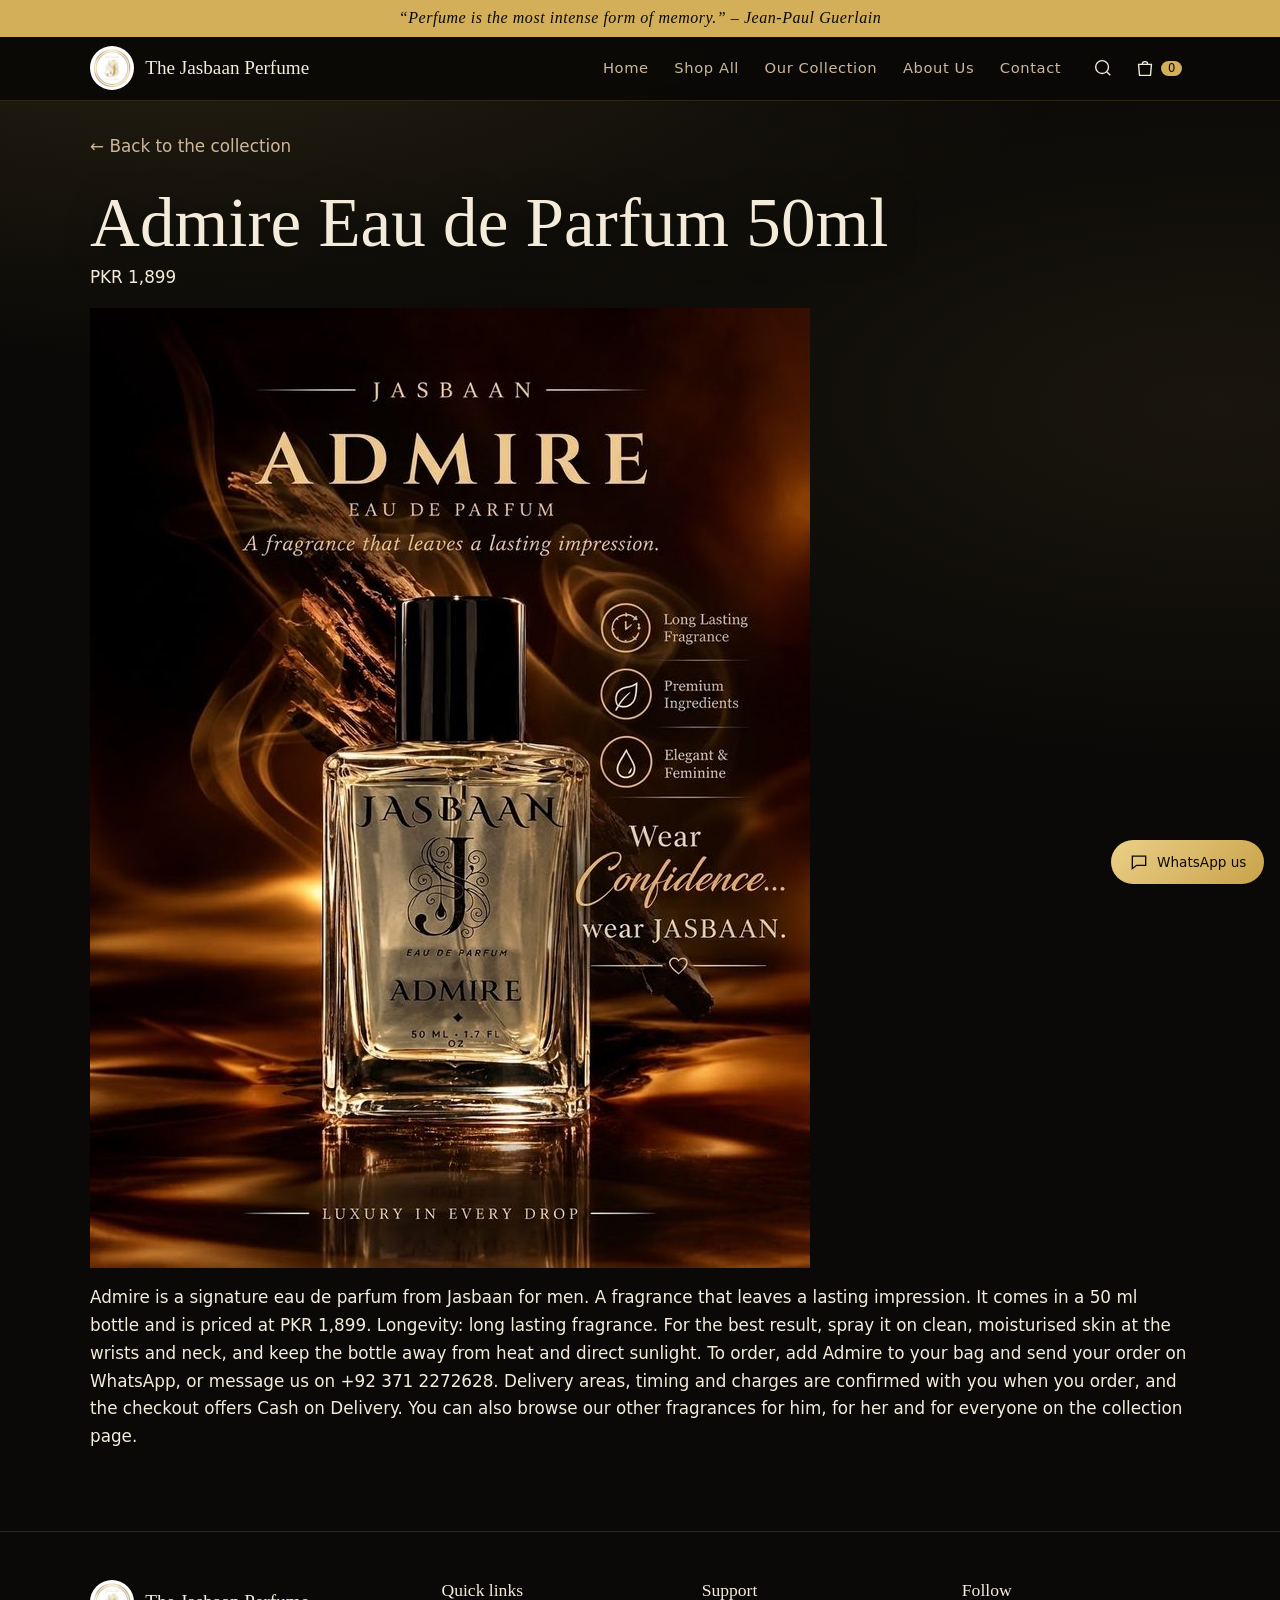
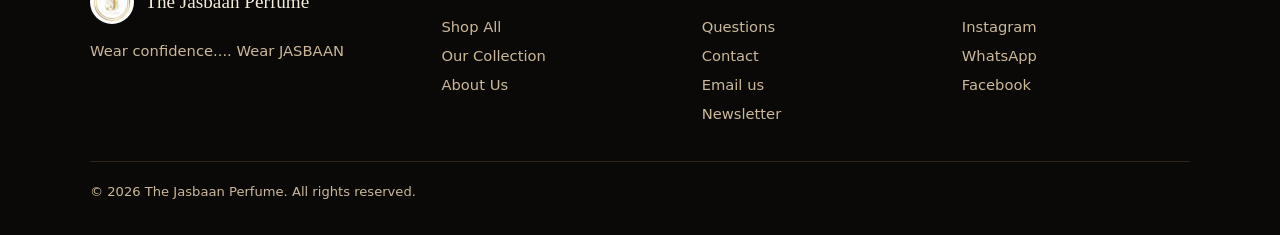
<file: admire.html>
<!DOCTYPE html>
<html lang="en">
<head>
<meta charset="utf-8">
<meta http-equiv="Content-Security-Policy" content="default-src 'self'; script-src 'self' 'sha256-PtdI6/36DhPdMEgjNWV5ExIEqFovVcjUHPeOyApfBhs='; style-src 'self' 'unsafe-inline' https://fonts.googleapis.com; font-src https://fonts.gstatic.com; img-src 'self' data:; media-src 'self'; connect-src https://script.google.com https://script.googleusercontent.com; object-src 'none'; base-uri 'none'; form-action 'none'">
<meta name="viewport" content="width=device-width, initial-scale=1, viewport-fit=cover">
<title>Admire Eau de Parfum 50ml | Jasbaan Perfume Pakistan</title>
<meta name="description" content="Admire eau de parfum, 50 ml, PKR 1,899. A fragrance that leaves a lasting impression. Order from The Jasbaan Perfume in Pakistan.">
<meta property="og:type" content="website">
<meta property="og:title" content="Admire Eau de Parfum 50ml | Jasbaan Perfume Pakistan">
<meta property="og:description" content="Admire eau de parfum, 50 ml, PKR 1,899. A fragrance that leaves a lasting impression. Order from The Jasbaan Perfume in Pakistan.">
<!-- Replace YOUR-DOMAIN with your real web address once hosted -->
<meta property="og:image" content="https://the-jasbaan-perfumes.vercel.app/images/admire.jpg">
<meta property="og:url" content="https://the-jasbaan-perfumes.vercel.app/admire.html">
<link rel="canonical" href="https://the-jasbaan-perfumes.vercel.app/admire.html">
<link rel="icon" href="images/logo.jpg">
<link rel="preconnect" href="https://fonts.googleapis.com"><link rel="preconnect" href="https://fonts.gstatic.com" crossorigin>
<link href="https://fonts.googleapis.com/css2?family=Bodoni+Moda:ital,opsz,wght@0,6..96,400;0,6..96,500;1,6..96,400&family=Jost:wght@300;400;500&display=swap" rel="stylesheet">
<link rel="stylesheet" href="style.css">
<script>document.documentElement.className='js'</script>
<script type="application/ld+json">{"@context": "https://schema.org", "@type": "Product", "name": "Admire Eau de Parfum 50ml", "image": "https://the-jasbaan-perfumes.vercel.app/images/admire.jpg", "description": "Admire is a signature eau de parfum from Jasbaan for men. A fragrance that leaves a lasting impression. It comes in a 50 ml bottle and is priced at PKR 1,899. Longevity: long lasting fragrance. For the best result, spray it on clean, moisturised skin at the wrists and neck, and keep the bottle away from heat and direct sunlight. To order, add Admire to your bag and send your order on WhatsApp, or message us on +92 371 2272628. Delivery areas, timing and charges are confirmed with you when you order, and the checkout offers Cash on Delivery. You can also browse our other fragrances for him, for her and for everyone on the collection page.", "brand": {"@type": "Brand", "name": "Jasbaan"}, "offers": {"@type": "Offer", "url": "https://the-jasbaan-perfumes.vercel.app/admire.html", "price": "1899", "priceCurrency": "PKR"}}</script>
</head>
<body data-product="admire">
<a class="skip" href="#pp">Skip to content</a>
<noscript><p class="ns">This store needs JavaScript. To order, message us on WhatsApp: <a href="https://wa.me/923712272628">+92 371 2272628</a>.</p></noscript>
<canvas id="dust" aria-hidden="true"></canvas><!-- gold sparkle background: delete this line to remove -->
<!-- Intro splash: delete this block to remove -->
<div id="intro">
 <div class="lg"><svg viewBox="0 0 200 200" aria-hidden="true"><circle class="r1" cx="100" cy="100" r="96"/><circle class="r2" cx="100" cy="100" r="88"/></svg><img src="images/logo.jpg" alt="Jasbaan logo"></div>
 <span>Wear confidence.... Wear JASBAAN</span>
 <button id="skip" type="button">Skip</button>
</div>
<!-- TOP BAR: famous perfume quotes rotate here. Edit QUOTES in script.js; the first one is shown below. -->
<div class="bar"><span>“Perfume is the most intense form of memory.” – Jean-Paul Guerlain</span></div>

<header class="hd">
 <div class="w nav">
  <button class="ico burger" id="burger" aria-label="Open menu" aria-expanded="false" aria-controls="menu"><svg viewBox="0 0 24 24" width="24" height="24" fill="none" stroke="currentColor" stroke-width="1.5"><path d="M3 7h18M3 12h18M3 17h18"/></svg></button>
  <a class="brand" href="index.html#top"><img src="images/logo.jpg" alt=""><span>The Jasbaan Perfume</span></a>
  <nav id="menu" aria-label="Main"><a href="index.html#top">Home</a><a href="index.html#shop">Shop All</a><a href="index.html#families">Our Collection</a><a href="index.html#story">About Us</a><a href="index.html#contact">Contact</a></nav>
  <div class="tools">
   <button class="ico" id="sbtn" aria-label="Search" aria-expanded="false"><svg viewBox="0 0 24 24" width="22" height="22" fill="none" stroke="currentColor" stroke-width="1.5"><circle cx="11" cy="11" r="7"/><path d="m20 20-4-4"/></svg></button>
   <button class="ico" id="cbtn" aria-label="Open shopping bag"><svg viewBox="0 0 24 24" width="22" height="22" fill="none" stroke="currentColor" stroke-width="1.5"><path d="M5 8h14l-1 12H6zM9 8a3 3 0 0 1 6 0"/></svg><b id="cnt">0</b></button>
  </div>
 </div>
 <div class="w srch" id="srch" hidden><input id="q" type="search" placeholder="Search fragrances" aria-label="Search fragrances"></div>
</header>

<main id="top" hidden>
 <section class="banner" aria-label="The Jasbaan collection">
  <div class="w bn">
   <div class="bn-l">
    <div class="bn-t sr"><small>LUXURY EAU DE PARFUM</small><h2>Discover Your Signature Scent</h2><p>Fragrances for him and for her, from fresh to oud.</p><a class="btn" href="index.html#shop">SHOP NOW</a></div>
    <img class="bn-shelf" src="images/banner-lineup.jpg" alt="The Jasbaan collection: seven eau de parfum bottles on white marble" width="960" height="214">
   </div>
   <figure class="bn-frame"><img class="bn-man" src="images/banner-man.jpg" alt="A man in a black suit and sunglasses from the Jasbaan Blue Sea ad" width="720" height="880"></figure>
  </div>
 </section>
 <section class="hero">
  <div class="w hg">
   <div class="sr">
    <h1>THE ART OF LEAVING AN IMPRESSION</h1>
    <p class="sub">Discover a fragrance that speaks before you do.</p>
    <p class="slogan">Wear confidence.... Wear JASBAAN</p>
    <div class="acts"><a class="btn" href="index.html#shop">SHOP COLLECTION</a><a class="btn ghost" href="index.html#story">DISCOVER JASBAAN</a></div>
   </div>
   <video class="himg" data-play muted playsinline preload="none" poster="images/hero-bottle.jpg" src="videos/liquid.mp4" aria-label="Golden liquid swirling around a Jasbaan perfume bottle"></video>
  </div>
 </section>

 <!-- Scrolling slogan strip: delete this block to remove -->
 <div class="mq" aria-hidden="true"><div><span>✦ Luxury in every drop</span><span>✦ Elegant. Timeless. Unforgettable.</span><span>✦ More than a scent. It’s a feeling.</span><span>✦ A fragrance that leaves a lasting impression.</span><span>✦ Luxury in every drop</span><span>✦ Elegant. Timeless. Unforgettable.</span><span>✦ More than a scent. It’s a feeling.</span><span>✦ A fragrance that leaves a lasting impression.</span></div></div>

 <div class="w trust sr"><div><b>9</b><span>Signature fragrances</span></div><div><b>50 ml</b><span>Eau de parfum</span></div><div><b>WhatsApp</b><span>Easy ordering</span></div><div><b>COD</b><span>Cash on delivery option</span></div></div>

 <section id="bundle" class="sec dark2"><div class="w" id="bundlebox"></div></section>

 <section id="shop" class="sec">
  <div class="w">
   <h2 class="sr">Featured Collection</h2>
   <p class="note">Browse for him, for her or for everyone. All prices are for a 50 ml eau de parfum, in Pakistani rupees.</p>
   <div class="ctl"><div class="tabs" id="tabs"></div><div class="chips" id="chips"></div>
    <select id="sort" aria-label="Sort by price"><option value="">Featured</option><option value="asc">Price: low to high</option><option value="desc">Price: high to low</option></select></div>
   <div id="grid"></div>
   <p id="none" hidden>No fragrances match your search.</p>
  </div>
 </section>

 <section id="story" class="sec ivory">
  <div class="w split">
   <div class="sr">
    <h2>MORE THAN A FRAGRANCE. A STATEMENT.</h2>
    <p>Jasbaan stands for confidence, individuality and the kind of impression people remember. It is a way of saying who you are before you say a word.</p>
    <p>Every Jasbaan fragrance is chosen to feel personal, whether you wear it every day or save it for the moments that matter.</p>
   </div>
   <img class="sr" src="images/box-gold.jpg" alt="Jasbaan Gucci Flora in a black and gold gift box with a thank-you card" loading="lazy">
  </div>
 </section>

 <section class="sec">
  <div class="w quote">
   <div class="arch sr"><video id="v2" data-play muted loop playsinline preload="none" poster="images/poster-peony.jpg" src="videos/peony.mp4" aria-label="Peony petals moving in a breeze"></video></div>
   <div class="sr"><blockquote>“Good perfume doesn’t just make you smell better, it makes you feel better.”</blockquote><p>A fragrance can’t change your past, but it can brighten your present and leave a beautiful impression on your future.</p></div>
  </div>
 </section>

 <section id="families" class="sec">
  <div class="w">
   <h2 class="sr">The Fragrance Experience</h2>
   <p class="note">General fragrance families to guide you. These are not the notes of any specific product. Edit freely.</p>
   <div class="fam sr">
    <div><h3>Woody</h3><p>Warm, grounded and quietly confident.</p></div>
    <div><h3>Floral</h3><p>Soft, expressive and timeless.</p></div>
    <div><h3>Fresh</h3><p>Clean, bright and effortless.</p></div>
    <div><h3>Amber</h3><p>Rich, glowing and enveloping.</p></div>
    <div><h3>Oriental</h3><p>Spiced, deep and unforgettable.</p></div>
   </div>
  </div>
 </section>

 <!-- WHY CHOOSE: only keep claims you can verify before publishing -->
 <section class="sec ivory">
  <div class="w">
   <h2 class="sr">Why Choose Jasbaan</h2>
   <div class="why sr">
    <div><svg viewBox="0 0 24 24" aria-hidden="true"><path d="M12 3l8 6-8 12L4 9z"/></svg><h3>Signature style</h3><p>A look and feel that is unmistakably Jasbaan.</p></div>
    <div><svg viewBox="0 0 24 24" aria-hidden="true"><path d="M12 3v18M3 12h18"/><circle cx="12" cy="12" r="4"/></svg><h3>Thoughtfully presented</h3><p>Each fragrance is presented with care.</p></div>
    <div><svg viewBox="0 0 24 24" aria-hidden="true"><rect x="4" y="9" width="16" height="11"/><path d="M12 9v11M4 13h16M12 9c-3-4-6-1-3 0M12 9c3-4 6-1 3 0"/></svg><h3>Premium gifting</h3><p>Beautiful boxes and a thank-you card.</p></div>
    <div><svg viewBox="0 0 24 24" aria-hidden="true"><path d="M4 5h16v11H9l-5 4z"/></svg><h3>Customer-focused service</h3><p>Message us any time for help choosing.</p></div>
   </div>
  </div>
 </section>

 <section class="promo">
  <img src="images/banner.jpg" alt="The Jasbaan lineup of luxury eau de parfum bottles on white marble" loading="lazy">
  <div class="pv"><video class="bgv" data-play data-clone muted loop playsinline preload="none" aria-hidden="true"></video><div class="w sr"><h2>YOUR PRESENCE. YOUR SIGNATURE.</h2><p>Find the fragrance that feels unmistakably you.</p><a class="btn" href="index.html#shop">EXPLORE THE COLLECTION</a></div></div>
 </section>

 <section class="sec">
  <div class="w revs">
   <h2 class="sr">What Customers Say</h2>
   <p class="note">Sample content. Replace with real customer reviews before publishing.</p>
   <div class="rev on"><blockquote>“A placeholder review about how the fragrance makes someone feel.”</blockquote><small>Sample customer</small></div>
   <div class="rev"><blockquote>“A placeholder review about the packaging and presentation.”</blockquote><small>Sample customer</small></div>
   <div class="rev"><blockquote>“A placeholder review about the service and delivery.”</blockquote><small>Sample customer</small></div>
   <div class="dots"><button class="btn ghost sm" id="rp" aria-label="Previous review">←</button><button class="btn ghost sm" id="rn" aria-label="Next review">→</button></div>
  </div>
 </section>

 <section id="newsletter" class="sec dark2">
  <div class="w">
   <h2 class="sr">Join the Jasbaan List</h2>
   <p class="note">We will only use your email to share news and offers. You can unsubscribe at any time. (Connect a service such as Mailchimp or Brevo for real subscriptions.)</p>
   <form class="nl" id="nl" novalidate><input id="em" type="email" placeholder="Your email address" aria-label="Email address" required maxlength="120" autocomplete="email"><button class="btn" type="submit">SUBSCRIBE</button></form>
   <p id="nlm" role="status"></p>
  </div>
 </section>

 <section id="faq" class="sec">
  <div class="w">
   <h2 class="sr">Questions</h2>
   <details><summary>How do I place an order?</summary><p>Add fragrances to your bag, choose Checkout and send your order request on WhatsApp. Your order is confirmed once we reply.</p></details>
   <details><summary>Do you deliver across Pakistan?</summary><p>[To be confirmed] Add your delivery areas, timings and fees here.</p></details>
   <details><summary>What payment options are available?</summary><p>Cash on Delivery is the default option at checkout. [Other payment methods to be confirmed]</p></details>
   <details><summary>What is your returns and exchange policy?</summary><p>[To be confirmed] Add your return and exchange terms here.</p></details>
   <details><summary>How do I choose a fragrance?</summary><p>Start with the family you are drawn to: floral, fresh, oud or something that simply feels like you. Message us on WhatsApp and we will help you choose.</p></details>
  </div>
 </section>

 <section id="contact" class="sec dark2">
  <div class="w">
   <h2 class="sr">Contact</h2>
   <ul class="ct">
    <li>WhatsApp: <a href="https://wa.me/923712272628" target="_blank" rel="noopener noreferrer">+92 371 2272628</a></li>
    <li>Instagram: <a href="https://www.instagram.com/the_jasbaan_perfumes" target="_blank" rel="noopener noreferrer">@the_jasbaan_perfumes</a></li>
    <li>Facebook: <a href="https://www.facebook.com/share/18ap85P8Tk/" target="_blank" rel="noopener noreferrer">Our Facebook page</a></li>
    <li>Email: <a href="mailto:thejasbaanperfumes@gmail.com">thejasbaanperfumes@gmail.com</a></li>
    <li>Address: [add your business address]</li>
   </ul>
  </div>
 </section>

 <section class="sec ig"><div class="w"><h2>Follow us on Instagram</h2><p class="note">See our fragrances and updates on @the_jasbaan_perfumes.</p><a class="btn" href="https://www.instagram.com/the_jasbaan_perfumes" target="_blank" rel="noopener noreferrer">FOLLOW ON INSTAGRAM</a></div></section>
</main>
<div id="pp"><div class="w pg"><a class="back" href="index.html#shop">← Back to the collection</a><h1>Admire Eau de Parfum 50ml</h1><p class="pr">PKR 1,899</p><img src="images/admire.jpg" alt="Admire Eau de Parfum 50ml by Jasbaan Perfume Pakistan"><p>Admire is a signature eau de parfum from Jasbaan for men. A fragrance that leaves a lasting impression. It comes in a 50 ml bottle and is priced at PKR 1,899. Longevity: long lasting fragrance. For the best result, spray it on clean, moisturised skin at the wrists and neck, and keep the bottle away from heat and direct sunlight. To order, add Admire to your bag and send your order on WhatsApp, or message us on +92 371 2272628. Delivery areas, timing and charges are confirmed with you when you order, and the checkout offers Cash on Delivery. You can also browse our other fragrances for him, for her and for everyone on the collection page.</p></div></div>

<footer>
 <div class="w">
  <div class="fg">
   <div><a class="brand" href="index.html#top"><img src="images/logo.jpg" alt=""><span>The Jasbaan Perfume</span></a><p>Wear confidence.... Wear JASBAAN</p></div>
   <div><h4>Quick links</h4><a href="index.html#shop">Shop All</a><a href="index.html#families">Our Collection</a><a href="index.html#story">About Us</a></div>
   <div><h4>Support</h4><a href="index.html#faq">Questions</a><a href="index.html#contact">Contact</a><a href="mailto:thejasbaanperfumes@gmail.com">Email us</a><a href="index.html#newsletter">Newsletter</a></div>
   <div><h4>Follow</h4><a href="https://www.instagram.com/the_jasbaan_perfumes" target="_blank" rel="noopener noreferrer">Instagram</a><a href="https://wa.me/923712272628" target="_blank" rel="noopener noreferrer">WhatsApp</a><a href="https://www.facebook.com/share/18ap85P8Tk/" target="_blank" rel="noopener noreferrer">Facebook</a></div>
  </div>
  <p class="copy">© 2026 The Jasbaan Perfume. All rights reserved.</p>
 </div>
</footer>

<a class="wa" href="https://wa.me/923712272628?text=Hello%20Jasbaan%2C%20I%20need%20help%20choosing%20a%20fragrance" target="_blank" rel="noopener noreferrer" aria-label="Chat on WhatsApp"><svg viewBox="0 0 24 24" aria-hidden="true"><path d="M4 5h16v11H9l-5 4z"/></svg><span>WhatsApp us</span></a>
<div id="ov"></div>
<aside id="cart" aria-label="Shopping bag" aria-hidden="true">
 <div class="ch"><h2>Your Bag</h2><button class="ico" id="cclose" aria-label="Close bag">×</button></div>
 <div id="items"></div>
 <div class="tot"><span>Subtotal</span><b id="sub">PKR 0</b></div>
 <button class="btn" id="chk">CHECKOUT</button>
</aside>
<dialog id="modal" aria-label="Details"></dialog>
<div id="toast" role="status" aria-live="polite"></div>
<script src="script.js"></script>
</body>
</html>
</file>
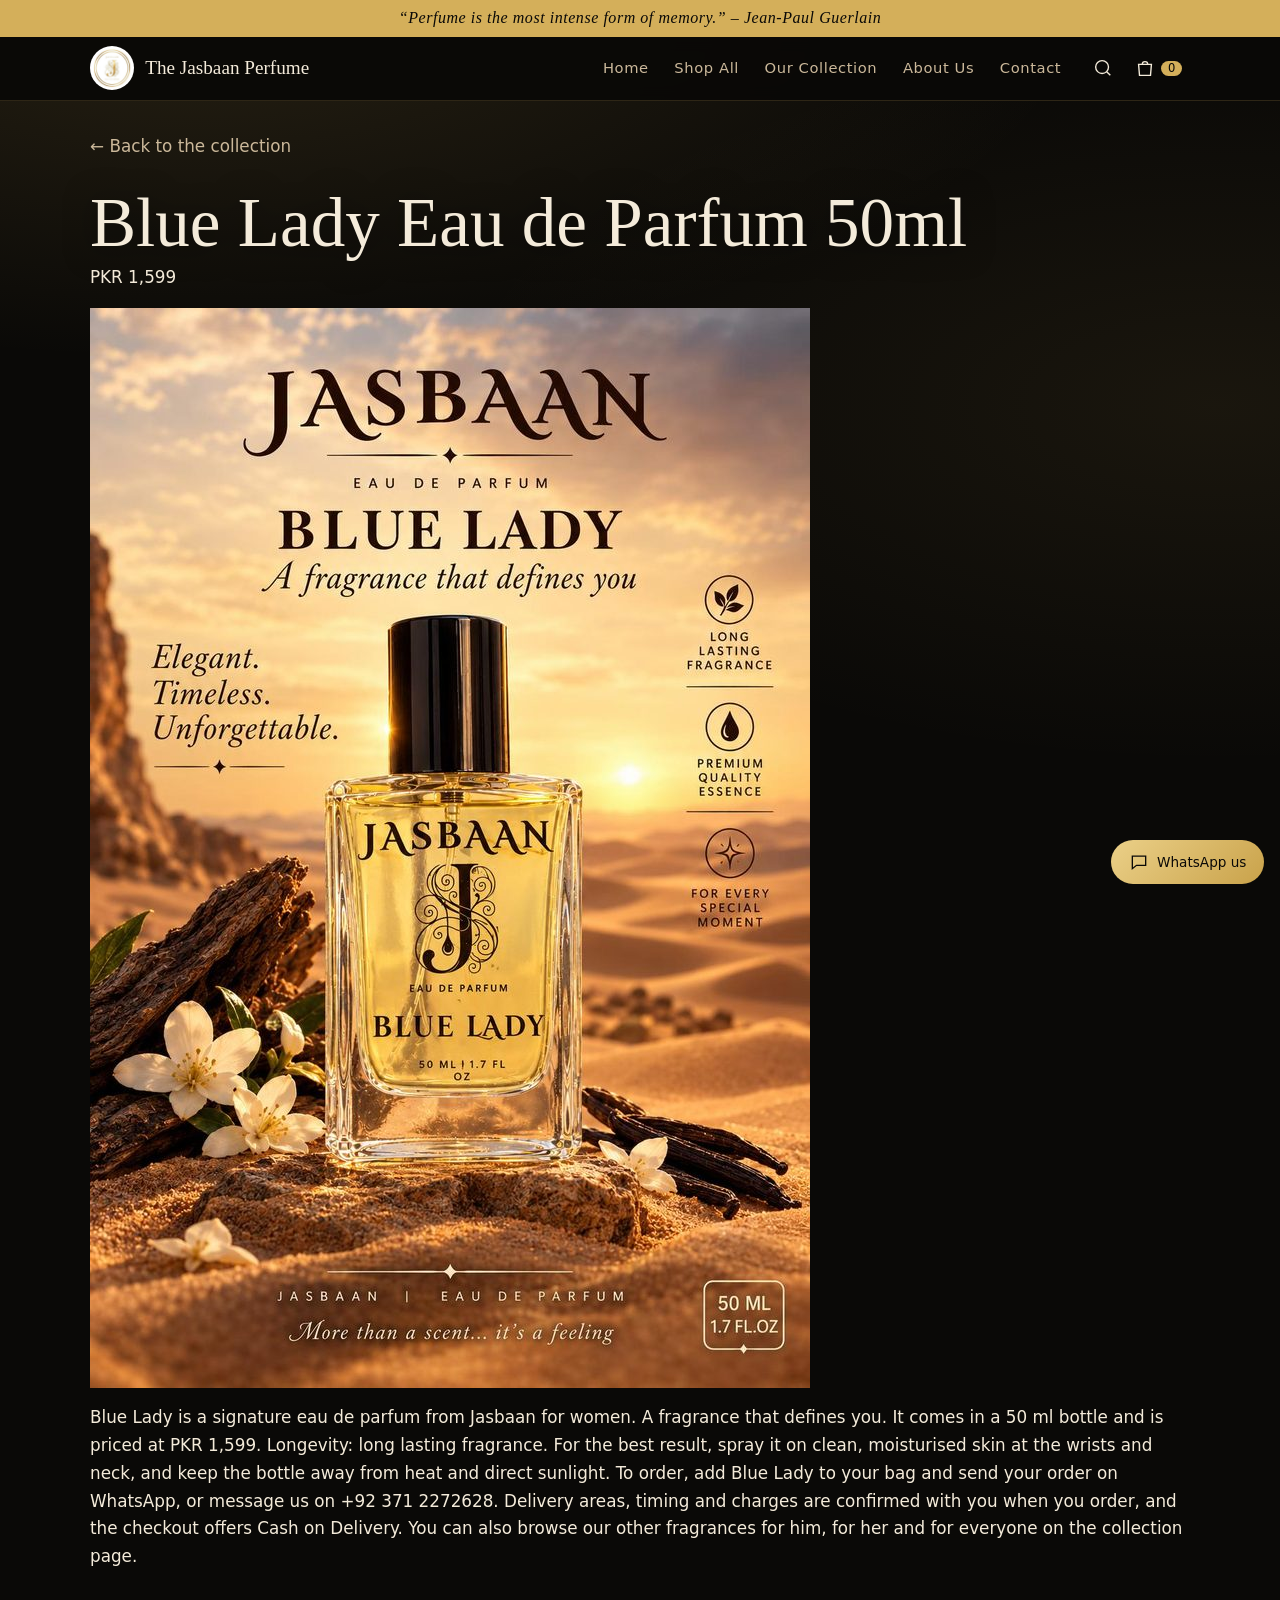
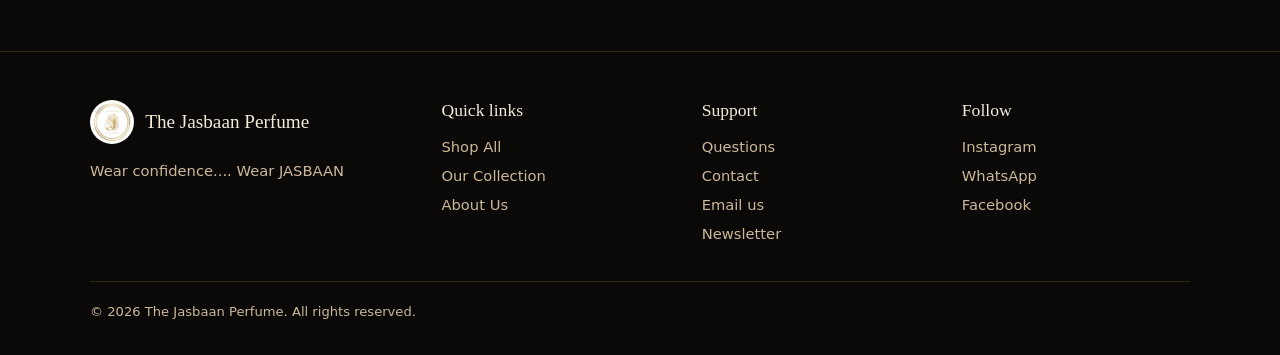
<file: blue-lady.html>
<!DOCTYPE html>
<html lang="en">
<head>
<meta charset="utf-8">
<meta http-equiv="Content-Security-Policy" content="default-src 'self'; script-src 'self' 'sha256-PtdI6/36DhPdMEgjNWV5ExIEqFovVcjUHPeOyApfBhs='; style-src 'self' 'unsafe-inline' https://fonts.googleapis.com; font-src https://fonts.gstatic.com; img-src 'self' data:; media-src 'self'; connect-src https://script.google.com https://script.googleusercontent.com; object-src 'none'; base-uri 'none'; form-action 'none'">
<meta name="viewport" content="width=device-width, initial-scale=1, viewport-fit=cover">
<title>Blue Lady Eau de Parfum 50ml | Jasbaan Perfume Pakistan</title>
<meta name="description" content="Blue Lady eau de parfum, 50 ml, PKR 1,599. A fragrance that defines you. Order from The Jasbaan Perfume in Pakistan.">
<meta property="og:type" content="website">
<meta property="og:title" content="Blue Lady Eau de Parfum 50ml | Jasbaan Perfume Pakistan">
<meta property="og:description" content="Blue Lady eau de parfum, 50 ml, PKR 1,599. A fragrance that defines you. Order from The Jasbaan Perfume in Pakistan.">
<!-- Replace YOUR-DOMAIN with your real web address once hosted -->
<meta property="og:image" content="https://the-jasbaan-perfumes.vercel.app/images/blue-lady.jpg">
<meta property="og:url" content="https://the-jasbaan-perfumes.vercel.app/blue-lady.html">
<link rel="canonical" href="https://the-jasbaan-perfumes.vercel.app/blue-lady.html">
<link rel="icon" href="images/logo.jpg">
<link rel="preconnect" href="https://fonts.googleapis.com"><link rel="preconnect" href="https://fonts.gstatic.com" crossorigin>
<link href="https://fonts.googleapis.com/css2?family=Bodoni+Moda:ital,opsz,wght@0,6..96,400;0,6..96,500;1,6..96,400&family=Jost:wght@300;400;500&display=swap" rel="stylesheet">
<link rel="stylesheet" href="style.css">
<script>document.documentElement.className='js'</script>
<script type="application/ld+json">{"@context": "https://schema.org", "@type": "Product", "name": "Blue Lady Eau de Parfum 50ml", "image": "https://the-jasbaan-perfumes.vercel.app/images/blue-lady.jpg", "description": "Blue Lady is a signature eau de parfum from Jasbaan for women. A fragrance that defines you. It comes in a 50 ml bottle and is priced at PKR 1,599. Longevity: long lasting fragrance. For the best result, spray it on clean, moisturised skin at the wrists and neck, and keep the bottle away from heat and direct sunlight. To order, add Blue Lady to your bag and send your order on WhatsApp, or message us on +92 371 2272628. Delivery areas, timing and charges are confirmed with you when you order, and the checkout offers Cash on Delivery. You can also browse our other fragrances for him, for her and for everyone on the collection page.", "brand": {"@type": "Brand", "name": "Jasbaan"}, "offers": {"@type": "Offer", "url": "https://the-jasbaan-perfumes.vercel.app/blue-lady.html", "price": "1599", "priceCurrency": "PKR"}}</script>
</head>
<body data-product="blue-lady">
<a class="skip" href="#pp">Skip to content</a>
<noscript><p class="ns">This store needs JavaScript. To order, message us on WhatsApp: <a href="https://wa.me/923712272628">+92 371 2272628</a>.</p></noscript>
<canvas id="dust" aria-hidden="true"></canvas><!-- gold sparkle background: delete this line to remove -->
<!-- Intro splash: delete this block to remove -->
<div id="intro">
 <div class="lg"><svg viewBox="0 0 200 200" aria-hidden="true"><circle class="r1" cx="100" cy="100" r="96"/><circle class="r2" cx="100" cy="100" r="88"/></svg><img src="images/logo.jpg" alt="Jasbaan logo"></div>
 <span>Wear confidence.... Wear JASBAAN</span>
 <button id="skip" type="button">Skip</button>
</div>
<!-- TOP BAR: famous perfume quotes rotate here. Edit QUOTES in script.js; the first one is shown below. -->
<div class="bar"><span>“Perfume is the most intense form of memory.” – Jean-Paul Guerlain</span></div>

<header class="hd">
 <div class="w nav">
  <button class="ico burger" id="burger" aria-label="Open menu" aria-expanded="false" aria-controls="menu"><svg viewBox="0 0 24 24" width="24" height="24" fill="none" stroke="currentColor" stroke-width="1.5"><path d="M3 7h18M3 12h18M3 17h18"/></svg></button>
  <a class="brand" href="index.html#top"><img src="images/logo.jpg" alt=""><span>The Jasbaan Perfume</span></a>
  <nav id="menu" aria-label="Main"><a href="index.html#top">Home</a><a href="index.html#shop">Shop All</a><a href="index.html#families">Our Collection</a><a href="index.html#story">About Us</a><a href="index.html#contact">Contact</a></nav>
  <div class="tools">
   <button class="ico" id="sbtn" aria-label="Search" aria-expanded="false"><svg viewBox="0 0 24 24" width="22" height="22" fill="none" stroke="currentColor" stroke-width="1.5"><circle cx="11" cy="11" r="7"/><path d="m20 20-4-4"/></svg></button>
   <button class="ico" id="cbtn" aria-label="Open shopping bag"><svg viewBox="0 0 24 24" width="22" height="22" fill="none" stroke="currentColor" stroke-width="1.5"><path d="M5 8h14l-1 12H6zM9 8a3 3 0 0 1 6 0"/></svg><b id="cnt">0</b></button>
  </div>
 </div>
 <div class="w srch" id="srch" hidden><input id="q" type="search" placeholder="Search fragrances" aria-label="Search fragrances"></div>
</header>

<main id="top" hidden>
 <section class="banner" aria-label="The Jasbaan collection">
  <div class="w bn">
   <div class="bn-l">
    <div class="bn-t sr"><small>LUXURY EAU DE PARFUM</small><h2>Discover Your Signature Scent</h2><p>Fragrances for him and for her, from fresh to oud.</p><a class="btn" href="index.html#shop">SHOP NOW</a></div>
    <img class="bn-shelf" src="images/banner-lineup.jpg" alt="The Jasbaan collection: seven eau de parfum bottles on white marble" width="960" height="214">
   </div>
   <figure class="bn-frame"><img class="bn-man" src="images/banner-man.jpg" alt="A man in a black suit and sunglasses from the Jasbaan Blue Sea ad" width="720" height="880"></figure>
  </div>
 </section>
 <section class="hero">
  <div class="w hg">
   <div class="sr">
    <h1>THE ART OF LEAVING AN IMPRESSION</h1>
    <p class="sub">Discover a fragrance that speaks before you do.</p>
    <p class="slogan">Wear confidence.... Wear JASBAAN</p>
    <div class="acts"><a class="btn" href="index.html#shop">SHOP COLLECTION</a><a class="btn ghost" href="index.html#story">DISCOVER JASBAAN</a></div>
   </div>
   <video class="himg" data-play muted playsinline preload="none" poster="images/hero-bottle.jpg" src="videos/liquid.mp4" aria-label="Golden liquid swirling around a Jasbaan perfume bottle"></video>
  </div>
 </section>

 <!-- Scrolling slogan strip: delete this block to remove -->
 <div class="mq" aria-hidden="true"><div><span>✦ Luxury in every drop</span><span>✦ Elegant. Timeless. Unforgettable.</span><span>✦ More than a scent. It’s a feeling.</span><span>✦ A fragrance that leaves a lasting impression.</span><span>✦ Luxury in every drop</span><span>✦ Elegant. Timeless. Unforgettable.</span><span>✦ More than a scent. It’s a feeling.</span><span>✦ A fragrance that leaves a lasting impression.</span></div></div>

 <div class="w trust sr"><div><b>9</b><span>Signature fragrances</span></div><div><b>50 ml</b><span>Eau de parfum</span></div><div><b>WhatsApp</b><span>Easy ordering</span></div><div><b>COD</b><span>Cash on delivery option</span></div></div>

 <section id="bundle" class="sec dark2"><div class="w" id="bundlebox"></div></section>

 <section id="shop" class="sec">
  <div class="w">
   <h2 class="sr">Featured Collection</h2>
   <p class="note">Browse for him, for her or for everyone. All prices are for a 50 ml eau de parfum, in Pakistani rupees.</p>
   <div class="ctl"><div class="tabs" id="tabs"></div><div class="chips" id="chips"></div>
    <select id="sort" aria-label="Sort by price"><option value="">Featured</option><option value="asc">Price: low to high</option><option value="desc">Price: high to low</option></select></div>
   <div id="grid"></div>
   <p id="none" hidden>No fragrances match your search.</p>
  </div>
 </section>

 <section id="story" class="sec ivory">
  <div class="w split">
   <div class="sr">
    <h2>MORE THAN A FRAGRANCE. A STATEMENT.</h2>
    <p>Jasbaan stands for confidence, individuality and the kind of impression people remember. It is a way of saying who you are before you say a word.</p>
    <p>Every Jasbaan fragrance is chosen to feel personal, whether you wear it every day or save it for the moments that matter.</p>
   </div>
   <img class="sr" src="images/box-gold.jpg" alt="Jasbaan Gucci Flora in a black and gold gift box with a thank-you card" loading="lazy">
  </div>
 </section>

 <section class="sec">
  <div class="w quote">
   <div class="arch sr"><video id="v2" data-play muted loop playsinline preload="none" poster="images/poster-peony.jpg" src="videos/peony.mp4" aria-label="Peony petals moving in a breeze"></video></div>
   <div class="sr"><blockquote>“Good perfume doesn’t just make you smell better, it makes you feel better.”</blockquote><p>A fragrance can’t change your past, but it can brighten your present and leave a beautiful impression on your future.</p></div>
  </div>
 </section>

 <section id="families" class="sec">
  <div class="w">
   <h2 class="sr">The Fragrance Experience</h2>
   <p class="note">General fragrance families to guide you. These are not the notes of any specific product. Edit freely.</p>
   <div class="fam sr">
    <div><h3>Woody</h3><p>Warm, grounded and quietly confident.</p></div>
    <div><h3>Floral</h3><p>Soft, expressive and timeless.</p></div>
    <div><h3>Fresh</h3><p>Clean, bright and effortless.</p></div>
    <div><h3>Amber</h3><p>Rich, glowing and enveloping.</p></div>
    <div><h3>Oriental</h3><p>Spiced, deep and unforgettable.</p></div>
   </div>
  </div>
 </section>

 <!-- WHY CHOOSE: only keep claims you can verify before publishing -->
 <section class="sec ivory">
  <div class="w">
   <h2 class="sr">Why Choose Jasbaan</h2>
   <div class="why sr">
    <div><svg viewBox="0 0 24 24" aria-hidden="true"><path d="M12 3l8 6-8 12L4 9z"/></svg><h3>Signature style</h3><p>A look and feel that is unmistakably Jasbaan.</p></div>
    <div><svg viewBox="0 0 24 24" aria-hidden="true"><path d="M12 3v18M3 12h18"/><circle cx="12" cy="12" r="4"/></svg><h3>Thoughtfully presented</h3><p>Each fragrance is presented with care.</p></div>
    <div><svg viewBox="0 0 24 24" aria-hidden="true"><rect x="4" y="9" width="16" height="11"/><path d="M12 9v11M4 13h16M12 9c-3-4-6-1-3 0M12 9c3-4 6-1 3 0"/></svg><h3>Premium gifting</h3><p>Beautiful boxes and a thank-you card.</p></div>
    <div><svg viewBox="0 0 24 24" aria-hidden="true"><path d="M4 5h16v11H9l-5 4z"/></svg><h3>Customer-focused service</h3><p>Message us any time for help choosing.</p></div>
   </div>
  </div>
 </section>

 <section class="promo">
  <img src="images/banner.jpg" alt="The Jasbaan lineup of luxury eau de parfum bottles on white marble" loading="lazy">
  <div class="pv"><video class="bgv" data-play data-clone muted loop playsinline preload="none" aria-hidden="true"></video><div class="w sr"><h2>YOUR PRESENCE. YOUR SIGNATURE.</h2><p>Find the fragrance that feels unmistakably you.</p><a class="btn" href="index.html#shop">EXPLORE THE COLLECTION</a></div></div>
 </section>

 <section class="sec">
  <div class="w revs">
   <h2 class="sr">What Customers Say</h2>
   <p class="note">Sample content. Replace with real customer reviews before publishing.</p>
   <div class="rev on"><blockquote>“A placeholder review about how the fragrance makes someone feel.”</blockquote><small>Sample customer</small></div>
   <div class="rev"><blockquote>“A placeholder review about the packaging and presentation.”</blockquote><small>Sample customer</small></div>
   <div class="rev"><blockquote>“A placeholder review about the service and delivery.”</blockquote><small>Sample customer</small></div>
   <div class="dots"><button class="btn ghost sm" id="rp" aria-label="Previous review">←</button><button class="btn ghost sm" id="rn" aria-label="Next review">→</button></div>
  </div>
 </section>

 <section id="newsletter" class="sec dark2">
  <div class="w">
   <h2 class="sr">Join the Jasbaan List</h2>
   <p class="note">We will only use your email to share news and offers. You can unsubscribe at any time. (Connect a service such as Mailchimp or Brevo for real subscriptions.)</p>
   <form class="nl" id="nl" novalidate><input id="em" type="email" placeholder="Your email address" aria-label="Email address" required maxlength="120" autocomplete="email"><button class="btn" type="submit">SUBSCRIBE</button></form>
   <p id="nlm" role="status"></p>
  </div>
 </section>

 <section id="faq" class="sec">
  <div class="w">
   <h2 class="sr">Questions</h2>
   <details><summary>How do I place an order?</summary><p>Add fragrances to your bag, choose Checkout and send your order request on WhatsApp. Your order is confirmed once we reply.</p></details>
   <details><summary>Do you deliver across Pakistan?</summary><p>[To be confirmed] Add your delivery areas, timings and fees here.</p></details>
   <details><summary>What payment options are available?</summary><p>Cash on Delivery is the default option at checkout. [Other payment methods to be confirmed]</p></details>
   <details><summary>What is your returns and exchange policy?</summary><p>[To be confirmed] Add your return and exchange terms here.</p></details>
   <details><summary>How do I choose a fragrance?</summary><p>Start with the family you are drawn to: floral, fresh, oud or something that simply feels like you. Message us on WhatsApp and we will help you choose.</p></details>
  </div>
 </section>

 <section id="contact" class="sec dark2">
  <div class="w">
   <h2 class="sr">Contact</h2>
   <ul class="ct">
    <li>WhatsApp: <a href="https://wa.me/923712272628" target="_blank" rel="noopener noreferrer">+92 371 2272628</a></li>
    <li>Instagram: <a href="https://www.instagram.com/the_jasbaan_perfumes" target="_blank" rel="noopener noreferrer">@the_jasbaan_perfumes</a></li>
    <li>Facebook: <a href="https://www.facebook.com/share/18ap85P8Tk/" target="_blank" rel="noopener noreferrer">Our Facebook page</a></li>
    <li>Email: <a href="mailto:thejasbaanperfumes@gmail.com">thejasbaanperfumes@gmail.com</a></li>
    <li>Address: [add your business address]</li>
   </ul>
  </div>
 </section>

 <section class="sec ig"><div class="w"><h2>Follow us on Instagram</h2><p class="note">See our fragrances and updates on @the_jasbaan_perfumes.</p><a class="btn" href="https://www.instagram.com/the_jasbaan_perfumes" target="_blank" rel="noopener noreferrer">FOLLOW ON INSTAGRAM</a></div></section>
</main>
<div id="pp"><div class="w pg"><a class="back" href="index.html#shop">← Back to the collection</a><h1>Blue Lady Eau de Parfum 50ml</h1><p class="pr">PKR 1,599</p><img src="images/blue-lady.jpg" alt="Blue Lady Eau de Parfum 50ml by Jasbaan Perfume Pakistan"><p>Blue Lady is a signature eau de parfum from Jasbaan for women. A fragrance that defines you. It comes in a 50 ml bottle and is priced at PKR 1,599. Longevity: long lasting fragrance. For the best result, spray it on clean, moisturised skin at the wrists and neck, and keep the bottle away from heat and direct sunlight. To order, add Blue Lady to your bag and send your order on WhatsApp, or message us on +92 371 2272628. Delivery areas, timing and charges are confirmed with you when you order, and the checkout offers Cash on Delivery. You can also browse our other fragrances for him, for her and for everyone on the collection page.</p></div></div>

<footer>
 <div class="w">
  <div class="fg">
   <div><a class="brand" href="index.html#top"><img src="images/logo.jpg" alt=""><span>The Jasbaan Perfume</span></a><p>Wear confidence.... Wear JASBAAN</p></div>
   <div><h4>Quick links</h4><a href="index.html#shop">Shop All</a><a href="index.html#families">Our Collection</a><a href="index.html#story">About Us</a></div>
   <div><h4>Support</h4><a href="index.html#faq">Questions</a><a href="index.html#contact">Contact</a><a href="mailto:thejasbaanperfumes@gmail.com">Email us</a><a href="index.html#newsletter">Newsletter</a></div>
   <div><h4>Follow</h4><a href="https://www.instagram.com/the_jasbaan_perfumes" target="_blank" rel="noopener noreferrer">Instagram</a><a href="https://wa.me/923712272628" target="_blank" rel="noopener noreferrer">WhatsApp</a><a href="https://www.facebook.com/share/18ap85P8Tk/" target="_blank" rel="noopener noreferrer">Facebook</a></div>
  </div>
  <p class="copy">© 2026 The Jasbaan Perfume. All rights reserved.</p>
 </div>
</footer>

<a class="wa" href="https://wa.me/923712272628?text=Hello%20Jasbaan%2C%20I%20need%20help%20choosing%20a%20fragrance" target="_blank" rel="noopener noreferrer" aria-label="Chat on WhatsApp"><svg viewBox="0 0 24 24" aria-hidden="true"><path d="M4 5h16v11H9l-5 4z"/></svg><span>WhatsApp us</span></a>
<div id="ov"></div>
<aside id="cart" aria-label="Shopping bag" aria-hidden="true">
 <div class="ch"><h2>Your Bag</h2><button class="ico" id="cclose" aria-label="Close bag">×</button></div>
 <div id="items"></div>
 <div class="tot"><span>Subtotal</span><b id="sub">PKR 0</b></div>
 <button class="btn" id="chk">CHECKOUT</button>
</aside>
<dialog id="modal" aria-label="Details"></dialog>
<div id="toast" role="status" aria-live="polite"></div>
<script src="script.js"></script>
</body>
</html>
</file>
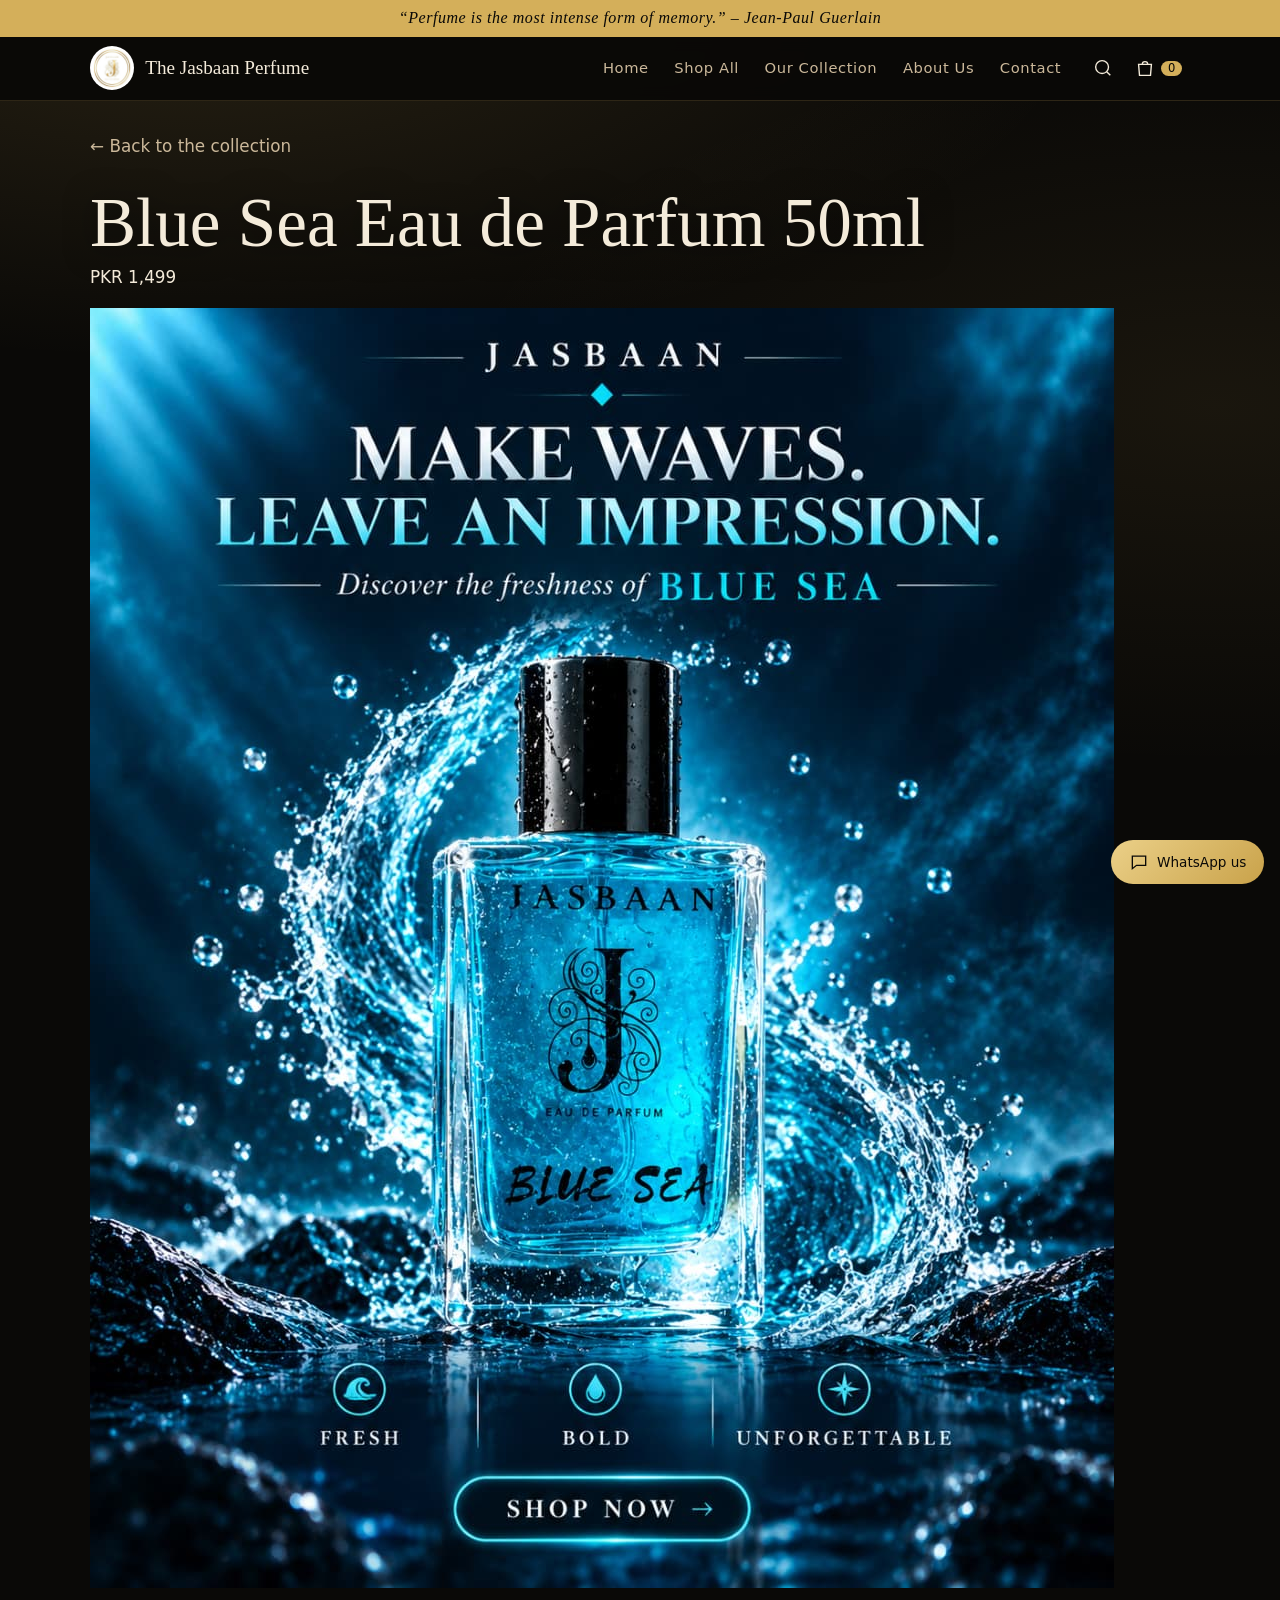
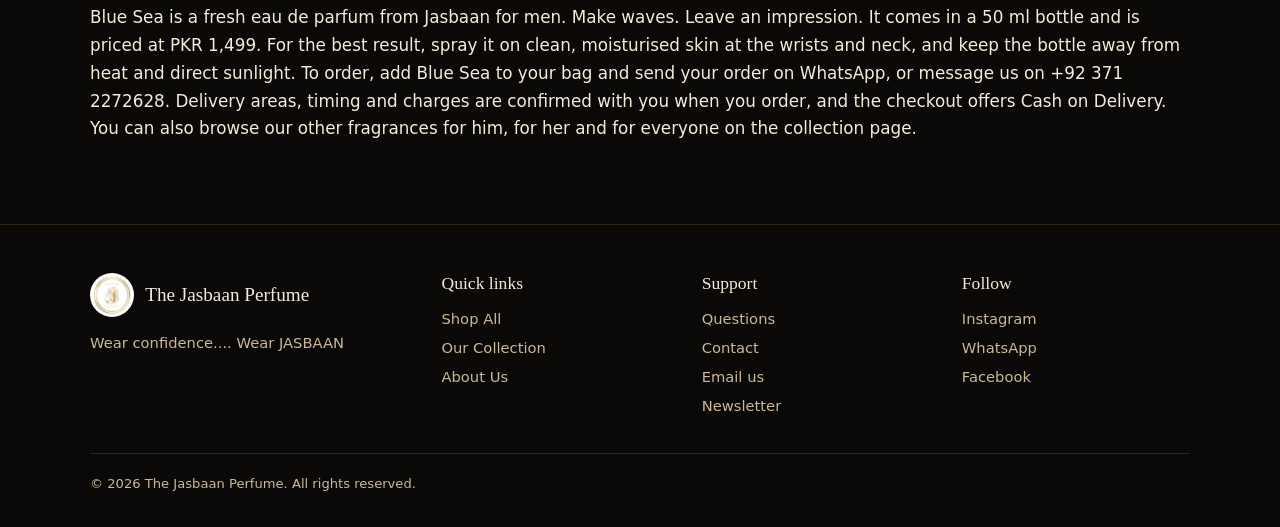
<file: blue-sea.html>
<!DOCTYPE html>
<html lang="en">
<head>
<meta charset="utf-8">
<meta http-equiv="Content-Security-Policy" content="default-src 'self'; script-src 'self' 'sha256-PtdI6/36DhPdMEgjNWV5ExIEqFovVcjUHPeOyApfBhs='; style-src 'self' 'unsafe-inline' https://fonts.googleapis.com; font-src https://fonts.gstatic.com; img-src 'self' data:; media-src 'self'; connect-src https://script.google.com https://script.googleusercontent.com; object-src 'none'; base-uri 'none'; form-action 'none'">
<meta name="viewport" content="width=device-width, initial-scale=1, viewport-fit=cover">
<title>Blue Sea Eau de Parfum 50ml | Jasbaan Perfume Pakistan</title>
<meta name="description" content="Blue Sea eau de parfum, 50 ml, PKR 1,499. Make waves. Leave an impression. Order from The Jasbaan Perfume in Pakistan.">
<meta property="og:type" content="website">
<meta property="og:title" content="Blue Sea Eau de Parfum 50ml | Jasbaan Perfume Pakistan">
<meta property="og:description" content="Blue Sea eau de parfum, 50 ml, PKR 1,499. Make waves. Leave an impression. Order from The Jasbaan Perfume in Pakistan.">
<!-- Replace YOUR-DOMAIN with your real web address once hosted -->
<meta property="og:image" content="https://the-jasbaan-perfumes.vercel.app/images/blue-sea.jpg">
<meta property="og:url" content="https://the-jasbaan-perfumes.vercel.app/blue-sea.html">
<link rel="canonical" href="https://the-jasbaan-perfumes.vercel.app/blue-sea.html">
<link rel="icon" href="images/logo.jpg">
<link rel="preconnect" href="https://fonts.googleapis.com"><link rel="preconnect" href="https://fonts.gstatic.com" crossorigin>
<link href="https://fonts.googleapis.com/css2?family=Bodoni+Moda:ital,opsz,wght@0,6..96,400;0,6..96,500;1,6..96,400&family=Jost:wght@300;400;500&display=swap" rel="stylesheet">
<link rel="stylesheet" href="style.css">
<script>document.documentElement.className='js'</script>
<script type="application/ld+json">{"@context": "https://schema.org", "@type": "Product", "name": "Blue Sea Eau de Parfum 50ml", "image": "https://the-jasbaan-perfumes.vercel.app/images/blue-sea.jpg", "description": "Blue Sea is a fresh eau de parfum from Jasbaan for men. Make waves. Leave an impression. It comes in a 50 ml bottle and is priced at PKR 1,499. For the best result, spray it on clean, moisturised skin at the wrists and neck, and keep the bottle away from heat and direct sunlight. To order, add Blue Sea to your bag and send your order on WhatsApp, or message us on +92 371 2272628. Delivery areas, timing and charges are confirmed with you when you order, and the checkout offers Cash on Delivery. You can also browse our other fragrances for him, for her and for everyone on the collection page.", "brand": {"@type": "Brand", "name": "Jasbaan"}, "offers": {"@type": "Offer", "url": "https://the-jasbaan-perfumes.vercel.app/blue-sea.html", "price": "1499", "priceCurrency": "PKR"}}</script>
</head>
<body data-product="blue-sea">
<a class="skip" href="#pp">Skip to content</a>
<noscript><p class="ns">This store needs JavaScript. To order, message us on WhatsApp: <a href="https://wa.me/923712272628">+92 371 2272628</a>.</p></noscript>
<canvas id="dust" aria-hidden="true"></canvas><!-- gold sparkle background: delete this line to remove -->
<!-- Intro splash: delete this block to remove -->
<div id="intro">
 <div class="lg"><svg viewBox="0 0 200 200" aria-hidden="true"><circle class="r1" cx="100" cy="100" r="96"/><circle class="r2" cx="100" cy="100" r="88"/></svg><img src="images/logo.jpg" alt="Jasbaan logo"></div>
 <span>Wear confidence.... Wear JASBAAN</span>
 <button id="skip" type="button">Skip</button>
</div>
<!-- TOP BAR: famous perfume quotes rotate here. Edit QUOTES in script.js; the first one is shown below. -->
<div class="bar"><span>“Perfume is the most intense form of memory.” – Jean-Paul Guerlain</span></div>

<header class="hd">
 <div class="w nav">
  <button class="ico burger" id="burger" aria-label="Open menu" aria-expanded="false" aria-controls="menu"><svg viewBox="0 0 24 24" width="24" height="24" fill="none" stroke="currentColor" stroke-width="1.5"><path d="M3 7h18M3 12h18M3 17h18"/></svg></button>
  <a class="brand" href="index.html#top"><img src="images/logo.jpg" alt=""><span>The Jasbaan Perfume</span></a>
  <nav id="menu" aria-label="Main"><a href="index.html#top">Home</a><a href="index.html#shop">Shop All</a><a href="index.html#families">Our Collection</a><a href="index.html#story">About Us</a><a href="index.html#contact">Contact</a></nav>
  <div class="tools">
   <button class="ico" id="sbtn" aria-label="Search" aria-expanded="false"><svg viewBox="0 0 24 24" width="22" height="22" fill="none" stroke="currentColor" stroke-width="1.5"><circle cx="11" cy="11" r="7"/><path d="m20 20-4-4"/></svg></button>
   <button class="ico" id="cbtn" aria-label="Open shopping bag"><svg viewBox="0 0 24 24" width="22" height="22" fill="none" stroke="currentColor" stroke-width="1.5"><path d="M5 8h14l-1 12H6zM9 8a3 3 0 0 1 6 0"/></svg><b id="cnt">0</b></button>
  </div>
 </div>
 <div class="w srch" id="srch" hidden><input id="q" type="search" placeholder="Search fragrances" aria-label="Search fragrances"></div>
</header>

<main id="top" hidden>
 <section class="banner" aria-label="The Jasbaan collection">
  <div class="w bn">
   <div class="bn-l">
    <div class="bn-t sr"><small>LUXURY EAU DE PARFUM</small><h2>Discover Your Signature Scent</h2><p>Fragrances for him and for her, from fresh to oud.</p><a class="btn" href="index.html#shop">SHOP NOW</a></div>
    <img class="bn-shelf" src="images/banner-lineup.jpg" alt="The Jasbaan collection: seven eau de parfum bottles on white marble" width="960" height="214">
   </div>
   <figure class="bn-frame"><img class="bn-man" src="images/banner-man.jpg" alt="A man in a black suit and sunglasses from the Jasbaan Blue Sea ad" width="720" height="880"></figure>
  </div>
 </section>
 <section class="hero">
  <div class="w hg">
   <div class="sr">
    <h1>THE ART OF LEAVING AN IMPRESSION</h1>
    <p class="sub">Discover a fragrance that speaks before you do.</p>
    <p class="slogan">Wear confidence.... Wear JASBAAN</p>
    <div class="acts"><a class="btn" href="index.html#shop">SHOP COLLECTION</a><a class="btn ghost" href="index.html#story">DISCOVER JASBAAN</a></div>
   </div>
   <video class="himg" data-play muted playsinline preload="none" poster="images/hero-bottle.jpg" src="videos/liquid.mp4" aria-label="Golden liquid swirling around a Jasbaan perfume bottle"></video>
  </div>
 </section>

 <!-- Scrolling slogan strip: delete this block to remove -->
 <div class="mq" aria-hidden="true"><div><span>✦ Luxury in every drop</span><span>✦ Elegant. Timeless. Unforgettable.</span><span>✦ More than a scent. It’s a feeling.</span><span>✦ A fragrance that leaves a lasting impression.</span><span>✦ Luxury in every drop</span><span>✦ Elegant. Timeless. Unforgettable.</span><span>✦ More than a scent. It’s a feeling.</span><span>✦ A fragrance that leaves a lasting impression.</span></div></div>

 <div class="w trust sr"><div><b>9</b><span>Signature fragrances</span></div><div><b>50 ml</b><span>Eau de parfum</span></div><div><b>WhatsApp</b><span>Easy ordering</span></div><div><b>COD</b><span>Cash on delivery option</span></div></div>

 <section id="bundle" class="sec dark2"><div class="w" id="bundlebox"></div></section>

 <section id="shop" class="sec">
  <div class="w">
   <h2 class="sr">Featured Collection</h2>
   <p class="note">Browse for him, for her or for everyone. All prices are for a 50 ml eau de parfum, in Pakistani rupees.</p>
   <div class="ctl"><div class="tabs" id="tabs"></div><div class="chips" id="chips"></div>
    <select id="sort" aria-label="Sort by price"><option value="">Featured</option><option value="asc">Price: low to high</option><option value="desc">Price: high to low</option></select></div>
   <div id="grid"></div>
   <p id="none" hidden>No fragrances match your search.</p>
  </div>
 </section>

 <section id="story" class="sec ivory">
  <div class="w split">
   <div class="sr">
    <h2>MORE THAN A FRAGRANCE. A STATEMENT.</h2>
    <p>Jasbaan stands for confidence, individuality and the kind of impression people remember. It is a way of saying who you are before you say a word.</p>
    <p>Every Jasbaan fragrance is chosen to feel personal, whether you wear it every day or save it for the moments that matter.</p>
   </div>
   <img class="sr" src="images/box-gold.jpg" alt="Jasbaan Gucci Flora in a black and gold gift box with a thank-you card" loading="lazy">
  </div>
 </section>

 <section class="sec">
  <div class="w quote">
   <div class="arch sr"><video id="v2" data-play muted loop playsinline preload="none" poster="images/poster-peony.jpg" src="videos/peony.mp4" aria-label="Peony petals moving in a breeze"></video></div>
   <div class="sr"><blockquote>“Good perfume doesn’t just make you smell better, it makes you feel better.”</blockquote><p>A fragrance can’t change your past, but it can brighten your present and leave a beautiful impression on your future.</p></div>
  </div>
 </section>

 <section id="families" class="sec">
  <div class="w">
   <h2 class="sr">The Fragrance Experience</h2>
   <p class="note">General fragrance families to guide you. These are not the notes of any specific product. Edit freely.</p>
   <div class="fam sr">
    <div><h3>Woody</h3><p>Warm, grounded and quietly confident.</p></div>
    <div><h3>Floral</h3><p>Soft, expressive and timeless.</p></div>
    <div><h3>Fresh</h3><p>Clean, bright and effortless.</p></div>
    <div><h3>Amber</h3><p>Rich, glowing and enveloping.</p></div>
    <div><h3>Oriental</h3><p>Spiced, deep and unforgettable.</p></div>
   </div>
  </div>
 </section>

 <!-- WHY CHOOSE: only keep claims you can verify before publishing -->
 <section class="sec ivory">
  <div class="w">
   <h2 class="sr">Why Choose Jasbaan</h2>
   <div class="why sr">
    <div><svg viewBox="0 0 24 24" aria-hidden="true"><path d="M12 3l8 6-8 12L4 9z"/></svg><h3>Signature style</h3><p>A look and feel that is unmistakably Jasbaan.</p></div>
    <div><svg viewBox="0 0 24 24" aria-hidden="true"><path d="M12 3v18M3 12h18"/><circle cx="12" cy="12" r="4"/></svg><h3>Thoughtfully presented</h3><p>Each fragrance is presented with care.</p></div>
    <div><svg viewBox="0 0 24 24" aria-hidden="true"><rect x="4" y="9" width="16" height="11"/><path d="M12 9v11M4 13h16M12 9c-3-4-6-1-3 0M12 9c3-4 6-1 3 0"/></svg><h3>Premium gifting</h3><p>Beautiful boxes and a thank-you card.</p></div>
    <div><svg viewBox="0 0 24 24" aria-hidden="true"><path d="M4 5h16v11H9l-5 4z"/></svg><h3>Customer-focused service</h3><p>Message us any time for help choosing.</p></div>
   </div>
  </div>
 </section>

 <section class="promo">
  <img src="images/banner.jpg" alt="The Jasbaan lineup of luxury eau de parfum bottles on white marble" loading="lazy">
  <div class="pv"><video class="bgv" data-play data-clone muted loop playsinline preload="none" aria-hidden="true"></video><div class="w sr"><h2>YOUR PRESENCE. YOUR SIGNATURE.</h2><p>Find the fragrance that feels unmistakably you.</p><a class="btn" href="index.html#shop">EXPLORE THE COLLECTION</a></div></div>
 </section>

 <section class="sec">
  <div class="w revs">
   <h2 class="sr">What Customers Say</h2>
   <p class="note">Sample content. Replace with real customer reviews before publishing.</p>
   <div class="rev on"><blockquote>“A placeholder review about how the fragrance makes someone feel.”</blockquote><small>Sample customer</small></div>
   <div class="rev"><blockquote>“A placeholder review about the packaging and presentation.”</blockquote><small>Sample customer</small></div>
   <div class="rev"><blockquote>“A placeholder review about the service and delivery.”</blockquote><small>Sample customer</small></div>
   <div class="dots"><button class="btn ghost sm" id="rp" aria-label="Previous review">←</button><button class="btn ghost sm" id="rn" aria-label="Next review">→</button></div>
  </div>
 </section>

 <section id="newsletter" class="sec dark2">
  <div class="w">
   <h2 class="sr">Join the Jasbaan List</h2>
   <p class="note">We will only use your email to share news and offers. You can unsubscribe at any time. (Connect a service such as Mailchimp or Brevo for real subscriptions.)</p>
   <form class="nl" id="nl" novalidate><input id="em" type="email" placeholder="Your email address" aria-label="Email address" required maxlength="120" autocomplete="email"><button class="btn" type="submit">SUBSCRIBE</button></form>
   <p id="nlm" role="status"></p>
  </div>
 </section>

 <section id="faq" class="sec">
  <div class="w">
   <h2 class="sr">Questions</h2>
   <details><summary>How do I place an order?</summary><p>Add fragrances to your bag, choose Checkout and send your order request on WhatsApp. Your order is confirmed once we reply.</p></details>
   <details><summary>Do you deliver across Pakistan?</summary><p>[To be confirmed] Add your delivery areas, timings and fees here.</p></details>
   <details><summary>What payment options are available?</summary><p>Cash on Delivery is the default option at checkout. [Other payment methods to be confirmed]</p></details>
   <details><summary>What is your returns and exchange policy?</summary><p>[To be confirmed] Add your return and exchange terms here.</p></details>
   <details><summary>How do I choose a fragrance?</summary><p>Start with the family you are drawn to: floral, fresh, oud or something that simply feels like you. Message us on WhatsApp and we will help you choose.</p></details>
  </div>
 </section>

 <section id="contact" class="sec dark2">
  <div class="w">
   <h2 class="sr">Contact</h2>
   <ul class="ct">
    <li>WhatsApp: <a href="https://wa.me/923712272628" target="_blank" rel="noopener noreferrer">+92 371 2272628</a></li>
    <li>Instagram: <a href="https://www.instagram.com/the_jasbaan_perfumes" target="_blank" rel="noopener noreferrer">@the_jasbaan_perfumes</a></li>
    <li>Facebook: <a href="https://www.facebook.com/share/18ap85P8Tk/" target="_blank" rel="noopener noreferrer">Our Facebook page</a></li>
    <li>Email: <a href="mailto:thejasbaanperfumes@gmail.com">thejasbaanperfumes@gmail.com</a></li>
    <li>Address: [add your business address]</li>
   </ul>
  </div>
 </section>

 <section class="sec ig"><div class="w"><h2>Follow us on Instagram</h2><p class="note">See our fragrances and updates on @the_jasbaan_perfumes.</p><a class="btn" href="https://www.instagram.com/the_jasbaan_perfumes" target="_blank" rel="noopener noreferrer">FOLLOW ON INSTAGRAM</a></div></section>
</main>
<div id="pp"><div class="w pg"><a class="back" href="index.html#shop">← Back to the collection</a><h1>Blue Sea Eau de Parfum 50ml</h1><p class="pr">PKR 1,499</p><img src="images/blue-sea.jpg" alt="Blue Sea Eau de Parfum 50ml by Jasbaan Perfume Pakistan"><p>Blue Sea is a fresh eau de parfum from Jasbaan for men. Make waves. Leave an impression. It comes in a 50 ml bottle and is priced at PKR 1,499. For the best result, spray it on clean, moisturised skin at the wrists and neck, and keep the bottle away from heat and direct sunlight. To order, add Blue Sea to your bag and send your order on WhatsApp, or message us on +92 371 2272628. Delivery areas, timing and charges are confirmed with you when you order, and the checkout offers Cash on Delivery. You can also browse our other fragrances for him, for her and for everyone on the collection page.</p></div></div>

<footer>
 <div class="w">
  <div class="fg">
   <div><a class="brand" href="index.html#top"><img src="images/logo.jpg" alt=""><span>The Jasbaan Perfume</span></a><p>Wear confidence.... Wear JASBAAN</p></div>
   <div><h4>Quick links</h4><a href="index.html#shop">Shop All</a><a href="index.html#families">Our Collection</a><a href="index.html#story">About Us</a></div>
   <div><h4>Support</h4><a href="index.html#faq">Questions</a><a href="index.html#contact">Contact</a><a href="mailto:thejasbaanperfumes@gmail.com">Email us</a><a href="index.html#newsletter">Newsletter</a></div>
   <div><h4>Follow</h4><a href="https://www.instagram.com/the_jasbaan_perfumes" target="_blank" rel="noopener noreferrer">Instagram</a><a href="https://wa.me/923712272628" target="_blank" rel="noopener noreferrer">WhatsApp</a><a href="https://www.facebook.com/share/18ap85P8Tk/" target="_blank" rel="noopener noreferrer">Facebook</a></div>
  </div>
  <p class="copy">© 2026 The Jasbaan Perfume. All rights reserved.</p>
 </div>
</footer>

<a class="wa" href="https://wa.me/923712272628?text=Hello%20Jasbaan%2C%20I%20need%20help%20choosing%20a%20fragrance" target="_blank" rel="noopener noreferrer" aria-label="Chat on WhatsApp"><svg viewBox="0 0 24 24" aria-hidden="true"><path d="M4 5h16v11H9l-5 4z"/></svg><span>WhatsApp us</span></a>
<div id="ov"></div>
<aside id="cart" aria-label="Shopping bag" aria-hidden="true">
 <div class="ch"><h2>Your Bag</h2><button class="ico" id="cclose" aria-label="Close bag">×</button></div>
 <div id="items"></div>
 <div class="tot"><span>Subtotal</span><b id="sub">PKR 0</b></div>
 <button class="btn" id="chk">CHECKOUT</button>
</aside>
<dialog id="modal" aria-label="Details"></dialog>
<div id="toast" role="status" aria-live="polite"></div>
<script src="script.js"></script>
</body>
</html>
</file>
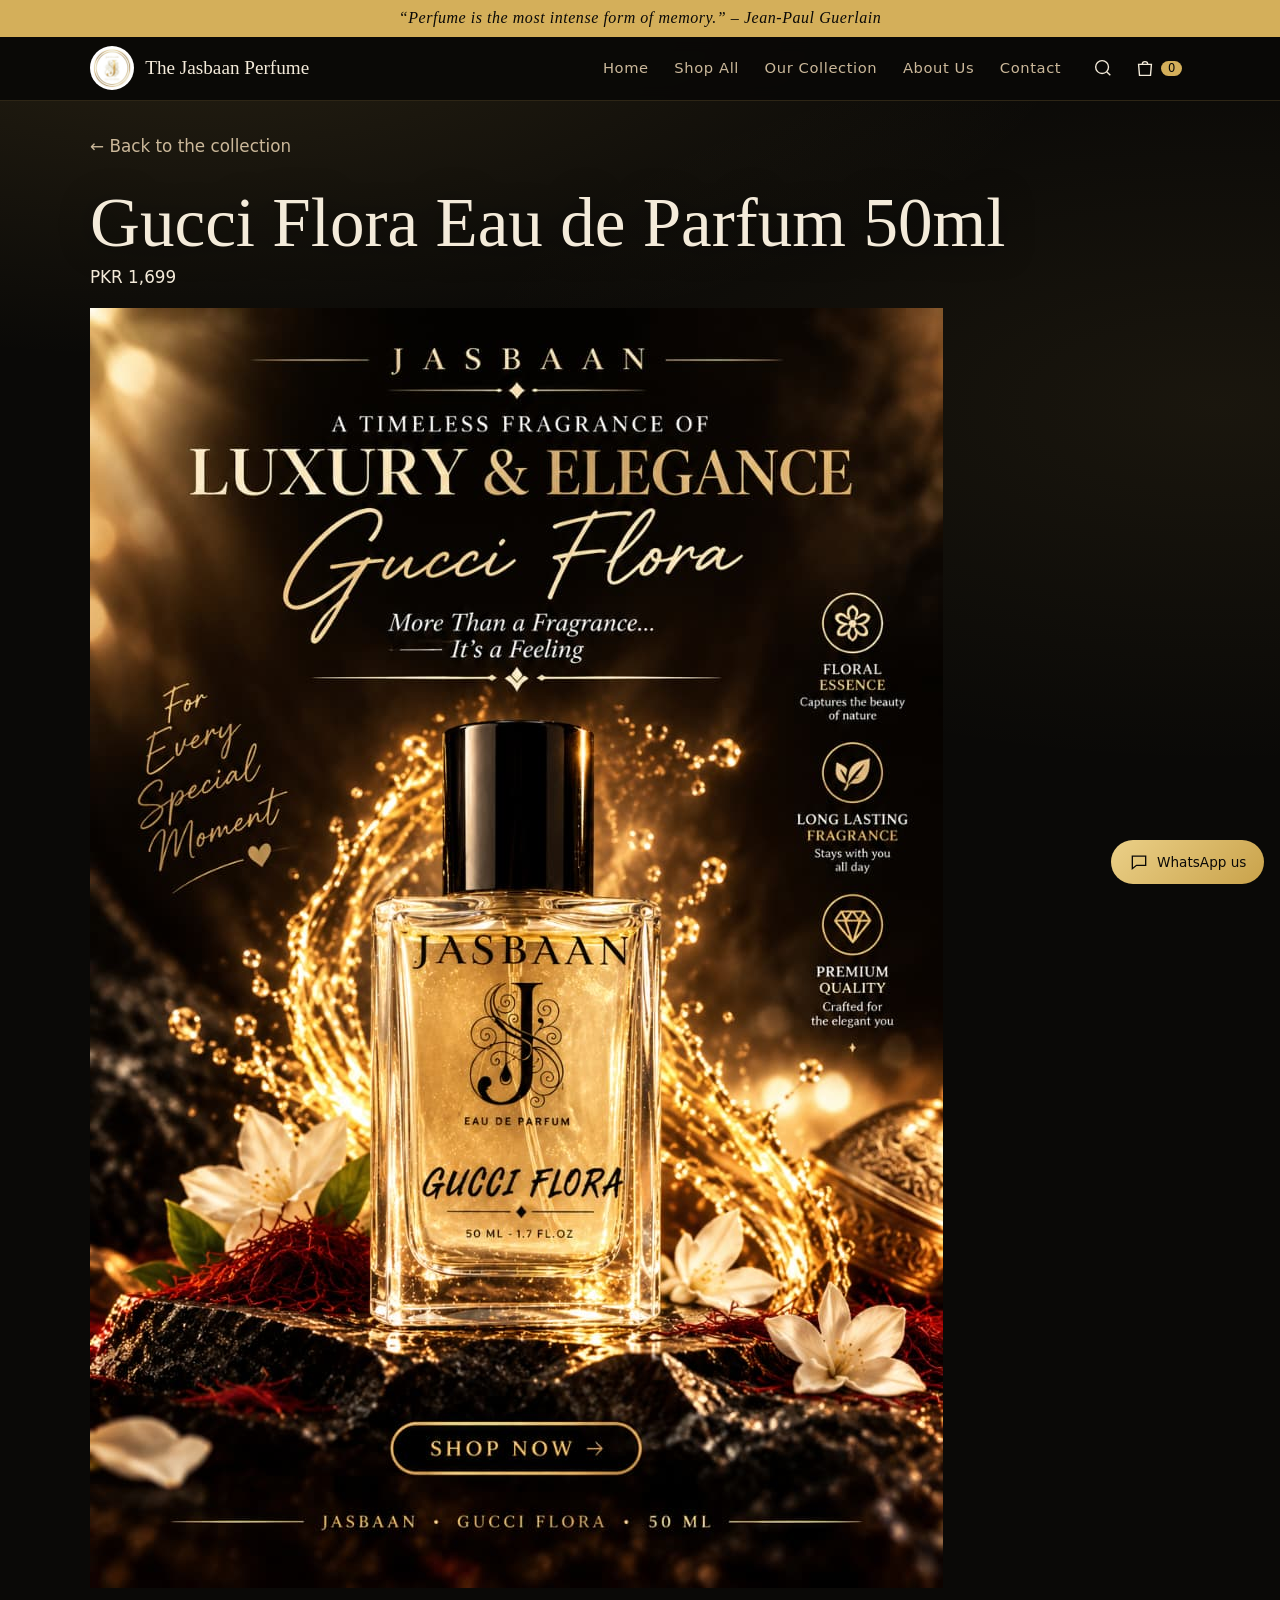
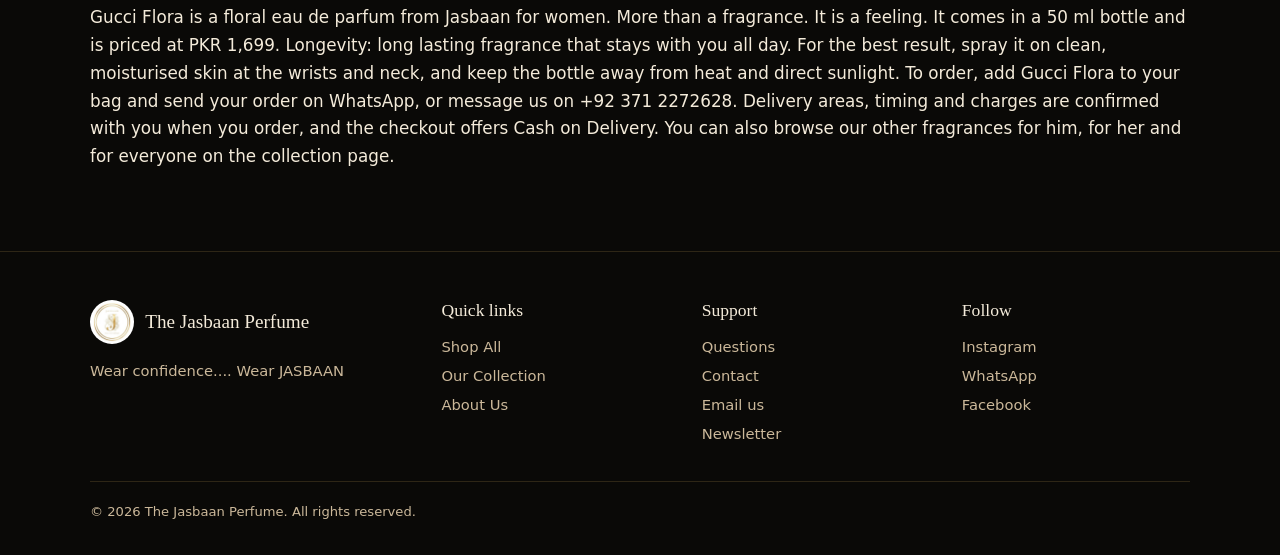
<file: gucci-flora.html>
<!DOCTYPE html>
<html lang="en">
<head>
<meta charset="utf-8">
<meta http-equiv="Content-Security-Policy" content="default-src 'self'; script-src 'self' 'sha256-PtdI6/36DhPdMEgjNWV5ExIEqFovVcjUHPeOyApfBhs='; style-src 'self' 'unsafe-inline' https://fonts.googleapis.com; font-src https://fonts.gstatic.com; img-src 'self' data:; media-src 'self'; connect-src https://script.google.com https://script.googleusercontent.com; object-src 'none'; base-uri 'none'; form-action 'none'">
<meta name="viewport" content="width=device-width, initial-scale=1, viewport-fit=cover">
<title>Gucci Flora Eau de Parfum 50ml | Jasbaan Perfume Pakistan</title>
<meta name="description" content="Gucci Flora eau de parfum, 50 ml, PKR 1,699. More than a fragrance. It is a feeling. Order from The Jasbaan Perfume in Pakistan.">
<meta property="og:type" content="website">
<meta property="og:title" content="Gucci Flora Eau de Parfum 50ml | Jasbaan Perfume Pakistan">
<meta property="og:description" content="Gucci Flora eau de parfum, 50 ml, PKR 1,699. More than a fragrance. It is a feeling. Order from The Jasbaan Perfume in Pakistan.">
<!-- Replace YOUR-DOMAIN with your real web address once hosted -->
<meta property="og:image" content="https://the-jasbaan-perfumes.vercel.app/images/gucci-flora.jpg">
<meta property="og:url" content="https://the-jasbaan-perfumes.vercel.app/gucci-flora.html">
<link rel="canonical" href="https://the-jasbaan-perfumes.vercel.app/gucci-flora.html">
<link rel="icon" href="images/logo.jpg">
<link rel="preconnect" href="https://fonts.googleapis.com"><link rel="preconnect" href="https://fonts.gstatic.com" crossorigin>
<link href="https://fonts.googleapis.com/css2?family=Bodoni+Moda:ital,opsz,wght@0,6..96,400;0,6..96,500;1,6..96,400&family=Jost:wght@300;400;500&display=swap" rel="stylesheet">
<link rel="stylesheet" href="style.css">
<script>document.documentElement.className='js'</script>
<script type="application/ld+json">{"@context": "https://schema.org", "@type": "Product", "name": "Gucci Flora Eau de Parfum 50ml", "image": "https://the-jasbaan-perfumes.vercel.app/images/gucci-flora.jpg", "description": "Gucci Flora is a floral eau de parfum from Jasbaan for women. More than a fragrance. It is a feeling. It comes in a 50 ml bottle and is priced at PKR 1,699. Longevity: long lasting fragrance that stays with you all day. For the best result, spray it on clean, moisturised skin at the wrists and neck, and keep the bottle away from heat and direct sunlight. To order, add Gucci Flora to your bag and send your order on WhatsApp, or message us on +92 371 2272628. Delivery areas, timing and charges are confirmed with you when you order, and the checkout offers Cash on Delivery. You can also browse our other fragrances for him, for her and for everyone on the collection page.", "brand": {"@type": "Brand", "name": "Jasbaan"}, "offers": {"@type": "Offer", "url": "https://the-jasbaan-perfumes.vercel.app/gucci-flora.html", "price": "1699", "priceCurrency": "PKR"}}</script>
</head>
<body data-product="gucci-flora">
<a class="skip" href="#pp">Skip to content</a>
<noscript><p class="ns">This store needs JavaScript. To order, message us on WhatsApp: <a href="https://wa.me/923712272628">+92 371 2272628</a>.</p></noscript>
<canvas id="dust" aria-hidden="true"></canvas><!-- gold sparkle background: delete this line to remove -->
<!-- Intro splash: delete this block to remove -->
<div id="intro">
 <div class="lg"><svg viewBox="0 0 200 200" aria-hidden="true"><circle class="r1" cx="100" cy="100" r="96"/><circle class="r2" cx="100" cy="100" r="88"/></svg><img src="images/logo.jpg" alt="Jasbaan logo"></div>
 <span>Wear confidence.... Wear JASBAAN</span>
 <button id="skip" type="button">Skip</button>
</div>
<!-- TOP BAR: famous perfume quotes rotate here. Edit QUOTES in script.js; the first one is shown below. -->
<div class="bar"><span>“Perfume is the most intense form of memory.” – Jean-Paul Guerlain</span></div>

<header class="hd">
 <div class="w nav">
  <button class="ico burger" id="burger" aria-label="Open menu" aria-expanded="false" aria-controls="menu"><svg viewBox="0 0 24 24" width="24" height="24" fill="none" stroke="currentColor" stroke-width="1.5"><path d="M3 7h18M3 12h18M3 17h18"/></svg></button>
  <a class="brand" href="index.html#top"><img src="images/logo.jpg" alt=""><span>The Jasbaan Perfume</span></a>
  <nav id="menu" aria-label="Main"><a href="index.html#top">Home</a><a href="index.html#shop">Shop All</a><a href="index.html#families">Our Collection</a><a href="index.html#story">About Us</a><a href="index.html#contact">Contact</a></nav>
  <div class="tools">
   <button class="ico" id="sbtn" aria-label="Search" aria-expanded="false"><svg viewBox="0 0 24 24" width="22" height="22" fill="none" stroke="currentColor" stroke-width="1.5"><circle cx="11" cy="11" r="7"/><path d="m20 20-4-4"/></svg></button>
   <button class="ico" id="cbtn" aria-label="Open shopping bag"><svg viewBox="0 0 24 24" width="22" height="22" fill="none" stroke="currentColor" stroke-width="1.5"><path d="M5 8h14l-1 12H6zM9 8a3 3 0 0 1 6 0"/></svg><b id="cnt">0</b></button>
  </div>
 </div>
 <div class="w srch" id="srch" hidden><input id="q" type="search" placeholder="Search fragrances" aria-label="Search fragrances"></div>
</header>

<main id="top" hidden>
 <section class="banner" aria-label="The Jasbaan collection">
  <div class="w bn">
   <div class="bn-l">
    <div class="bn-t sr"><small>LUXURY EAU DE PARFUM</small><h2>Discover Your Signature Scent</h2><p>Fragrances for him and for her, from fresh to oud.</p><a class="btn" href="index.html#shop">SHOP NOW</a></div>
    <img class="bn-shelf" src="images/banner-lineup.jpg" alt="The Jasbaan collection: seven eau de parfum bottles on white marble" width="960" height="214">
   </div>
   <figure class="bn-frame"><img class="bn-man" src="images/banner-man.jpg" alt="A man in a black suit and sunglasses from the Jasbaan Blue Sea ad" width="720" height="880"></figure>
  </div>
 </section>
 <section class="hero">
  <div class="w hg">
   <div class="sr">
    <h1>THE ART OF LEAVING AN IMPRESSION</h1>
    <p class="sub">Discover a fragrance that speaks before you do.</p>
    <p class="slogan">Wear confidence.... Wear JASBAAN</p>
    <div class="acts"><a class="btn" href="index.html#shop">SHOP COLLECTION</a><a class="btn ghost" href="index.html#story">DISCOVER JASBAAN</a></div>
   </div>
   <video class="himg" data-play muted playsinline preload="none" poster="images/hero-bottle.jpg" src="videos/liquid.mp4" aria-label="Golden liquid swirling around a Jasbaan perfume bottle"></video>
  </div>
 </section>

 <!-- Scrolling slogan strip: delete this block to remove -->
 <div class="mq" aria-hidden="true"><div><span>✦ Luxury in every drop</span><span>✦ Elegant. Timeless. Unforgettable.</span><span>✦ More than a scent. It’s a feeling.</span><span>✦ A fragrance that leaves a lasting impression.</span><span>✦ Luxury in every drop</span><span>✦ Elegant. Timeless. Unforgettable.</span><span>✦ More than a scent. It’s a feeling.</span><span>✦ A fragrance that leaves a lasting impression.</span></div></div>

 <div class="w trust sr"><div><b>9</b><span>Signature fragrances</span></div><div><b>50 ml</b><span>Eau de parfum</span></div><div><b>WhatsApp</b><span>Easy ordering</span></div><div><b>COD</b><span>Cash on delivery option</span></div></div>

 <section id="bundle" class="sec dark2"><div class="w" id="bundlebox"></div></section>

 <section id="shop" class="sec">
  <div class="w">
   <h2 class="sr">Featured Collection</h2>
   <p class="note">Browse for him, for her or for everyone. All prices are for a 50 ml eau de parfum, in Pakistani rupees.</p>
   <div class="ctl"><div class="tabs" id="tabs"></div><div class="chips" id="chips"></div>
    <select id="sort" aria-label="Sort by price"><option value="">Featured</option><option value="asc">Price: low to high</option><option value="desc">Price: high to low</option></select></div>
   <div id="grid"></div>
   <p id="none" hidden>No fragrances match your search.</p>
  </div>
 </section>

 <section id="story" class="sec ivory">
  <div class="w split">
   <div class="sr">
    <h2>MORE THAN A FRAGRANCE. A STATEMENT.</h2>
    <p>Jasbaan stands for confidence, individuality and the kind of impression people remember. It is a way of saying who you are before you say a word.</p>
    <p>Every Jasbaan fragrance is chosen to feel personal, whether you wear it every day or save it for the moments that matter.</p>
   </div>
   <img class="sr" src="images/box-gold.jpg" alt="Jasbaan Gucci Flora in a black and gold gift box with a thank-you card" loading="lazy">
  </div>
 </section>

 <section class="sec">
  <div class="w quote">
   <div class="arch sr"><video id="v2" data-play muted loop playsinline preload="none" poster="images/poster-peony.jpg" src="videos/peony.mp4" aria-label="Peony petals moving in a breeze"></video></div>
   <div class="sr"><blockquote>“Good perfume doesn’t just make you smell better, it makes you feel better.”</blockquote><p>A fragrance can’t change your past, but it can brighten your present and leave a beautiful impression on your future.</p></div>
  </div>
 </section>

 <section id="families" class="sec">
  <div class="w">
   <h2 class="sr">The Fragrance Experience</h2>
   <p class="note">General fragrance families to guide you. These are not the notes of any specific product. Edit freely.</p>
   <div class="fam sr">
    <div><h3>Woody</h3><p>Warm, grounded and quietly confident.</p></div>
    <div><h3>Floral</h3><p>Soft, expressive and timeless.</p></div>
    <div><h3>Fresh</h3><p>Clean, bright and effortless.</p></div>
    <div><h3>Amber</h3><p>Rich, glowing and enveloping.</p></div>
    <div><h3>Oriental</h3><p>Spiced, deep and unforgettable.</p></div>
   </div>
  </div>
 </section>

 <!-- WHY CHOOSE: only keep claims you can verify before publishing -->
 <section class="sec ivory">
  <div class="w">
   <h2 class="sr">Why Choose Jasbaan</h2>
   <div class="why sr">
    <div><svg viewBox="0 0 24 24" aria-hidden="true"><path d="M12 3l8 6-8 12L4 9z"/></svg><h3>Signature style</h3><p>A look and feel that is unmistakably Jasbaan.</p></div>
    <div><svg viewBox="0 0 24 24" aria-hidden="true"><path d="M12 3v18M3 12h18"/><circle cx="12" cy="12" r="4"/></svg><h3>Thoughtfully presented</h3><p>Each fragrance is presented with care.</p></div>
    <div><svg viewBox="0 0 24 24" aria-hidden="true"><rect x="4" y="9" width="16" height="11"/><path d="M12 9v11M4 13h16M12 9c-3-4-6-1-3 0M12 9c3-4 6-1 3 0"/></svg><h3>Premium gifting</h3><p>Beautiful boxes and a thank-you card.</p></div>
    <div><svg viewBox="0 0 24 24" aria-hidden="true"><path d="M4 5h16v11H9l-5 4z"/></svg><h3>Customer-focused service</h3><p>Message us any time for help choosing.</p></div>
   </div>
  </div>
 </section>

 <section class="promo">
  <img src="images/banner.jpg" alt="The Jasbaan lineup of luxury eau de parfum bottles on white marble" loading="lazy">
  <div class="pv"><video class="bgv" data-play data-clone muted loop playsinline preload="none" aria-hidden="true"></video><div class="w sr"><h2>YOUR PRESENCE. YOUR SIGNATURE.</h2><p>Find the fragrance that feels unmistakably you.</p><a class="btn" href="index.html#shop">EXPLORE THE COLLECTION</a></div></div>
 </section>

 <section class="sec">
  <div class="w revs">
   <h2 class="sr">What Customers Say</h2>
   <p class="note">Sample content. Replace with real customer reviews before publishing.</p>
   <div class="rev on"><blockquote>“A placeholder review about how the fragrance makes someone feel.”</blockquote><small>Sample customer</small></div>
   <div class="rev"><blockquote>“A placeholder review about the packaging and presentation.”</blockquote><small>Sample customer</small></div>
   <div class="rev"><blockquote>“A placeholder review about the service and delivery.”</blockquote><small>Sample customer</small></div>
   <div class="dots"><button class="btn ghost sm" id="rp" aria-label="Previous review">←</button><button class="btn ghost sm" id="rn" aria-label="Next review">→</button></div>
  </div>
 </section>

 <section id="newsletter" class="sec dark2">
  <div class="w">
   <h2 class="sr">Join the Jasbaan List</h2>
   <p class="note">We will only use your email to share news and offers. You can unsubscribe at any time. (Connect a service such as Mailchimp or Brevo for real subscriptions.)</p>
   <form class="nl" id="nl" novalidate><input id="em" type="email" placeholder="Your email address" aria-label="Email address" required maxlength="120" autocomplete="email"><button class="btn" type="submit">SUBSCRIBE</button></form>
   <p id="nlm" role="status"></p>
  </div>
 </section>

 <section id="faq" class="sec">
  <div class="w">
   <h2 class="sr">Questions</h2>
   <details><summary>How do I place an order?</summary><p>Add fragrances to your bag, choose Checkout and send your order request on WhatsApp. Your order is confirmed once we reply.</p></details>
   <details><summary>Do you deliver across Pakistan?</summary><p>[To be confirmed] Add your delivery areas, timings and fees here.</p></details>
   <details><summary>What payment options are available?</summary><p>Cash on Delivery is the default option at checkout. [Other payment methods to be confirmed]</p></details>
   <details><summary>What is your returns and exchange policy?</summary><p>[To be confirmed] Add your return and exchange terms here.</p></details>
   <details><summary>How do I choose a fragrance?</summary><p>Start with the family you are drawn to: floral, fresh, oud or something that simply feels like you. Message us on WhatsApp and we will help you choose.</p></details>
  </div>
 </section>

 <section id="contact" class="sec dark2">
  <div class="w">
   <h2 class="sr">Contact</h2>
   <ul class="ct">
    <li>WhatsApp: <a href="https://wa.me/923712272628" target="_blank" rel="noopener noreferrer">+92 371 2272628</a></li>
    <li>Instagram: <a href="https://www.instagram.com/the_jasbaan_perfumes" target="_blank" rel="noopener noreferrer">@the_jasbaan_perfumes</a></li>
    <li>Facebook: <a href="https://www.facebook.com/share/18ap85P8Tk/" target="_blank" rel="noopener noreferrer">Our Facebook page</a></li>
    <li>Email: <a href="mailto:thejasbaanperfumes@gmail.com">thejasbaanperfumes@gmail.com</a></li>
    <li>Address: [add your business address]</li>
   </ul>
  </div>
 </section>

 <section class="sec ig"><div class="w"><h2>Follow us on Instagram</h2><p class="note">See our fragrances and updates on @the_jasbaan_perfumes.</p><a class="btn" href="https://www.instagram.com/the_jasbaan_perfumes" target="_blank" rel="noopener noreferrer">FOLLOW ON INSTAGRAM</a></div></section>
</main>
<div id="pp"><div class="w pg"><a class="back" href="index.html#shop">← Back to the collection</a><h1>Gucci Flora Eau de Parfum 50ml</h1><p class="pr">PKR 1,699</p><img src="images/gucci-flora.jpg" alt="Gucci Flora Eau de Parfum 50ml by Jasbaan Perfume Pakistan"><p>Gucci Flora is a floral eau de parfum from Jasbaan for women. More than a fragrance. It is a feeling. It comes in a 50 ml bottle and is priced at PKR 1,699. Longevity: long lasting fragrance that stays with you all day. For the best result, spray it on clean, moisturised skin at the wrists and neck, and keep the bottle away from heat and direct sunlight. To order, add Gucci Flora to your bag and send your order on WhatsApp, or message us on +92 371 2272628. Delivery areas, timing and charges are confirmed with you when you order, and the checkout offers Cash on Delivery. You can also browse our other fragrances for him, for her and for everyone on the collection page.</p></div></div>

<footer>
 <div class="w">
  <div class="fg">
   <div><a class="brand" href="index.html#top"><img src="images/logo.jpg" alt=""><span>The Jasbaan Perfume</span></a><p>Wear confidence.... Wear JASBAAN</p></div>
   <div><h4>Quick links</h4><a href="index.html#shop">Shop All</a><a href="index.html#families">Our Collection</a><a href="index.html#story">About Us</a></div>
   <div><h4>Support</h4><a href="index.html#faq">Questions</a><a href="index.html#contact">Contact</a><a href="mailto:thejasbaanperfumes@gmail.com">Email us</a><a href="index.html#newsletter">Newsletter</a></div>
   <div><h4>Follow</h4><a href="https://www.instagram.com/the_jasbaan_perfumes" target="_blank" rel="noopener noreferrer">Instagram</a><a href="https://wa.me/923712272628" target="_blank" rel="noopener noreferrer">WhatsApp</a><a href="https://www.facebook.com/share/18ap85P8Tk/" target="_blank" rel="noopener noreferrer">Facebook</a></div>
  </div>
  <p class="copy">© 2026 The Jasbaan Perfume. All rights reserved.</p>
 </div>
</footer>

<a class="wa" href="https://wa.me/923712272628?text=Hello%20Jasbaan%2C%20I%20need%20help%20choosing%20a%20fragrance" target="_blank" rel="noopener noreferrer" aria-label="Chat on WhatsApp"><svg viewBox="0 0 24 24" aria-hidden="true"><path d="M4 5h16v11H9l-5 4z"/></svg><span>WhatsApp us</span></a>
<div id="ov"></div>
<aside id="cart" aria-label="Shopping bag" aria-hidden="true">
 <div class="ch"><h2>Your Bag</h2><button class="ico" id="cclose" aria-label="Close bag">×</button></div>
 <div id="items"></div>
 <div class="tot"><span>Subtotal</span><b id="sub">PKR 0</b></div>
 <button class="btn" id="chk">CHECKOUT</button>
</aside>
<dialog id="modal" aria-label="Details"></dialog>
<div id="toast" role="status" aria-live="polite"></div>
<script src="script.js"></script>
</body>
</html>
</file>
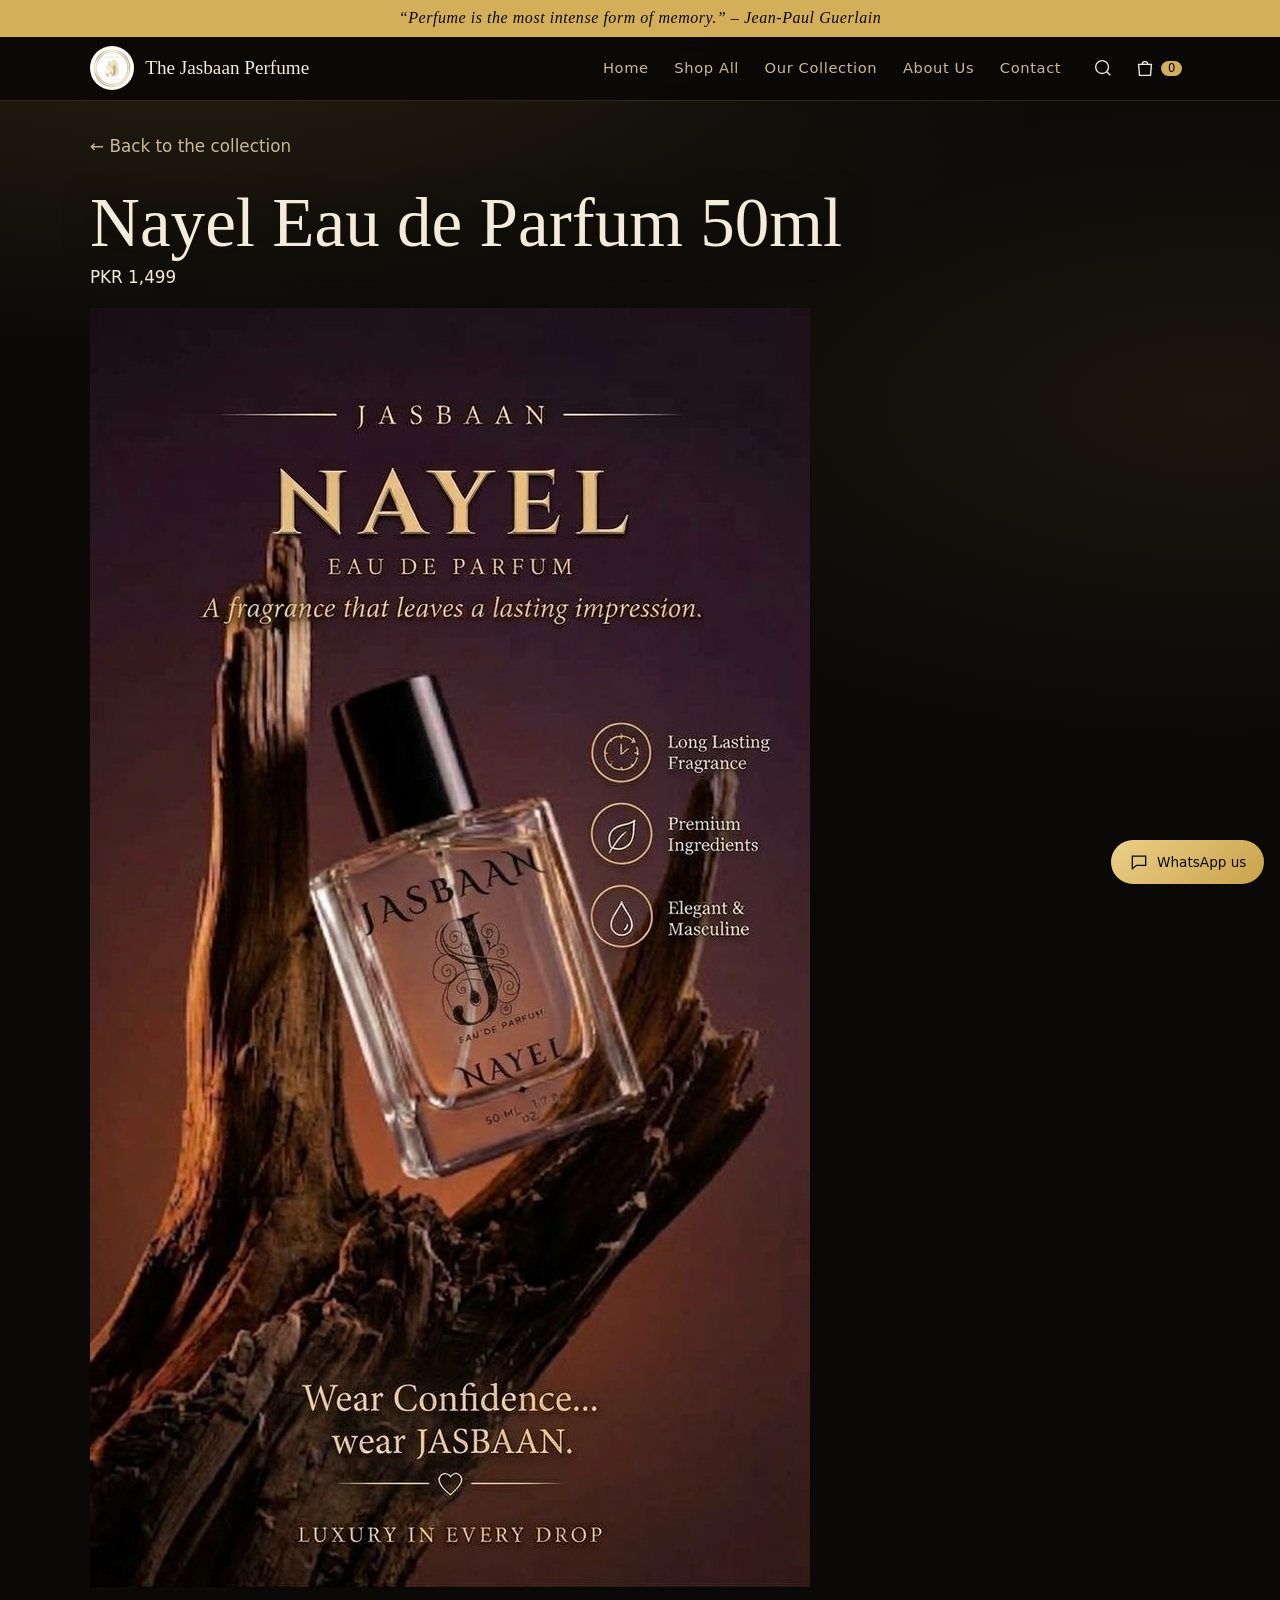
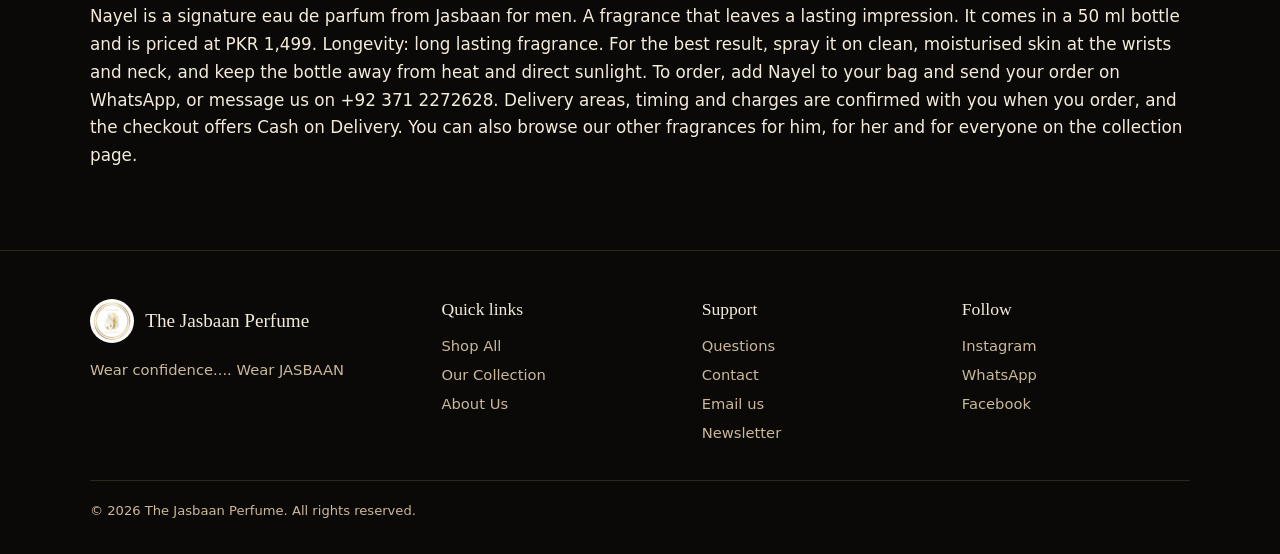
<file: nayel.html>
<!DOCTYPE html>
<html lang="en">
<head>
<meta charset="utf-8">
<meta http-equiv="Content-Security-Policy" content="default-src 'self'; script-src 'self' 'sha256-PtdI6/36DhPdMEgjNWV5ExIEqFovVcjUHPeOyApfBhs='; style-src 'self' 'unsafe-inline' https://fonts.googleapis.com; font-src https://fonts.gstatic.com; img-src 'self' data:; media-src 'self'; connect-src https://script.google.com https://script.googleusercontent.com; object-src 'none'; base-uri 'none'; form-action 'none'">
<meta name="viewport" content="width=device-width, initial-scale=1, viewport-fit=cover">
<title>Nayel Eau de Parfum 50ml | Jasbaan Perfume Pakistan</title>
<meta name="description" content="Nayel eau de parfum, 50 ml, PKR 1,499. A fragrance that leaves a lasting impression. Order from The Jasbaan Perfume in Pakistan.">
<meta property="og:type" content="website">
<meta property="og:title" content="Nayel Eau de Parfum 50ml | Jasbaan Perfume Pakistan">
<meta property="og:description" content="Nayel eau de parfum, 50 ml, PKR 1,499. A fragrance that leaves a lasting impression. Order from The Jasbaan Perfume in Pakistan.">
<!-- Replace YOUR-DOMAIN with your real web address once hosted -->
<meta property="og:image" content="https://the-jasbaan-perfumes.vercel.app/images/nayel.jpg">
<meta property="og:url" content="https://the-jasbaan-perfumes.vercel.app/nayel.html">
<link rel="canonical" href="https://the-jasbaan-perfumes.vercel.app/nayel.html">
<link rel="icon" href="images/logo.jpg">
<link rel="preconnect" href="https://fonts.googleapis.com"><link rel="preconnect" href="https://fonts.gstatic.com" crossorigin>
<link href="https://fonts.googleapis.com/css2?family=Bodoni+Moda:ital,opsz,wght@0,6..96,400;0,6..96,500;1,6..96,400&family=Jost:wght@300;400;500&display=swap" rel="stylesheet">
<link rel="stylesheet" href="style.css">
<script>document.documentElement.className='js'</script>
<script type="application/ld+json">{"@context": "https://schema.org", "@type": "Product", "name": "Nayel Eau de Parfum 50ml", "image": "https://the-jasbaan-perfumes.vercel.app/images/nayel.jpg", "description": "Nayel is a signature eau de parfum from Jasbaan for men. A fragrance that leaves a lasting impression. It comes in a 50 ml bottle and is priced at PKR 1,499. Longevity: long lasting fragrance. For the best result, spray it on clean, moisturised skin at the wrists and neck, and keep the bottle away from heat and direct sunlight. To order, add Nayel to your bag and send your order on WhatsApp, or message us on +92 371 2272628. Delivery areas, timing and charges are confirmed with you when you order, and the checkout offers Cash on Delivery. You can also browse our other fragrances for him, for her and for everyone on the collection page.", "brand": {"@type": "Brand", "name": "Jasbaan"}, "offers": {"@type": "Offer", "url": "https://the-jasbaan-perfumes.vercel.app/nayel.html", "price": "1499", "priceCurrency": "PKR"}}</script>
</head>
<body data-product="nayel">
<a class="skip" href="#pp">Skip to content</a>
<noscript><p class="ns">This store needs JavaScript. To order, message us on WhatsApp: <a href="https://wa.me/923712272628">+92 371 2272628</a>.</p></noscript>
<canvas id="dust" aria-hidden="true"></canvas><!-- gold sparkle background: delete this line to remove -->
<!-- Intro splash: delete this block to remove -->
<div id="intro">
 <div class="lg"><svg viewBox="0 0 200 200" aria-hidden="true"><circle class="r1" cx="100" cy="100" r="96"/><circle class="r2" cx="100" cy="100" r="88"/></svg><img src="images/logo.jpg" alt="Jasbaan logo"></div>
 <span>Wear confidence.... Wear JASBAAN</span>
 <button id="skip" type="button">Skip</button>
</div>
<!-- TOP BAR: famous perfume quotes rotate here. Edit QUOTES in script.js; the first one is shown below. -->
<div class="bar"><span>“Perfume is the most intense form of memory.” – Jean-Paul Guerlain</span></div>

<header class="hd">
 <div class="w nav">
  <button class="ico burger" id="burger" aria-label="Open menu" aria-expanded="false" aria-controls="menu"><svg viewBox="0 0 24 24" width="24" height="24" fill="none" stroke="currentColor" stroke-width="1.5"><path d="M3 7h18M3 12h18M3 17h18"/></svg></button>
  <a class="brand" href="index.html#top"><img src="images/logo.jpg" alt=""><span>The Jasbaan Perfume</span></a>
  <nav id="menu" aria-label="Main"><a href="index.html#top">Home</a><a href="index.html#shop">Shop All</a><a href="index.html#families">Our Collection</a><a href="index.html#story">About Us</a><a href="index.html#contact">Contact</a></nav>
  <div class="tools">
   <button class="ico" id="sbtn" aria-label="Search" aria-expanded="false"><svg viewBox="0 0 24 24" width="22" height="22" fill="none" stroke="currentColor" stroke-width="1.5"><circle cx="11" cy="11" r="7"/><path d="m20 20-4-4"/></svg></button>
   <button class="ico" id="cbtn" aria-label="Open shopping bag"><svg viewBox="0 0 24 24" width="22" height="22" fill="none" stroke="currentColor" stroke-width="1.5"><path d="M5 8h14l-1 12H6zM9 8a3 3 0 0 1 6 0"/></svg><b id="cnt">0</b></button>
  </div>
 </div>
 <div class="w srch" id="srch" hidden><input id="q" type="search" placeholder="Search fragrances" aria-label="Search fragrances"></div>
</header>

<main id="top" hidden>
 <section class="banner" aria-label="The Jasbaan collection">
  <div class="w bn">
   <div class="bn-l">
    <div class="bn-t sr"><small>LUXURY EAU DE PARFUM</small><h2>Discover Your Signature Scent</h2><p>Fragrances for him and for her, from fresh to oud.</p><a class="btn" href="index.html#shop">SHOP NOW</a></div>
    <img class="bn-shelf" src="images/banner-lineup.jpg" alt="The Jasbaan collection: seven eau de parfum bottles on white marble" width="960" height="214">
   </div>
   <figure class="bn-frame"><img class="bn-man" src="images/banner-man.jpg" alt="A man in a black suit and sunglasses from the Jasbaan Blue Sea ad" width="720" height="880"></figure>
  </div>
 </section>
 <section class="hero">
  <div class="w hg">
   <div class="sr">
    <h1>THE ART OF LEAVING AN IMPRESSION</h1>
    <p class="sub">Discover a fragrance that speaks before you do.</p>
    <p class="slogan">Wear confidence.... Wear JASBAAN</p>
    <div class="acts"><a class="btn" href="index.html#shop">SHOP COLLECTION</a><a class="btn ghost" href="index.html#story">DISCOVER JASBAAN</a></div>
   </div>
   <video class="himg" data-play muted playsinline preload="none" poster="images/hero-bottle.jpg" src="videos/liquid.mp4" aria-label="Golden liquid swirling around a Jasbaan perfume bottle"></video>
  </div>
 </section>

 <!-- Scrolling slogan strip: delete this block to remove -->
 <div class="mq" aria-hidden="true"><div><span>✦ Luxury in every drop</span><span>✦ Elegant. Timeless. Unforgettable.</span><span>✦ More than a scent. It’s a feeling.</span><span>✦ A fragrance that leaves a lasting impression.</span><span>✦ Luxury in every drop</span><span>✦ Elegant. Timeless. Unforgettable.</span><span>✦ More than a scent. It’s a feeling.</span><span>✦ A fragrance that leaves a lasting impression.</span></div></div>

 <div class="w trust sr"><div><b>9</b><span>Signature fragrances</span></div><div><b>50 ml</b><span>Eau de parfum</span></div><div><b>WhatsApp</b><span>Easy ordering</span></div><div><b>COD</b><span>Cash on delivery option</span></div></div>

 <section id="bundle" class="sec dark2"><div class="w" id="bundlebox"></div></section>

 <section id="shop" class="sec">
  <div class="w">
   <h2 class="sr">Featured Collection</h2>
   <p class="note">Browse for him, for her or for everyone. All prices are for a 50 ml eau de parfum, in Pakistani rupees.</p>
   <div class="ctl"><div class="tabs" id="tabs"></div><div class="chips" id="chips"></div>
    <select id="sort" aria-label="Sort by price"><option value="">Featured</option><option value="asc">Price: low to high</option><option value="desc">Price: high to low</option></select></div>
   <div id="grid"></div>
   <p id="none" hidden>No fragrances match your search.</p>
  </div>
 </section>

 <section id="story" class="sec ivory">
  <div class="w split">
   <div class="sr">
    <h2>MORE THAN A FRAGRANCE. A STATEMENT.</h2>
    <p>Jasbaan stands for confidence, individuality and the kind of impression people remember. It is a way of saying who you are before you say a word.</p>
    <p>Every Jasbaan fragrance is chosen to feel personal, whether you wear it every day or save it for the moments that matter.</p>
   </div>
   <img class="sr" src="images/box-gold.jpg" alt="Jasbaan Gucci Flora in a black and gold gift box with a thank-you card" loading="lazy">
  </div>
 </section>

 <section class="sec">
  <div class="w quote">
   <div class="arch sr"><video id="v2" data-play muted loop playsinline preload="none" poster="images/poster-peony.jpg" src="videos/peony.mp4" aria-label="Peony petals moving in a breeze"></video></div>
   <div class="sr"><blockquote>“Good perfume doesn’t just make you smell better, it makes you feel better.”</blockquote><p>A fragrance can’t change your past, but it can brighten your present and leave a beautiful impression on your future.</p></div>
  </div>
 </section>

 <section id="families" class="sec">
  <div class="w">
   <h2 class="sr">The Fragrance Experience</h2>
   <p class="note">General fragrance families to guide you. These are not the notes of any specific product. Edit freely.</p>
   <div class="fam sr">
    <div><h3>Woody</h3><p>Warm, grounded and quietly confident.</p></div>
    <div><h3>Floral</h3><p>Soft, expressive and timeless.</p></div>
    <div><h3>Fresh</h3><p>Clean, bright and effortless.</p></div>
    <div><h3>Amber</h3><p>Rich, glowing and enveloping.</p></div>
    <div><h3>Oriental</h3><p>Spiced, deep and unforgettable.</p></div>
   </div>
  </div>
 </section>

 <!-- WHY CHOOSE: only keep claims you can verify before publishing -->
 <section class="sec ivory">
  <div class="w">
   <h2 class="sr">Why Choose Jasbaan</h2>
   <div class="why sr">
    <div><svg viewBox="0 0 24 24" aria-hidden="true"><path d="M12 3l8 6-8 12L4 9z"/></svg><h3>Signature style</h3><p>A look and feel that is unmistakably Jasbaan.</p></div>
    <div><svg viewBox="0 0 24 24" aria-hidden="true"><path d="M12 3v18M3 12h18"/><circle cx="12" cy="12" r="4"/></svg><h3>Thoughtfully presented</h3><p>Each fragrance is presented with care.</p></div>
    <div><svg viewBox="0 0 24 24" aria-hidden="true"><rect x="4" y="9" width="16" height="11"/><path d="M12 9v11M4 13h16M12 9c-3-4-6-1-3 0M12 9c3-4 6-1 3 0"/></svg><h3>Premium gifting</h3><p>Beautiful boxes and a thank-you card.</p></div>
    <div><svg viewBox="0 0 24 24" aria-hidden="true"><path d="M4 5h16v11H9l-5 4z"/></svg><h3>Customer-focused service</h3><p>Message us any time for help choosing.</p></div>
   </div>
  </div>
 </section>

 <section class="promo">
  <img src="images/banner.jpg" alt="The Jasbaan lineup of luxury eau de parfum bottles on white marble" loading="lazy">
  <div class="pv"><video class="bgv" data-play data-clone muted loop playsinline preload="none" aria-hidden="true"></video><div class="w sr"><h2>YOUR PRESENCE. YOUR SIGNATURE.</h2><p>Find the fragrance that feels unmistakably you.</p><a class="btn" href="index.html#shop">EXPLORE THE COLLECTION</a></div></div>
 </section>

 <section class="sec">
  <div class="w revs">
   <h2 class="sr">What Customers Say</h2>
   <p class="note">Sample content. Replace with real customer reviews before publishing.</p>
   <div class="rev on"><blockquote>“A placeholder review about how the fragrance makes someone feel.”</blockquote><small>Sample customer</small></div>
   <div class="rev"><blockquote>“A placeholder review about the packaging and presentation.”</blockquote><small>Sample customer</small></div>
   <div class="rev"><blockquote>“A placeholder review about the service and delivery.”</blockquote><small>Sample customer</small></div>
   <div class="dots"><button class="btn ghost sm" id="rp" aria-label="Previous review">←</button><button class="btn ghost sm" id="rn" aria-label="Next review">→</button></div>
  </div>
 </section>

 <section id="newsletter" class="sec dark2">
  <div class="w">
   <h2 class="sr">Join the Jasbaan List</h2>
   <p class="note">We will only use your email to share news and offers. You can unsubscribe at any time. (Connect a service such as Mailchimp or Brevo for real subscriptions.)</p>
   <form class="nl" id="nl" novalidate><input id="em" type="email" placeholder="Your email address" aria-label="Email address" required maxlength="120" autocomplete="email"><button class="btn" type="submit">SUBSCRIBE</button></form>
   <p id="nlm" role="status"></p>
  </div>
 </section>

 <section id="faq" class="sec">
  <div class="w">
   <h2 class="sr">Questions</h2>
   <details><summary>How do I place an order?</summary><p>Add fragrances to your bag, choose Checkout and send your order request on WhatsApp. Your order is confirmed once we reply.</p></details>
   <details><summary>Do you deliver across Pakistan?</summary><p>[To be confirmed] Add your delivery areas, timings and fees here.</p></details>
   <details><summary>What payment options are available?</summary><p>Cash on Delivery is the default option at checkout. [Other payment methods to be confirmed]</p></details>
   <details><summary>What is your returns and exchange policy?</summary><p>[To be confirmed] Add your return and exchange terms here.</p></details>
   <details><summary>How do I choose a fragrance?</summary><p>Start with the family you are drawn to: floral, fresh, oud or something that simply feels like you. Message us on WhatsApp and we will help you choose.</p></details>
  </div>
 </section>

 <section id="contact" class="sec dark2">
  <div class="w">
   <h2 class="sr">Contact</h2>
   <ul class="ct">
    <li>WhatsApp: <a href="https://wa.me/923712272628" target="_blank" rel="noopener noreferrer">+92 371 2272628</a></li>
    <li>Instagram: <a href="https://www.instagram.com/the_jasbaan_perfumes" target="_blank" rel="noopener noreferrer">@the_jasbaan_perfumes</a></li>
    <li>Facebook: <a href="https://www.facebook.com/share/18ap85P8Tk/" target="_blank" rel="noopener noreferrer">Our Facebook page</a></li>
    <li>Email: <a href="mailto:thejasbaanperfumes@gmail.com">thejasbaanperfumes@gmail.com</a></li>
    <li>Address: [add your business address]</li>
   </ul>
  </div>
 </section>

 <section class="sec ig"><div class="w"><h2>Follow us on Instagram</h2><p class="note">See our fragrances and updates on @the_jasbaan_perfumes.</p><a class="btn" href="https://www.instagram.com/the_jasbaan_perfumes" target="_blank" rel="noopener noreferrer">FOLLOW ON INSTAGRAM</a></div></section>
</main>
<div id="pp"><div class="w pg"><a class="back" href="index.html#shop">← Back to the collection</a><h1>Nayel Eau de Parfum 50ml</h1><p class="pr">PKR 1,499</p><img src="images/nayel.jpg" alt="Nayel Eau de Parfum 50ml by Jasbaan Perfume Pakistan"><p>Nayel is a signature eau de parfum from Jasbaan for men. A fragrance that leaves a lasting impression. It comes in a 50 ml bottle and is priced at PKR 1,499. Longevity: long lasting fragrance. For the best result, spray it on clean, moisturised skin at the wrists and neck, and keep the bottle away from heat and direct sunlight. To order, add Nayel to your bag and send your order on WhatsApp, or message us on +92 371 2272628. Delivery areas, timing and charges are confirmed with you when you order, and the checkout offers Cash on Delivery. You can also browse our other fragrances for him, for her and for everyone on the collection page.</p></div></div>

<footer>
 <div class="w">
  <div class="fg">
   <div><a class="brand" href="index.html#top"><img src="images/logo.jpg" alt=""><span>The Jasbaan Perfume</span></a><p>Wear confidence.... Wear JASBAAN</p></div>
   <div><h4>Quick links</h4><a href="index.html#shop">Shop All</a><a href="index.html#families">Our Collection</a><a href="index.html#story">About Us</a></div>
   <div><h4>Support</h4><a href="index.html#faq">Questions</a><a href="index.html#contact">Contact</a><a href="mailto:thejasbaanperfumes@gmail.com">Email us</a><a href="index.html#newsletter">Newsletter</a></div>
   <div><h4>Follow</h4><a href="https://www.instagram.com/the_jasbaan_perfumes" target="_blank" rel="noopener noreferrer">Instagram</a><a href="https://wa.me/923712272628" target="_blank" rel="noopener noreferrer">WhatsApp</a><a href="https://www.facebook.com/share/18ap85P8Tk/" target="_blank" rel="noopener noreferrer">Facebook</a></div>
  </div>
  <p class="copy">© 2026 The Jasbaan Perfume. All rights reserved.</p>
 </div>
</footer>

<a class="wa" href="https://wa.me/923712272628?text=Hello%20Jasbaan%2C%20I%20need%20help%20choosing%20a%20fragrance" target="_blank" rel="noopener noreferrer" aria-label="Chat on WhatsApp"><svg viewBox="0 0 24 24" aria-hidden="true"><path d="M4 5h16v11H9l-5 4z"/></svg><span>WhatsApp us</span></a>
<div id="ov"></div>
<aside id="cart" aria-label="Shopping bag" aria-hidden="true">
 <div class="ch"><h2>Your Bag</h2><button class="ico" id="cclose" aria-label="Close bag">×</button></div>
 <div id="items"></div>
 <div class="tot"><span>Subtotal</span><b id="sub">PKR 0</b></div>
 <button class="btn" id="chk">CHECKOUT</button>
</aside>
<dialog id="modal" aria-label="Details"></dialog>
<div id="toast" role="status" aria-live="polite"></div>
<script src="script.js"></script>
</body>
</html>
</file>
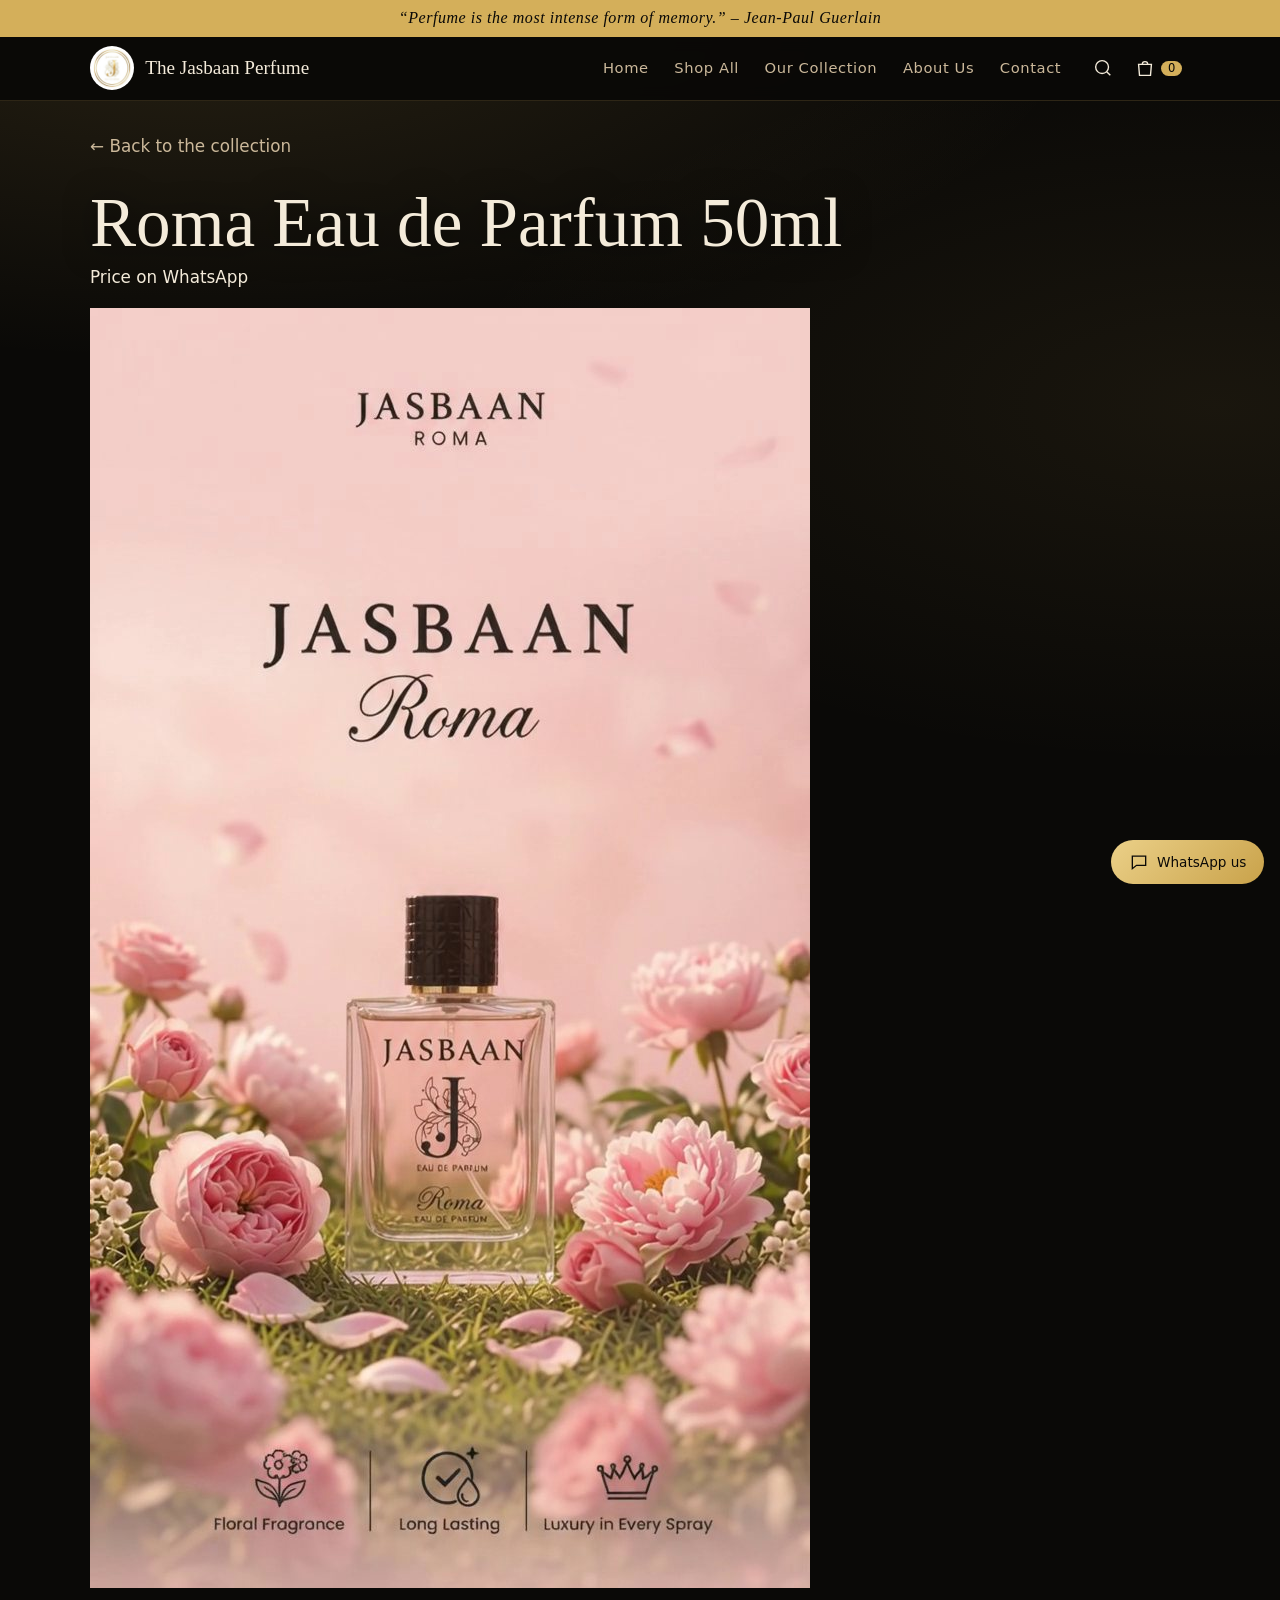
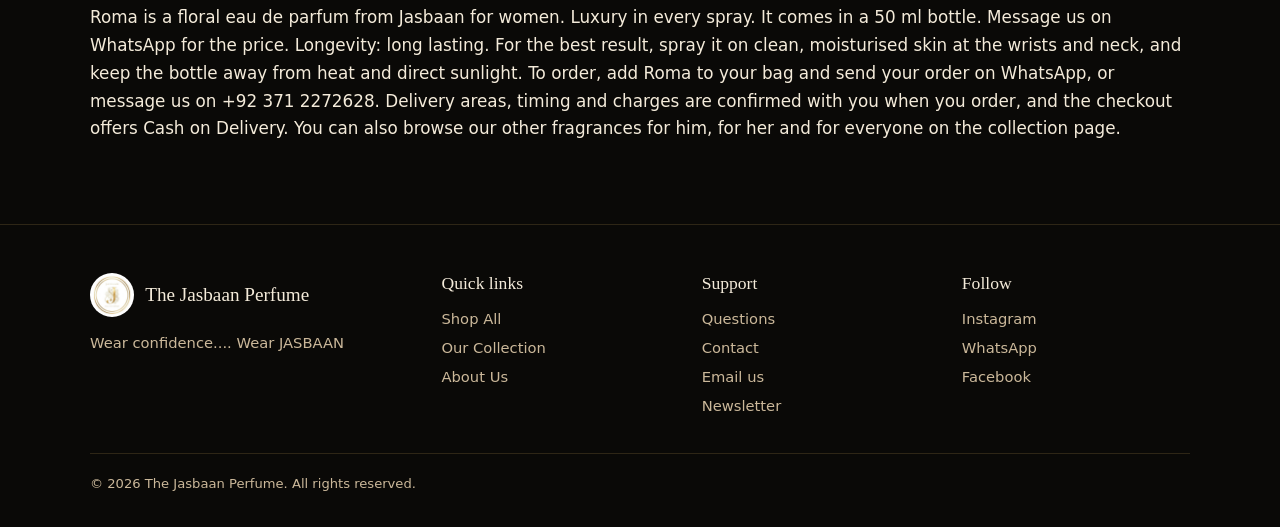
<file: roma.html>
<!DOCTYPE html>
<html lang="en">
<head>
<meta charset="utf-8">
<meta http-equiv="Content-Security-Policy" content="default-src 'self'; script-src 'self' 'sha256-PtdI6/36DhPdMEgjNWV5ExIEqFovVcjUHPeOyApfBhs='; style-src 'self' 'unsafe-inline' https://fonts.googleapis.com; font-src https://fonts.gstatic.com; img-src 'self' data:; media-src 'self'; connect-src https://script.google.com https://script.googleusercontent.com; object-src 'none'; base-uri 'none'; form-action 'none'">
<meta name="viewport" content="width=device-width, initial-scale=1, viewport-fit=cover">
<title>Roma Eau de Parfum 50ml | Jasbaan Perfume Pakistan</title>
<meta name="description" content="Roma eau de parfum, 50 ml, Price on WhatsApp. Luxury in every spray. Order from The Jasbaan Perfume in Pakistan.">
<meta property="og:type" content="website">
<meta property="og:title" content="Roma Eau de Parfum 50ml | Jasbaan Perfume Pakistan">
<meta property="og:description" content="Roma eau de parfum, 50 ml, Price on WhatsApp. Luxury in every spray. Order from The Jasbaan Perfume in Pakistan.">
<!-- Replace YOUR-DOMAIN with your real web address once hosted -->
<meta property="og:image" content="https://the-jasbaan-perfumes.vercel.app/images/roma.jpg">
<meta property="og:url" content="https://the-jasbaan-perfumes.vercel.app/roma.html">
<link rel="canonical" href="https://the-jasbaan-perfumes.vercel.app/roma.html">
<link rel="icon" href="images/logo.jpg">
<link rel="preconnect" href="https://fonts.googleapis.com"><link rel="preconnect" href="https://fonts.gstatic.com" crossorigin>
<link href="https://fonts.googleapis.com/css2?family=Bodoni+Moda:ital,opsz,wght@0,6..96,400;0,6..96,500;1,6..96,400&family=Jost:wght@300;400;500&display=swap" rel="stylesheet">
<link rel="stylesheet" href="style.css">
<script>document.documentElement.className='js'</script>
<script type="application/ld+json">{"@context": "https://schema.org", "@type": "Product", "name": "Roma Eau de Parfum 50ml", "image": "https://the-jasbaan-perfumes.vercel.app/images/roma.jpg", "description": "Roma is a floral eau de parfum from Jasbaan for women. Luxury in every spray. It comes in a 50 ml bottle. Message us on WhatsApp for the price. Longevity: long lasting. For the best result, spray it on clean, moisturised skin at the wrists and neck, and keep the bottle away from heat and direct sunlight. To order, add Roma to your bag and send your order on WhatsApp, or message us on +92 371 2272628. Delivery areas, timing and charges are confirmed with you when you order, and the checkout offers Cash on Delivery. You can also browse our other fragrances for him, for her and for everyone on the collection page.", "brand": {"@type": "Brand", "name": "Jasbaan"}}</script>
</head>
<body data-product="roma">
<a class="skip" href="#pp">Skip to content</a>
<noscript><p class="ns">This store needs JavaScript. To order, message us on WhatsApp: <a href="https://wa.me/923712272628">+92 371 2272628</a>.</p></noscript>
<canvas id="dust" aria-hidden="true"></canvas><!-- gold sparkle background: delete this line to remove -->
<!-- Intro splash: delete this block to remove -->
<div id="intro">
 <div class="lg"><svg viewBox="0 0 200 200" aria-hidden="true"><circle class="r1" cx="100" cy="100" r="96"/><circle class="r2" cx="100" cy="100" r="88"/></svg><img src="images/logo.jpg" alt="Jasbaan logo"></div>
 <span>Wear confidence.... Wear JASBAAN</span>
 <button id="skip" type="button">Skip</button>
</div>
<!-- TOP BAR: famous perfume quotes rotate here. Edit QUOTES in script.js; the first one is shown below. -->
<div class="bar"><span>“Perfume is the most intense form of memory.” – Jean-Paul Guerlain</span></div>

<header class="hd">
 <div class="w nav">
  <button class="ico burger" id="burger" aria-label="Open menu" aria-expanded="false" aria-controls="menu"><svg viewBox="0 0 24 24" width="24" height="24" fill="none" stroke="currentColor" stroke-width="1.5"><path d="M3 7h18M3 12h18M3 17h18"/></svg></button>
  <a class="brand" href="index.html#top"><img src="images/logo.jpg" alt=""><span>The Jasbaan Perfume</span></a>
  <nav id="menu" aria-label="Main"><a href="index.html#top">Home</a><a href="index.html#shop">Shop All</a><a href="index.html#families">Our Collection</a><a href="index.html#story">About Us</a><a href="index.html#contact">Contact</a></nav>
  <div class="tools">
   <button class="ico" id="sbtn" aria-label="Search" aria-expanded="false"><svg viewBox="0 0 24 24" width="22" height="22" fill="none" stroke="currentColor" stroke-width="1.5"><circle cx="11" cy="11" r="7"/><path d="m20 20-4-4"/></svg></button>
   <button class="ico" id="cbtn" aria-label="Open shopping bag"><svg viewBox="0 0 24 24" width="22" height="22" fill="none" stroke="currentColor" stroke-width="1.5"><path d="M5 8h14l-1 12H6zM9 8a3 3 0 0 1 6 0"/></svg><b id="cnt">0</b></button>
  </div>
 </div>
 <div class="w srch" id="srch" hidden><input id="q" type="search" placeholder="Search fragrances" aria-label="Search fragrances"></div>
</header>

<main id="top" hidden>
 <section class="banner" aria-label="The Jasbaan collection">
  <div class="w bn">
   <div class="bn-l">
    <div class="bn-t sr"><small>LUXURY EAU DE PARFUM</small><h2>Discover Your Signature Scent</h2><p>Fragrances for him and for her, from fresh to oud.</p><a class="btn" href="index.html#shop">SHOP NOW</a></div>
    <img class="bn-shelf" src="images/banner-lineup.jpg" alt="The Jasbaan collection: seven eau de parfum bottles on white marble" width="960" height="214">
   </div>
   <figure class="bn-frame"><img class="bn-man" src="images/banner-man.jpg" alt="A man in a black suit and sunglasses from the Jasbaan Blue Sea ad" width="720" height="880"></figure>
  </div>
 </section>
 <section class="hero">
  <div class="w hg">
   <div class="sr">
    <h1>THE ART OF LEAVING AN IMPRESSION</h1>
    <p class="sub">Discover a fragrance that speaks before you do.</p>
    <p class="slogan">Wear confidence.... Wear JASBAAN</p>
    <div class="acts"><a class="btn" href="index.html#shop">SHOP COLLECTION</a><a class="btn ghost" href="index.html#story">DISCOVER JASBAAN</a></div>
   </div>
   <video class="himg" data-play muted playsinline preload="none" poster="images/hero-bottle.jpg" src="videos/liquid.mp4" aria-label="Golden liquid swirling around a Jasbaan perfume bottle"></video>
  </div>
 </section>

 <!-- Scrolling slogan strip: delete this block to remove -->
 <div class="mq" aria-hidden="true"><div><span>✦ Luxury in every drop</span><span>✦ Elegant. Timeless. Unforgettable.</span><span>✦ More than a scent. It’s a feeling.</span><span>✦ A fragrance that leaves a lasting impression.</span><span>✦ Luxury in every drop</span><span>✦ Elegant. Timeless. Unforgettable.</span><span>✦ More than a scent. It’s a feeling.</span><span>✦ A fragrance that leaves a lasting impression.</span></div></div>

 <div class="w trust sr"><div><b>9</b><span>Signature fragrances</span></div><div><b>50 ml</b><span>Eau de parfum</span></div><div><b>WhatsApp</b><span>Easy ordering</span></div><div><b>COD</b><span>Cash on delivery option</span></div></div>

 <section id="bundle" class="sec dark2"><div class="w" id="bundlebox"></div></section>

 <section id="shop" class="sec">
  <div class="w">
   <h2 class="sr">Featured Collection</h2>
   <p class="note">Browse for him, for her or for everyone. All prices are for a 50 ml eau de parfum, in Pakistani rupees.</p>
   <div class="ctl"><div class="tabs" id="tabs"></div><div class="chips" id="chips"></div>
    <select id="sort" aria-label="Sort by price"><option value="">Featured</option><option value="asc">Price: low to high</option><option value="desc">Price: high to low</option></select></div>
   <div id="grid"></div>
   <p id="none" hidden>No fragrances match your search.</p>
  </div>
 </section>

 <section id="story" class="sec ivory">
  <div class="w split">
   <div class="sr">
    <h2>MORE THAN A FRAGRANCE. A STATEMENT.</h2>
    <p>Jasbaan stands for confidence, individuality and the kind of impression people remember. It is a way of saying who you are before you say a word.</p>
    <p>Every Jasbaan fragrance is chosen to feel personal, whether you wear it every day or save it for the moments that matter.</p>
   </div>
   <img class="sr" src="images/box-gold.jpg" alt="Jasbaan Gucci Flora in a black and gold gift box with a thank-you card" loading="lazy">
  </div>
 </section>

 <section class="sec">
  <div class="w quote">
   <div class="arch sr"><video id="v2" data-play muted loop playsinline preload="none" poster="images/poster-peony.jpg" src="videos/peony.mp4" aria-label="Peony petals moving in a breeze"></video></div>
   <div class="sr"><blockquote>“Good perfume doesn’t just make you smell better, it makes you feel better.”</blockquote><p>A fragrance can’t change your past, but it can brighten your present and leave a beautiful impression on your future.</p></div>
  </div>
 </section>

 <section id="families" class="sec">
  <div class="w">
   <h2 class="sr">The Fragrance Experience</h2>
   <p class="note">General fragrance families to guide you. These are not the notes of any specific product. Edit freely.</p>
   <div class="fam sr">
    <div><h3>Woody</h3><p>Warm, grounded and quietly confident.</p></div>
    <div><h3>Floral</h3><p>Soft, expressive and timeless.</p></div>
    <div><h3>Fresh</h3><p>Clean, bright and effortless.</p></div>
    <div><h3>Amber</h3><p>Rich, glowing and enveloping.</p></div>
    <div><h3>Oriental</h3><p>Spiced, deep and unforgettable.</p></div>
   </div>
  </div>
 </section>

 <!-- WHY CHOOSE: only keep claims you can verify before publishing -->
 <section class="sec ivory">
  <div class="w">
   <h2 class="sr">Why Choose Jasbaan</h2>
   <div class="why sr">
    <div><svg viewBox="0 0 24 24" aria-hidden="true"><path d="M12 3l8 6-8 12L4 9z"/></svg><h3>Signature style</h3><p>A look and feel that is unmistakably Jasbaan.</p></div>
    <div><svg viewBox="0 0 24 24" aria-hidden="true"><path d="M12 3v18M3 12h18"/><circle cx="12" cy="12" r="4"/></svg><h3>Thoughtfully presented</h3><p>Each fragrance is presented with care.</p></div>
    <div><svg viewBox="0 0 24 24" aria-hidden="true"><rect x="4" y="9" width="16" height="11"/><path d="M12 9v11M4 13h16M12 9c-3-4-6-1-3 0M12 9c3-4 6-1 3 0"/></svg><h3>Premium gifting</h3><p>Beautiful boxes and a thank-you card.</p></div>
    <div><svg viewBox="0 0 24 24" aria-hidden="true"><path d="M4 5h16v11H9l-5 4z"/></svg><h3>Customer-focused service</h3><p>Message us any time for help choosing.</p></div>
   </div>
  </div>
 </section>

 <section class="promo">
  <img src="images/banner.jpg" alt="The Jasbaan lineup of luxury eau de parfum bottles on white marble" loading="lazy">
  <div class="pv"><video class="bgv" data-play data-clone muted loop playsinline preload="none" aria-hidden="true"></video><div class="w sr"><h2>YOUR PRESENCE. YOUR SIGNATURE.</h2><p>Find the fragrance that feels unmistakably you.</p><a class="btn" href="index.html#shop">EXPLORE THE COLLECTION</a></div></div>
 </section>

 <section class="sec">
  <div class="w revs">
   <h2 class="sr">What Customers Say</h2>
   <p class="note">Sample content. Replace with real customer reviews before publishing.</p>
   <div class="rev on"><blockquote>“A placeholder review about how the fragrance makes someone feel.”</blockquote><small>Sample customer</small></div>
   <div class="rev"><blockquote>“A placeholder review about the packaging and presentation.”</blockquote><small>Sample customer</small></div>
   <div class="rev"><blockquote>“A placeholder review about the service and delivery.”</blockquote><small>Sample customer</small></div>
   <div class="dots"><button class="btn ghost sm" id="rp" aria-label="Previous review">←</button><button class="btn ghost sm" id="rn" aria-label="Next review">→</button></div>
  </div>
 </section>

 <section id="newsletter" class="sec dark2">
  <div class="w">
   <h2 class="sr">Join the Jasbaan List</h2>
   <p class="note">We will only use your email to share news and offers. You can unsubscribe at any time. (Connect a service such as Mailchimp or Brevo for real subscriptions.)</p>
   <form class="nl" id="nl" novalidate><input id="em" type="email" placeholder="Your email address" aria-label="Email address" required maxlength="120" autocomplete="email"><button class="btn" type="submit">SUBSCRIBE</button></form>
   <p id="nlm" role="status"></p>
  </div>
 </section>

 <section id="faq" class="sec">
  <div class="w">
   <h2 class="sr">Questions</h2>
   <details><summary>How do I place an order?</summary><p>Add fragrances to your bag, choose Checkout and send your order request on WhatsApp. Your order is confirmed once we reply.</p></details>
   <details><summary>Do you deliver across Pakistan?</summary><p>[To be confirmed] Add your delivery areas, timings and fees here.</p></details>
   <details><summary>What payment options are available?</summary><p>Cash on Delivery is the default option at checkout. [Other payment methods to be confirmed]</p></details>
   <details><summary>What is your returns and exchange policy?</summary><p>[To be confirmed] Add your return and exchange terms here.</p></details>
   <details><summary>How do I choose a fragrance?</summary><p>Start with the family you are drawn to: floral, fresh, oud or something that simply feels like you. Message us on WhatsApp and we will help you choose.</p></details>
  </div>
 </section>

 <section id="contact" class="sec dark2">
  <div class="w">
   <h2 class="sr">Contact</h2>
   <ul class="ct">
    <li>WhatsApp: <a href="https://wa.me/923712272628" target="_blank" rel="noopener noreferrer">+92 371 2272628</a></li>
    <li>Instagram: <a href="https://www.instagram.com/the_jasbaan_perfumes" target="_blank" rel="noopener noreferrer">@the_jasbaan_perfumes</a></li>
    <li>Facebook: <a href="https://www.facebook.com/share/18ap85P8Tk/" target="_blank" rel="noopener noreferrer">Our Facebook page</a></li>
    <li>Email: <a href="mailto:thejasbaanperfumes@gmail.com">thejasbaanperfumes@gmail.com</a></li>
    <li>Address: [add your business address]</li>
   </ul>
  </div>
 </section>

 <section class="sec ig"><div class="w"><h2>Follow us on Instagram</h2><p class="note">See our fragrances and updates on @the_jasbaan_perfumes.</p><a class="btn" href="https://www.instagram.com/the_jasbaan_perfumes" target="_blank" rel="noopener noreferrer">FOLLOW ON INSTAGRAM</a></div></section>
</main>
<div id="pp"><div class="w pg"><a class="back" href="index.html#shop">← Back to the collection</a><h1>Roma Eau de Parfum 50ml</h1><p class="pr">Price on WhatsApp</p><img src="images/roma.jpg" alt="Roma Eau de Parfum 50ml by Jasbaan Perfume Pakistan"><p>Roma is a floral eau de parfum from Jasbaan for women. Luxury in every spray. It comes in a 50 ml bottle. Message us on WhatsApp for the price. Longevity: long lasting. For the best result, spray it on clean, moisturised skin at the wrists and neck, and keep the bottle away from heat and direct sunlight. To order, add Roma to your bag and send your order on WhatsApp, or message us on +92 371 2272628. Delivery areas, timing and charges are confirmed with you when you order, and the checkout offers Cash on Delivery. You can also browse our other fragrances for him, for her and for everyone on the collection page.</p></div></div>

<footer>
 <div class="w">
  <div class="fg">
   <div><a class="brand" href="index.html#top"><img src="images/logo.jpg" alt=""><span>The Jasbaan Perfume</span></a><p>Wear confidence.... Wear JASBAAN</p></div>
   <div><h4>Quick links</h4><a href="index.html#shop">Shop All</a><a href="index.html#families">Our Collection</a><a href="index.html#story">About Us</a></div>
   <div><h4>Support</h4><a href="index.html#faq">Questions</a><a href="index.html#contact">Contact</a><a href="mailto:thejasbaanperfumes@gmail.com">Email us</a><a href="index.html#newsletter">Newsletter</a></div>
   <div><h4>Follow</h4><a href="https://www.instagram.com/the_jasbaan_perfumes" target="_blank" rel="noopener noreferrer">Instagram</a><a href="https://wa.me/923712272628" target="_blank" rel="noopener noreferrer">WhatsApp</a><a href="https://www.facebook.com/share/18ap85P8Tk/" target="_blank" rel="noopener noreferrer">Facebook</a></div>
  </div>
  <p class="copy">© 2026 The Jasbaan Perfume. All rights reserved.</p>
 </div>
</footer>

<a class="wa" href="https://wa.me/923712272628?text=Hello%20Jasbaan%2C%20I%20need%20help%20choosing%20a%20fragrance" target="_blank" rel="noopener noreferrer" aria-label="Chat on WhatsApp"><svg viewBox="0 0 24 24" aria-hidden="true"><path d="M4 5h16v11H9l-5 4z"/></svg><span>WhatsApp us</span></a>
<div id="ov"></div>
<aside id="cart" aria-label="Shopping bag" aria-hidden="true">
 <div class="ch"><h2>Your Bag</h2><button class="ico" id="cclose" aria-label="Close bag">×</button></div>
 <div id="items"></div>
 <div class="tot"><span>Subtotal</span><b id="sub">PKR 0</b></div>
 <button class="btn" id="chk">CHECKOUT</button>
</aside>
<dialog id="modal" aria-label="Details"></dialog>
<div id="toast" role="status" aria-live="polite"></div>
<script src="script.js"></script>
</body>
</html>
</file>
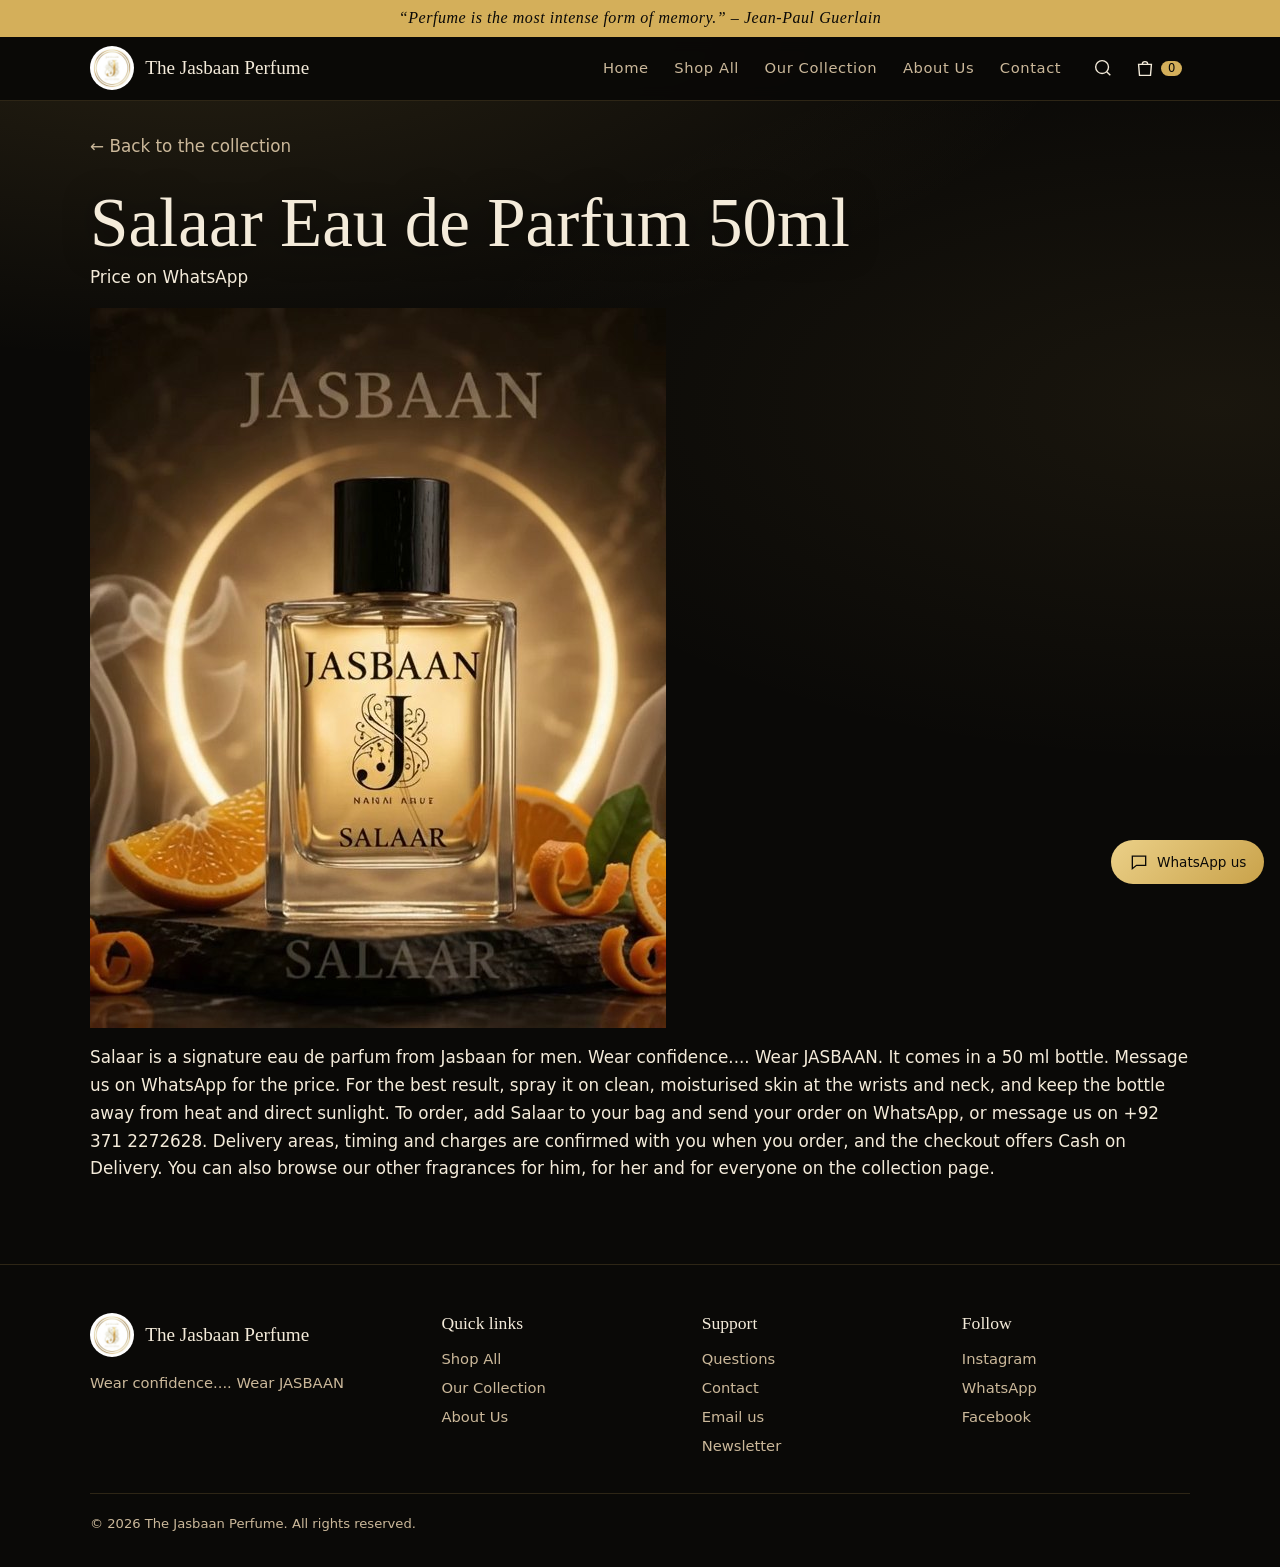
<file: salaar.html>
<!DOCTYPE html>
<html lang="en">
<head>
<meta charset="utf-8">
<meta http-equiv="Content-Security-Policy" content="default-src 'self'; script-src 'self' 'sha256-PtdI6/36DhPdMEgjNWV5ExIEqFovVcjUHPeOyApfBhs='; style-src 'self' 'unsafe-inline' https://fonts.googleapis.com; font-src https://fonts.gstatic.com; img-src 'self' data:; media-src 'self'; connect-src https://script.google.com https://script.googleusercontent.com; object-src 'none'; base-uri 'none'; form-action 'none'">
<meta name="viewport" content="width=device-width, initial-scale=1, viewport-fit=cover">
<title>Salaar Eau de Parfum 50ml | Jasbaan Perfume Pakistan</title>
<meta name="description" content="Salaar eau de parfum, 50 ml, Price on WhatsApp. Wear confidence.... Wear JASBAAN. Order from The Jasbaan Perfume in Pakistan.">
<meta property="og:type" content="website">
<meta property="og:title" content="Salaar Eau de Parfum 50ml | Jasbaan Perfume Pakistan">
<meta property="og:description" content="Salaar eau de parfum, 50 ml, Price on WhatsApp. Wear confidence.... Wear JASBAAN. Order from The Jasbaan Perfume in Pakistan.">
<!-- Replace YOUR-DOMAIN with your real web address once hosted -->
<meta property="og:image" content="https://the-jasbaan-perfumes.vercel.app/images/salaar.jpg">
<meta property="og:url" content="https://the-jasbaan-perfumes.vercel.app/salaar.html">
<link rel="canonical" href="https://the-jasbaan-perfumes.vercel.app/salaar.html">
<link rel="icon" href="images/logo.jpg">
<link rel="preconnect" href="https://fonts.googleapis.com"><link rel="preconnect" href="https://fonts.gstatic.com" crossorigin>
<link href="https://fonts.googleapis.com/css2?family=Bodoni+Moda:ital,opsz,wght@0,6..96,400;0,6..96,500;1,6..96,400&family=Jost:wght@300;400;500&display=swap" rel="stylesheet">
<link rel="stylesheet" href="style.css">
<script>document.documentElement.className='js'</script>
<script type="application/ld+json">{"@context": "https://schema.org", "@type": "Product", "name": "Salaar Eau de Parfum 50ml", "image": "https://the-jasbaan-perfumes.vercel.app/images/salaar.jpg", "description": "Salaar is a signature eau de parfum from Jasbaan for men. Wear confidence.... Wear JASBAAN. It comes in a 50 ml bottle. Message us on WhatsApp for the price. For the best result, spray it on clean, moisturised skin at the wrists and neck, and keep the bottle away from heat and direct sunlight. To order, add Salaar to your bag and send your order on WhatsApp, or message us on +92 371 2272628. Delivery areas, timing and charges are confirmed with you when you order, and the checkout offers Cash on Delivery. You can also browse our other fragrances for him, for her and for everyone on the collection page.", "brand": {"@type": "Brand", "name": "Jasbaan"}}</script>
</head>
<body data-product="salaar">
<a class="skip" href="#pp">Skip to content</a>
<noscript><p class="ns">This store needs JavaScript. To order, message us on WhatsApp: <a href="https://wa.me/923712272628">+92 371 2272628</a>.</p></noscript>
<canvas id="dust" aria-hidden="true"></canvas><!-- gold sparkle background: delete this line to remove -->
<!-- Intro splash: delete this block to remove -->
<div id="intro">
 <div class="lg"><svg viewBox="0 0 200 200" aria-hidden="true"><circle class="r1" cx="100" cy="100" r="96"/><circle class="r2" cx="100" cy="100" r="88"/></svg><img src="images/logo.jpg" alt="Jasbaan logo"></div>
 <span>Wear confidence.... Wear JASBAAN</span>
 <button id="skip" type="button">Skip</button>
</div>
<!-- TOP BAR: famous perfume quotes rotate here. Edit QUOTES in script.js; the first one is shown below. -->
<div class="bar"><span>“Perfume is the most intense form of memory.” – Jean-Paul Guerlain</span></div>

<header class="hd">
 <div class="w nav">
  <button class="ico burger" id="burger" aria-label="Open menu" aria-expanded="false" aria-controls="menu"><svg viewBox="0 0 24 24" width="24" height="24" fill="none" stroke="currentColor" stroke-width="1.5"><path d="M3 7h18M3 12h18M3 17h18"/></svg></button>
  <a class="brand" href="index.html#top"><img src="images/logo.jpg" alt=""><span>The Jasbaan Perfume</span></a>
  <nav id="menu" aria-label="Main"><a href="index.html#top">Home</a><a href="index.html#shop">Shop All</a><a href="index.html#families">Our Collection</a><a href="index.html#story">About Us</a><a href="index.html#contact">Contact</a></nav>
  <div class="tools">
   <button class="ico" id="sbtn" aria-label="Search" aria-expanded="false"><svg viewBox="0 0 24 24" width="22" height="22" fill="none" stroke="currentColor" stroke-width="1.5"><circle cx="11" cy="11" r="7"/><path d="m20 20-4-4"/></svg></button>
   <button class="ico" id="cbtn" aria-label="Open shopping bag"><svg viewBox="0 0 24 24" width="22" height="22" fill="none" stroke="currentColor" stroke-width="1.5"><path d="M5 8h14l-1 12H6zM9 8a3 3 0 0 1 6 0"/></svg><b id="cnt">0</b></button>
  </div>
 </div>
 <div class="w srch" id="srch" hidden><input id="q" type="search" placeholder="Search fragrances" aria-label="Search fragrances"></div>
</header>

<main id="top" hidden>
 <section class="banner" aria-label="The Jasbaan collection">
  <div class="w bn">
   <div class="bn-l">
    <div class="bn-t sr"><small>LUXURY EAU DE PARFUM</small><h2>Discover Your Signature Scent</h2><p>Fragrances for him and for her, from fresh to oud.</p><a class="btn" href="index.html#shop">SHOP NOW</a></div>
    <img class="bn-shelf" src="images/banner-lineup.jpg" alt="The Jasbaan collection: seven eau de parfum bottles on white marble" width="960" height="214">
   </div>
   <figure class="bn-frame"><img class="bn-man" src="images/banner-man.jpg" alt="A man in a black suit and sunglasses from the Jasbaan Blue Sea ad" width="720" height="880"></figure>
  </div>
 </section>
 <section class="hero">
  <div class="w hg">
   <div class="sr">
    <h1>THE ART OF LEAVING AN IMPRESSION</h1>
    <p class="sub">Discover a fragrance that speaks before you do.</p>
    <p class="slogan">Wear confidence.... Wear JASBAAN</p>
    <div class="acts"><a class="btn" href="index.html#shop">SHOP COLLECTION</a><a class="btn ghost" href="index.html#story">DISCOVER JASBAAN</a></div>
   </div>
   <video class="himg" data-play muted playsinline preload="none" poster="images/hero-bottle.jpg" src="videos/liquid.mp4" aria-label="Golden liquid swirling around a Jasbaan perfume bottle"></video>
  </div>
 </section>

 <!-- Scrolling slogan strip: delete this block to remove -->
 <div class="mq" aria-hidden="true"><div><span>✦ Luxury in every drop</span><span>✦ Elegant. Timeless. Unforgettable.</span><span>✦ More than a scent. It’s a feeling.</span><span>✦ A fragrance that leaves a lasting impression.</span><span>✦ Luxury in every drop</span><span>✦ Elegant. Timeless. Unforgettable.</span><span>✦ More than a scent. It’s a feeling.</span><span>✦ A fragrance that leaves a lasting impression.</span></div></div>

 <div class="w trust sr"><div><b>9</b><span>Signature fragrances</span></div><div><b>50 ml</b><span>Eau de parfum</span></div><div><b>WhatsApp</b><span>Easy ordering</span></div><div><b>COD</b><span>Cash on delivery option</span></div></div>

 <section id="bundle" class="sec dark2"><div class="w" id="bundlebox"></div></section>

 <section id="shop" class="sec">
  <div class="w">
   <h2 class="sr">Featured Collection</h2>
   <p class="note">Browse for him, for her or for everyone. All prices are for a 50 ml eau de parfum, in Pakistani rupees.</p>
   <div class="ctl"><div class="tabs" id="tabs"></div><div class="chips" id="chips"></div>
    <select id="sort" aria-label="Sort by price"><option value="">Featured</option><option value="asc">Price: low to high</option><option value="desc">Price: high to low</option></select></div>
   <div id="grid"></div>
   <p id="none" hidden>No fragrances match your search.</p>
  </div>
 </section>

 <section id="story" class="sec ivory">
  <div class="w split">
   <div class="sr">
    <h2>MORE THAN A FRAGRANCE. A STATEMENT.</h2>
    <p>Jasbaan stands for confidence, individuality and the kind of impression people remember. It is a way of saying who you are before you say a word.</p>
    <p>Every Jasbaan fragrance is chosen to feel personal, whether you wear it every day or save it for the moments that matter.</p>
   </div>
   <img class="sr" src="images/box-gold.jpg" alt="Jasbaan Gucci Flora in a black and gold gift box with a thank-you card" loading="lazy">
  </div>
 </section>

 <section class="sec">
  <div class="w quote">
   <div class="arch sr"><video id="v2" data-play muted loop playsinline preload="none" poster="images/poster-peony.jpg" src="videos/peony.mp4" aria-label="Peony petals moving in a breeze"></video></div>
   <div class="sr"><blockquote>“Good perfume doesn’t just make you smell better, it makes you feel better.”</blockquote><p>A fragrance can’t change your past, but it can brighten your present and leave a beautiful impression on your future.</p></div>
  </div>
 </section>

 <section id="families" class="sec">
  <div class="w">
   <h2 class="sr">The Fragrance Experience</h2>
   <p class="note">General fragrance families to guide you. These are not the notes of any specific product. Edit freely.</p>
   <div class="fam sr">
    <div><h3>Woody</h3><p>Warm, grounded and quietly confident.</p></div>
    <div><h3>Floral</h3><p>Soft, expressive and timeless.</p></div>
    <div><h3>Fresh</h3><p>Clean, bright and effortless.</p></div>
    <div><h3>Amber</h3><p>Rich, glowing and enveloping.</p></div>
    <div><h3>Oriental</h3><p>Spiced, deep and unforgettable.</p></div>
   </div>
  </div>
 </section>

 <!-- WHY CHOOSE: only keep claims you can verify before publishing -->
 <section class="sec ivory">
  <div class="w">
   <h2 class="sr">Why Choose Jasbaan</h2>
   <div class="why sr">
    <div><svg viewBox="0 0 24 24" aria-hidden="true"><path d="M12 3l8 6-8 12L4 9z"/></svg><h3>Signature style</h3><p>A look and feel that is unmistakably Jasbaan.</p></div>
    <div><svg viewBox="0 0 24 24" aria-hidden="true"><path d="M12 3v18M3 12h18"/><circle cx="12" cy="12" r="4"/></svg><h3>Thoughtfully presented</h3><p>Each fragrance is presented with care.</p></div>
    <div><svg viewBox="0 0 24 24" aria-hidden="true"><rect x="4" y="9" width="16" height="11"/><path d="M12 9v11M4 13h16M12 9c-3-4-6-1-3 0M12 9c3-4 6-1 3 0"/></svg><h3>Premium gifting</h3><p>Beautiful boxes and a thank-you card.</p></div>
    <div><svg viewBox="0 0 24 24" aria-hidden="true"><path d="M4 5h16v11H9l-5 4z"/></svg><h3>Customer-focused service</h3><p>Message us any time for help choosing.</p></div>
   </div>
  </div>
 </section>

 <section class="promo">
  <img src="images/banner.jpg" alt="The Jasbaan lineup of luxury eau de parfum bottles on white marble" loading="lazy">
  <div class="pv"><video class="bgv" data-play data-clone muted loop playsinline preload="none" aria-hidden="true"></video><div class="w sr"><h2>YOUR PRESENCE. YOUR SIGNATURE.</h2><p>Find the fragrance that feels unmistakably you.</p><a class="btn" href="index.html#shop">EXPLORE THE COLLECTION</a></div></div>
 </section>

 <section class="sec">
  <div class="w revs">
   <h2 class="sr">What Customers Say</h2>
   <p class="note">Sample content. Replace with real customer reviews before publishing.</p>
   <div class="rev on"><blockquote>“A placeholder review about how the fragrance makes someone feel.”</blockquote><small>Sample customer</small></div>
   <div class="rev"><blockquote>“A placeholder review about the packaging and presentation.”</blockquote><small>Sample customer</small></div>
   <div class="rev"><blockquote>“A placeholder review about the service and delivery.”</blockquote><small>Sample customer</small></div>
   <div class="dots"><button class="btn ghost sm" id="rp" aria-label="Previous review">←</button><button class="btn ghost sm" id="rn" aria-label="Next review">→</button></div>
  </div>
 </section>

 <section id="newsletter" class="sec dark2">
  <div class="w">
   <h2 class="sr">Join the Jasbaan List</h2>
   <p class="note">We will only use your email to share news and offers. You can unsubscribe at any time. (Connect a service such as Mailchimp or Brevo for real subscriptions.)</p>
   <form class="nl" id="nl" novalidate><input id="em" type="email" placeholder="Your email address" aria-label="Email address" required maxlength="120" autocomplete="email"><button class="btn" type="submit">SUBSCRIBE</button></form>
   <p id="nlm" role="status"></p>
  </div>
 </section>

 <section id="faq" class="sec">
  <div class="w">
   <h2 class="sr">Questions</h2>
   <details><summary>How do I place an order?</summary><p>Add fragrances to your bag, choose Checkout and send your order request on WhatsApp. Your order is confirmed once we reply.</p></details>
   <details><summary>Do you deliver across Pakistan?</summary><p>[To be confirmed] Add your delivery areas, timings and fees here.</p></details>
   <details><summary>What payment options are available?</summary><p>Cash on Delivery is the default option at checkout. [Other payment methods to be confirmed]</p></details>
   <details><summary>What is your returns and exchange policy?</summary><p>[To be confirmed] Add your return and exchange terms here.</p></details>
   <details><summary>How do I choose a fragrance?</summary><p>Start with the family you are drawn to: floral, fresh, oud or something that simply feels like you. Message us on WhatsApp and we will help you choose.</p></details>
  </div>
 </section>

 <section id="contact" class="sec dark2">
  <div class="w">
   <h2 class="sr">Contact</h2>
   <ul class="ct">
    <li>WhatsApp: <a href="https://wa.me/923712272628" target="_blank" rel="noopener noreferrer">+92 371 2272628</a></li>
    <li>Instagram: <a href="https://www.instagram.com/the_jasbaan_perfumes" target="_blank" rel="noopener noreferrer">@the_jasbaan_perfumes</a></li>
    <li>Facebook: <a href="https://www.facebook.com/share/18ap85P8Tk/" target="_blank" rel="noopener noreferrer">Our Facebook page</a></li>
    <li>Email: <a href="mailto:thejasbaanperfumes@gmail.com">thejasbaanperfumes@gmail.com</a></li>
    <li>Address: [add your business address]</li>
   </ul>
  </div>
 </section>

 <section class="sec ig"><div class="w"><h2>Follow us on Instagram</h2><p class="note">See our fragrances and updates on @the_jasbaan_perfumes.</p><a class="btn" href="https://www.instagram.com/the_jasbaan_perfumes" target="_blank" rel="noopener noreferrer">FOLLOW ON INSTAGRAM</a></div></section>
</main>
<div id="pp"><div class="w pg"><a class="back" href="index.html#shop">← Back to the collection</a><h1>Salaar Eau de Parfum 50ml</h1><p class="pr">Price on WhatsApp</p><img src="images/salaar.jpg" alt="Salaar Eau de Parfum 50ml by Jasbaan Perfume Pakistan"><p>Salaar is a signature eau de parfum from Jasbaan for men. Wear confidence.... Wear JASBAAN. It comes in a 50 ml bottle. Message us on WhatsApp for the price. For the best result, spray it on clean, moisturised skin at the wrists and neck, and keep the bottle away from heat and direct sunlight. To order, add Salaar to your bag and send your order on WhatsApp, or message us on +92 371 2272628. Delivery areas, timing and charges are confirmed with you when you order, and the checkout offers Cash on Delivery. You can also browse our other fragrances for him, for her and for everyone on the collection page.</p></div></div>

<footer>
 <div class="w">
  <div class="fg">
   <div><a class="brand" href="index.html#top"><img src="images/logo.jpg" alt=""><span>The Jasbaan Perfume</span></a><p>Wear confidence.... Wear JASBAAN</p></div>
   <div><h4>Quick links</h4><a href="index.html#shop">Shop All</a><a href="index.html#families">Our Collection</a><a href="index.html#story">About Us</a></div>
   <div><h4>Support</h4><a href="index.html#faq">Questions</a><a href="index.html#contact">Contact</a><a href="mailto:thejasbaanperfumes@gmail.com">Email us</a><a href="index.html#newsletter">Newsletter</a></div>
   <div><h4>Follow</h4><a href="https://www.instagram.com/the_jasbaan_perfumes" target="_blank" rel="noopener noreferrer">Instagram</a><a href="https://wa.me/923712272628" target="_blank" rel="noopener noreferrer">WhatsApp</a><a href="https://www.facebook.com/share/18ap85P8Tk/" target="_blank" rel="noopener noreferrer">Facebook</a></div>
  </div>
  <p class="copy">© 2026 The Jasbaan Perfume. All rights reserved.</p>
 </div>
</footer>

<a class="wa" href="https://wa.me/923712272628?text=Hello%20Jasbaan%2C%20I%20need%20help%20choosing%20a%20fragrance" target="_blank" rel="noopener noreferrer" aria-label="Chat on WhatsApp"><svg viewBox="0 0 24 24" aria-hidden="true"><path d="M4 5h16v11H9l-5 4z"/></svg><span>WhatsApp us</span></a>
<div id="ov"></div>
<aside id="cart" aria-label="Shopping bag" aria-hidden="true">
 <div class="ch"><h2>Your Bag</h2><button class="ico" id="cclose" aria-label="Close bag">×</button></div>
 <div id="items"></div>
 <div class="tot"><span>Subtotal</span><b id="sub">PKR 0</b></div>
 <button class="btn" id="chk">CHECKOUT</button>
</aside>
<dialog id="modal" aria-label="Details"></dialog>
<div id="toast" role="status" aria-live="polite"></div>
<script src="script.js"></script>
</body>
</html>
</file>
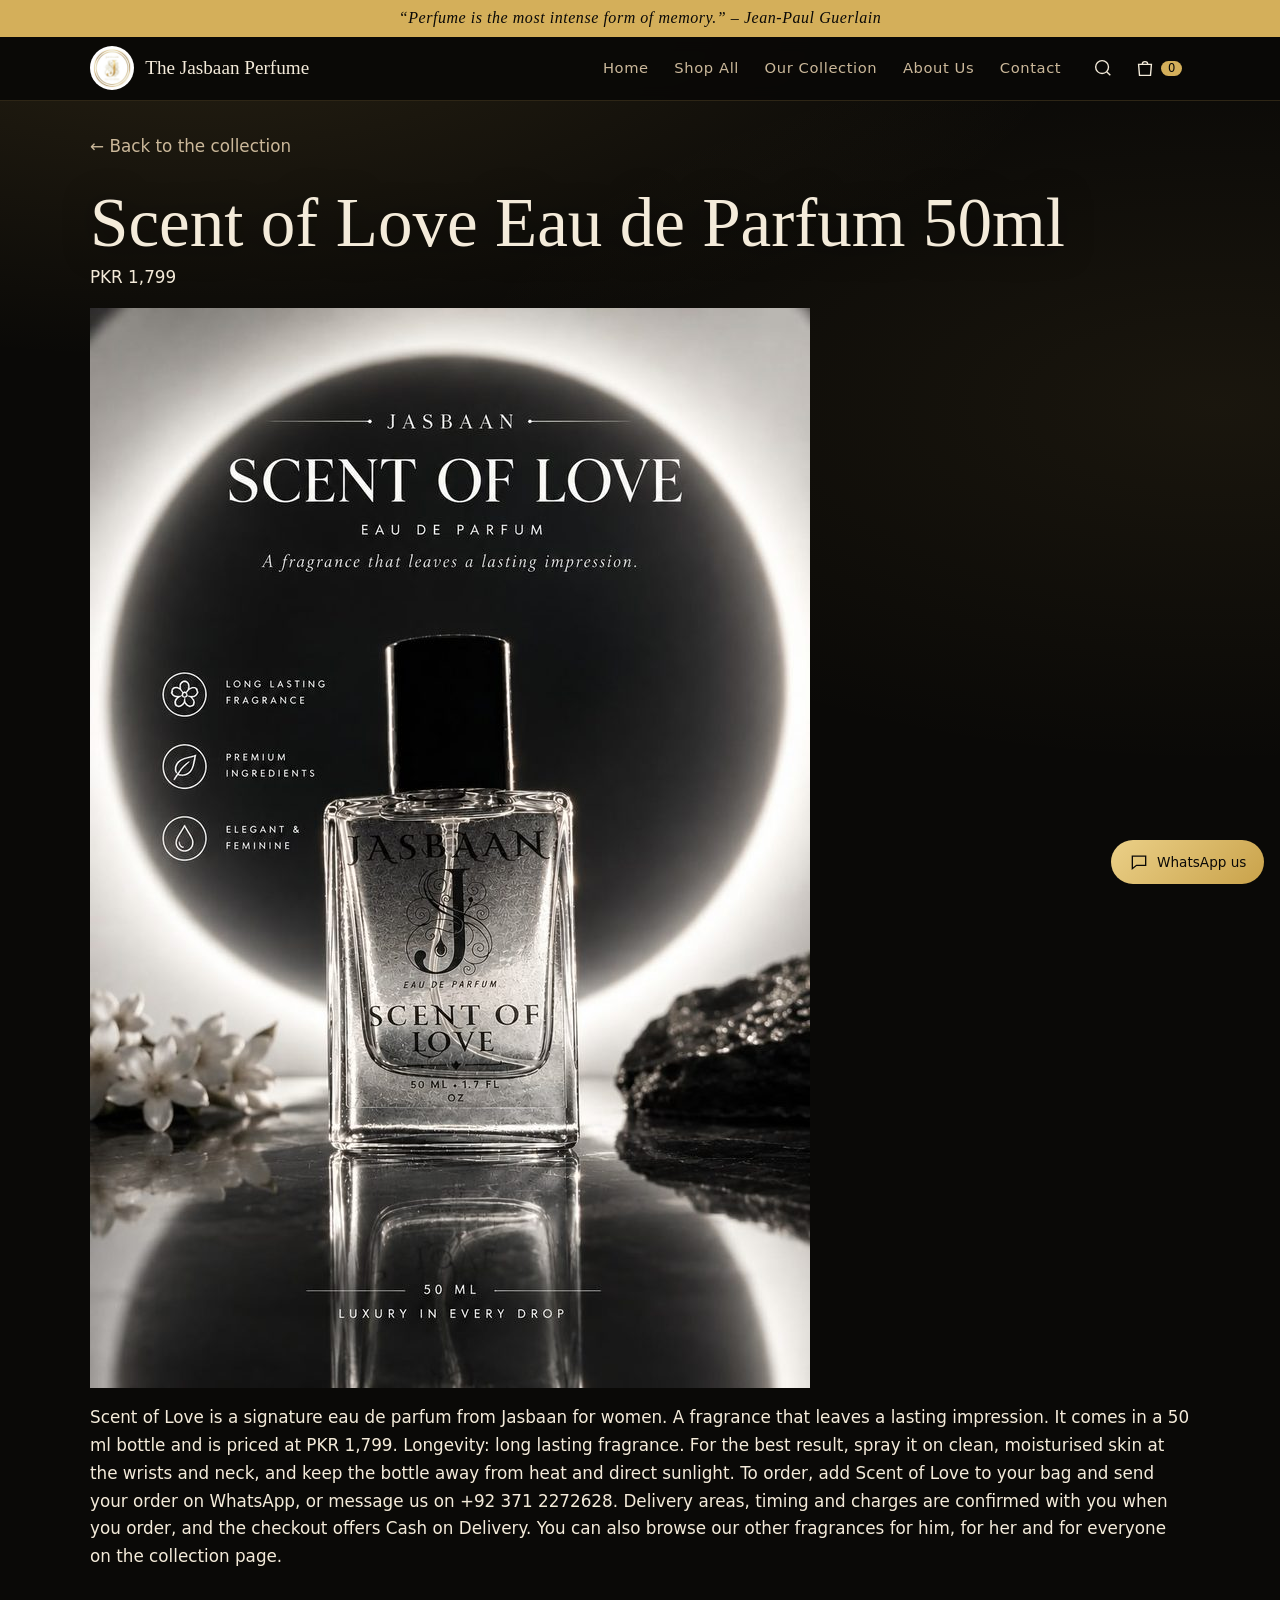
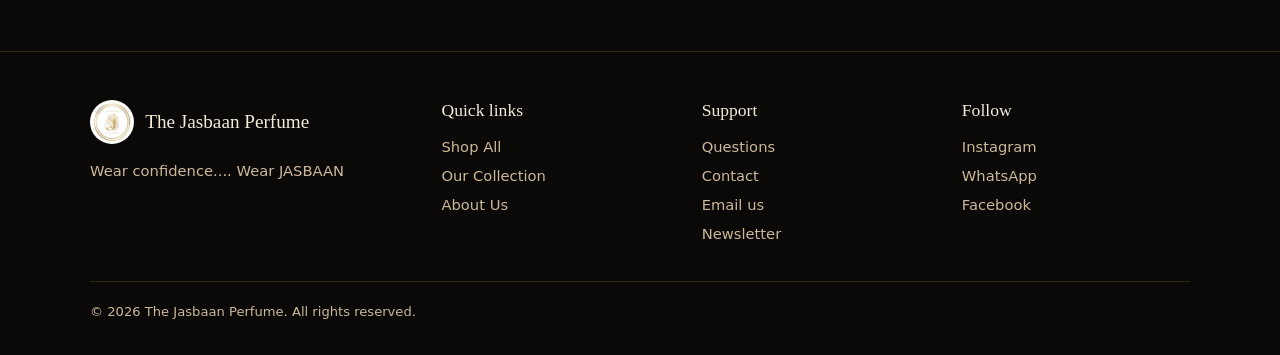
<file: scent-of-love.html>
<!DOCTYPE html>
<html lang="en">
<head>
<meta charset="utf-8">
<meta http-equiv="Content-Security-Policy" content="default-src 'self'; script-src 'self' 'sha256-PtdI6/36DhPdMEgjNWV5ExIEqFovVcjUHPeOyApfBhs='; style-src 'self' 'unsafe-inline' https://fonts.googleapis.com; font-src https://fonts.gstatic.com; img-src 'self' data:; media-src 'self'; connect-src https://script.google.com https://script.googleusercontent.com; object-src 'none'; base-uri 'none'; form-action 'none'">
<meta name="viewport" content="width=device-width, initial-scale=1, viewport-fit=cover">
<title>Scent of Love Eau de Parfum 50ml | Jasbaan Perfume Pakistan</title>
<meta name="description" content="Scent of Love eau de parfum, 50 ml, PKR 1,799. A fragrance that leaves a lasting impression. Order from The Jasbaan Perfume in Pakistan.">
<meta property="og:type" content="website">
<meta property="og:title" content="Scent of Love Eau de Parfum 50ml | Jasbaan Perfume Pakistan">
<meta property="og:description" content="Scent of Love eau de parfum, 50 ml, PKR 1,799. A fragrance that leaves a lasting impression. Order from The Jasbaan Perfume in Pakistan.">
<!-- Replace YOUR-DOMAIN with your real web address once hosted -->
<meta property="og:image" content="https://the-jasbaan-perfumes.vercel.app/images/scent-of-love.jpg">
<meta property="og:url" content="https://the-jasbaan-perfumes.vercel.app/scent-of-love.html">
<link rel="canonical" href="https://the-jasbaan-perfumes.vercel.app/scent-of-love.html">
<link rel="icon" href="images/logo.jpg">
<link rel="preconnect" href="https://fonts.googleapis.com"><link rel="preconnect" href="https://fonts.gstatic.com" crossorigin>
<link href="https://fonts.googleapis.com/css2?family=Bodoni+Moda:ital,opsz,wght@0,6..96,400;0,6..96,500;1,6..96,400&family=Jost:wght@300;400;500&display=swap" rel="stylesheet">
<link rel="stylesheet" href="style.css">
<script>document.documentElement.className='js'</script>
<script type="application/ld+json">{"@context": "https://schema.org", "@type": "Product", "name": "Scent of Love Eau de Parfum 50ml", "image": "https://the-jasbaan-perfumes.vercel.app/images/scent-of-love.jpg", "description": "Scent of Love is a signature eau de parfum from Jasbaan for women. A fragrance that leaves a lasting impression. It comes in a 50 ml bottle and is priced at PKR 1,799. Longevity: long lasting fragrance. For the best result, spray it on clean, moisturised skin at the wrists and neck, and keep the bottle away from heat and direct sunlight. To order, add Scent of Love to your bag and send your order on WhatsApp, or message us on +92 371 2272628. Delivery areas, timing and charges are confirmed with you when you order, and the checkout offers Cash on Delivery. You can also browse our other fragrances for him, for her and for everyone on the collection page.", "brand": {"@type": "Brand", "name": "Jasbaan"}, "offers": {"@type": "Offer", "url": "https://the-jasbaan-perfumes.vercel.app/scent-of-love.html", "price": "1799", "priceCurrency": "PKR"}}</script>
</head>
<body data-product="scent-of-love">
<a class="skip" href="#pp">Skip to content</a>
<noscript><p class="ns">This store needs JavaScript. To order, message us on WhatsApp: <a href="https://wa.me/923712272628">+92 371 2272628</a>.</p></noscript>
<canvas id="dust" aria-hidden="true"></canvas><!-- gold sparkle background: delete this line to remove -->
<!-- Intro splash: delete this block to remove -->
<div id="intro">
 <div class="lg"><svg viewBox="0 0 200 200" aria-hidden="true"><circle class="r1" cx="100" cy="100" r="96"/><circle class="r2" cx="100" cy="100" r="88"/></svg><img src="images/logo.jpg" alt="Jasbaan logo"></div>
 <span>Wear confidence.... Wear JASBAAN</span>
 <button id="skip" type="button">Skip</button>
</div>
<!-- TOP BAR: famous perfume quotes rotate here. Edit QUOTES in script.js; the first one is shown below. -->
<div class="bar"><span>“Perfume is the most intense form of memory.” – Jean-Paul Guerlain</span></div>

<header class="hd">
 <div class="w nav">
  <button class="ico burger" id="burger" aria-label="Open menu" aria-expanded="false" aria-controls="menu"><svg viewBox="0 0 24 24" width="24" height="24" fill="none" stroke="currentColor" stroke-width="1.5"><path d="M3 7h18M3 12h18M3 17h18"/></svg></button>
  <a class="brand" href="index.html#top"><img src="images/logo.jpg" alt=""><span>The Jasbaan Perfume</span></a>
  <nav id="menu" aria-label="Main"><a href="index.html#top">Home</a><a href="index.html#shop">Shop All</a><a href="index.html#families">Our Collection</a><a href="index.html#story">About Us</a><a href="index.html#contact">Contact</a></nav>
  <div class="tools">
   <button class="ico" id="sbtn" aria-label="Search" aria-expanded="false"><svg viewBox="0 0 24 24" width="22" height="22" fill="none" stroke="currentColor" stroke-width="1.5"><circle cx="11" cy="11" r="7"/><path d="m20 20-4-4"/></svg></button>
   <button class="ico" id="cbtn" aria-label="Open shopping bag"><svg viewBox="0 0 24 24" width="22" height="22" fill="none" stroke="currentColor" stroke-width="1.5"><path d="M5 8h14l-1 12H6zM9 8a3 3 0 0 1 6 0"/></svg><b id="cnt">0</b></button>
  </div>
 </div>
 <div class="w srch" id="srch" hidden><input id="q" type="search" placeholder="Search fragrances" aria-label="Search fragrances"></div>
</header>

<main id="top" hidden>
 <section class="banner" aria-label="The Jasbaan collection">
  <div class="w bn">
   <div class="bn-l">
    <div class="bn-t sr"><small>LUXURY EAU DE PARFUM</small><h2>Discover Your Signature Scent</h2><p>Fragrances for him and for her, from fresh to oud.</p><a class="btn" href="index.html#shop">SHOP NOW</a></div>
    <img class="bn-shelf" src="images/banner-lineup.jpg" alt="The Jasbaan collection: seven eau de parfum bottles on white marble" width="960" height="214">
   </div>
   <figure class="bn-frame"><img class="bn-man" src="images/banner-man.jpg" alt="A man in a black suit and sunglasses from the Jasbaan Blue Sea ad" width="720" height="880"></figure>
  </div>
 </section>
 <section class="hero">
  <div class="w hg">
   <div class="sr">
    <h1>THE ART OF LEAVING AN IMPRESSION</h1>
    <p class="sub">Discover a fragrance that speaks before you do.</p>
    <p class="slogan">Wear confidence.... Wear JASBAAN</p>
    <div class="acts"><a class="btn" href="index.html#shop">SHOP COLLECTION</a><a class="btn ghost" href="index.html#story">DISCOVER JASBAAN</a></div>
   </div>
   <video class="himg" data-play muted playsinline preload="none" poster="images/hero-bottle.jpg" src="videos/liquid.mp4" aria-label="Golden liquid swirling around a Jasbaan perfume bottle"></video>
  </div>
 </section>

 <!-- Scrolling slogan strip: delete this block to remove -->
 <div class="mq" aria-hidden="true"><div><span>✦ Luxury in every drop</span><span>✦ Elegant. Timeless. Unforgettable.</span><span>✦ More than a scent. It’s a feeling.</span><span>✦ A fragrance that leaves a lasting impression.</span><span>✦ Luxury in every drop</span><span>✦ Elegant. Timeless. Unforgettable.</span><span>✦ More than a scent. It’s a feeling.</span><span>✦ A fragrance that leaves a lasting impression.</span></div></div>

 <div class="w trust sr"><div><b>9</b><span>Signature fragrances</span></div><div><b>50 ml</b><span>Eau de parfum</span></div><div><b>WhatsApp</b><span>Easy ordering</span></div><div><b>COD</b><span>Cash on delivery option</span></div></div>

 <section id="bundle" class="sec dark2"><div class="w" id="bundlebox"></div></section>

 <section id="shop" class="sec">
  <div class="w">
   <h2 class="sr">Featured Collection</h2>
   <p class="note">Browse for him, for her or for everyone. All prices are for a 50 ml eau de parfum, in Pakistani rupees.</p>
   <div class="ctl"><div class="tabs" id="tabs"></div><div class="chips" id="chips"></div>
    <select id="sort" aria-label="Sort by price"><option value="">Featured</option><option value="asc">Price: low to high</option><option value="desc">Price: high to low</option></select></div>
   <div id="grid"></div>
   <p id="none" hidden>No fragrances match your search.</p>
  </div>
 </section>

 <section id="story" class="sec ivory">
  <div class="w split">
   <div class="sr">
    <h2>MORE THAN A FRAGRANCE. A STATEMENT.</h2>
    <p>Jasbaan stands for confidence, individuality and the kind of impression people remember. It is a way of saying who you are before you say a word.</p>
    <p>Every Jasbaan fragrance is chosen to feel personal, whether you wear it every day or save it for the moments that matter.</p>
   </div>
   <img class="sr" src="images/box-gold.jpg" alt="Jasbaan Gucci Flora in a black and gold gift box with a thank-you card" loading="lazy">
  </div>
 </section>

 <section class="sec">
  <div class="w quote">
   <div class="arch sr"><video id="v2" data-play muted loop playsinline preload="none" poster="images/poster-peony.jpg" src="videos/peony.mp4" aria-label="Peony petals moving in a breeze"></video></div>
   <div class="sr"><blockquote>“Good perfume doesn’t just make you smell better, it makes you feel better.”</blockquote><p>A fragrance can’t change your past, but it can brighten your present and leave a beautiful impression on your future.</p></div>
  </div>
 </section>

 <section id="families" class="sec">
  <div class="w">
   <h2 class="sr">The Fragrance Experience</h2>
   <p class="note">General fragrance families to guide you. These are not the notes of any specific product. Edit freely.</p>
   <div class="fam sr">
    <div><h3>Woody</h3><p>Warm, grounded and quietly confident.</p></div>
    <div><h3>Floral</h3><p>Soft, expressive and timeless.</p></div>
    <div><h3>Fresh</h3><p>Clean, bright and effortless.</p></div>
    <div><h3>Amber</h3><p>Rich, glowing and enveloping.</p></div>
    <div><h3>Oriental</h3><p>Spiced, deep and unforgettable.</p></div>
   </div>
  </div>
 </section>

 <!-- WHY CHOOSE: only keep claims you can verify before publishing -->
 <section class="sec ivory">
  <div class="w">
   <h2 class="sr">Why Choose Jasbaan</h2>
   <div class="why sr">
    <div><svg viewBox="0 0 24 24" aria-hidden="true"><path d="M12 3l8 6-8 12L4 9z"/></svg><h3>Signature style</h3><p>A look and feel that is unmistakably Jasbaan.</p></div>
    <div><svg viewBox="0 0 24 24" aria-hidden="true"><path d="M12 3v18M3 12h18"/><circle cx="12" cy="12" r="4"/></svg><h3>Thoughtfully presented</h3><p>Each fragrance is presented with care.</p></div>
    <div><svg viewBox="0 0 24 24" aria-hidden="true"><rect x="4" y="9" width="16" height="11"/><path d="M12 9v11M4 13h16M12 9c-3-4-6-1-3 0M12 9c3-4 6-1 3 0"/></svg><h3>Premium gifting</h3><p>Beautiful boxes and a thank-you card.</p></div>
    <div><svg viewBox="0 0 24 24" aria-hidden="true"><path d="M4 5h16v11H9l-5 4z"/></svg><h3>Customer-focused service</h3><p>Message us any time for help choosing.</p></div>
   </div>
  </div>
 </section>

 <section class="promo">
  <img src="images/banner.jpg" alt="The Jasbaan lineup of luxury eau de parfum bottles on white marble" loading="lazy">
  <div class="pv"><video class="bgv" data-play data-clone muted loop playsinline preload="none" aria-hidden="true"></video><div class="w sr"><h2>YOUR PRESENCE. YOUR SIGNATURE.</h2><p>Find the fragrance that feels unmistakably you.</p><a class="btn" href="index.html#shop">EXPLORE THE COLLECTION</a></div></div>
 </section>

 <section class="sec">
  <div class="w revs">
   <h2 class="sr">What Customers Say</h2>
   <p class="note">Sample content. Replace with real customer reviews before publishing.</p>
   <div class="rev on"><blockquote>“A placeholder review about how the fragrance makes someone feel.”</blockquote><small>Sample customer</small></div>
   <div class="rev"><blockquote>“A placeholder review about the packaging and presentation.”</blockquote><small>Sample customer</small></div>
   <div class="rev"><blockquote>“A placeholder review about the service and delivery.”</blockquote><small>Sample customer</small></div>
   <div class="dots"><button class="btn ghost sm" id="rp" aria-label="Previous review">←</button><button class="btn ghost sm" id="rn" aria-label="Next review">→</button></div>
  </div>
 </section>

 <section id="newsletter" class="sec dark2">
  <div class="w">
   <h2 class="sr">Join the Jasbaan List</h2>
   <p class="note">We will only use your email to share news and offers. You can unsubscribe at any time. (Connect a service such as Mailchimp or Brevo for real subscriptions.)</p>
   <form class="nl" id="nl" novalidate><input id="em" type="email" placeholder="Your email address" aria-label="Email address" required maxlength="120" autocomplete="email"><button class="btn" type="submit">SUBSCRIBE</button></form>
   <p id="nlm" role="status"></p>
  </div>
 </section>

 <section id="faq" class="sec">
  <div class="w">
   <h2 class="sr">Questions</h2>
   <details><summary>How do I place an order?</summary><p>Add fragrances to your bag, choose Checkout and send your order request on WhatsApp. Your order is confirmed once we reply.</p></details>
   <details><summary>Do you deliver across Pakistan?</summary><p>[To be confirmed] Add your delivery areas, timings and fees here.</p></details>
   <details><summary>What payment options are available?</summary><p>Cash on Delivery is the default option at checkout. [Other payment methods to be confirmed]</p></details>
   <details><summary>What is your returns and exchange policy?</summary><p>[To be confirmed] Add your return and exchange terms here.</p></details>
   <details><summary>How do I choose a fragrance?</summary><p>Start with the family you are drawn to: floral, fresh, oud or something that simply feels like you. Message us on WhatsApp and we will help you choose.</p></details>
  </div>
 </section>

 <section id="contact" class="sec dark2">
  <div class="w">
   <h2 class="sr">Contact</h2>
   <ul class="ct">
    <li>WhatsApp: <a href="https://wa.me/923712272628" target="_blank" rel="noopener noreferrer">+92 371 2272628</a></li>
    <li>Instagram: <a href="https://www.instagram.com/the_jasbaan_perfumes" target="_blank" rel="noopener noreferrer">@the_jasbaan_perfumes</a></li>
    <li>Facebook: <a href="https://www.facebook.com/share/18ap85P8Tk/" target="_blank" rel="noopener noreferrer">Our Facebook page</a></li>
    <li>Email: <a href="mailto:thejasbaanperfumes@gmail.com">thejasbaanperfumes@gmail.com</a></li>
    <li>Address: [add your business address]</li>
   </ul>
  </div>
 </section>

 <section class="sec ig"><div class="w"><h2>Follow us on Instagram</h2><p class="note">See our fragrances and updates on @the_jasbaan_perfumes.</p><a class="btn" href="https://www.instagram.com/the_jasbaan_perfumes" target="_blank" rel="noopener noreferrer">FOLLOW ON INSTAGRAM</a></div></section>
</main>
<div id="pp"><div class="w pg"><a class="back" href="index.html#shop">← Back to the collection</a><h1>Scent of Love Eau de Parfum 50ml</h1><p class="pr">PKR 1,799</p><img src="images/scent-of-love.jpg" alt="Scent of Love Eau de Parfum 50ml by Jasbaan Perfume Pakistan"><p>Scent of Love is a signature eau de parfum from Jasbaan for women. A fragrance that leaves a lasting impression. It comes in a 50 ml bottle and is priced at PKR 1,799. Longevity: long lasting fragrance. For the best result, spray it on clean, moisturised skin at the wrists and neck, and keep the bottle away from heat and direct sunlight. To order, add Scent of Love to your bag and send your order on WhatsApp, or message us on +92 371 2272628. Delivery areas, timing and charges are confirmed with you when you order, and the checkout offers Cash on Delivery. You can also browse our other fragrances for him, for her and for everyone on the collection page.</p></div></div>

<footer>
 <div class="w">
  <div class="fg">
   <div><a class="brand" href="index.html#top"><img src="images/logo.jpg" alt=""><span>The Jasbaan Perfume</span></a><p>Wear confidence.... Wear JASBAAN</p></div>
   <div><h4>Quick links</h4><a href="index.html#shop">Shop All</a><a href="index.html#families">Our Collection</a><a href="index.html#story">About Us</a></div>
   <div><h4>Support</h4><a href="index.html#faq">Questions</a><a href="index.html#contact">Contact</a><a href="mailto:thejasbaanperfumes@gmail.com">Email us</a><a href="index.html#newsletter">Newsletter</a></div>
   <div><h4>Follow</h4><a href="https://www.instagram.com/the_jasbaan_perfumes" target="_blank" rel="noopener noreferrer">Instagram</a><a href="https://wa.me/923712272628" target="_blank" rel="noopener noreferrer">WhatsApp</a><a href="https://www.facebook.com/share/18ap85P8Tk/" target="_blank" rel="noopener noreferrer">Facebook</a></div>
  </div>
  <p class="copy">© 2026 The Jasbaan Perfume. All rights reserved.</p>
 </div>
</footer>

<a class="wa" href="https://wa.me/923712272628?text=Hello%20Jasbaan%2C%20I%20need%20help%20choosing%20a%20fragrance" target="_blank" rel="noopener noreferrer" aria-label="Chat on WhatsApp"><svg viewBox="0 0 24 24" aria-hidden="true"><path d="M4 5h16v11H9l-5 4z"/></svg><span>WhatsApp us</span></a>
<div id="ov"></div>
<aside id="cart" aria-label="Shopping bag" aria-hidden="true">
 <div class="ch"><h2>Your Bag</h2><button class="ico" id="cclose" aria-label="Close bag">×</button></div>
 <div id="items"></div>
 <div class="tot"><span>Subtotal</span><b id="sub">PKR 0</b></div>
 <button class="btn" id="chk">CHECKOUT</button>
</aside>
<dialog id="modal" aria-label="Details"></dialog>
<div id="toast" role="status" aria-live="polite"></div>
<script src="script.js"></script>
</body>
</html>
</file>
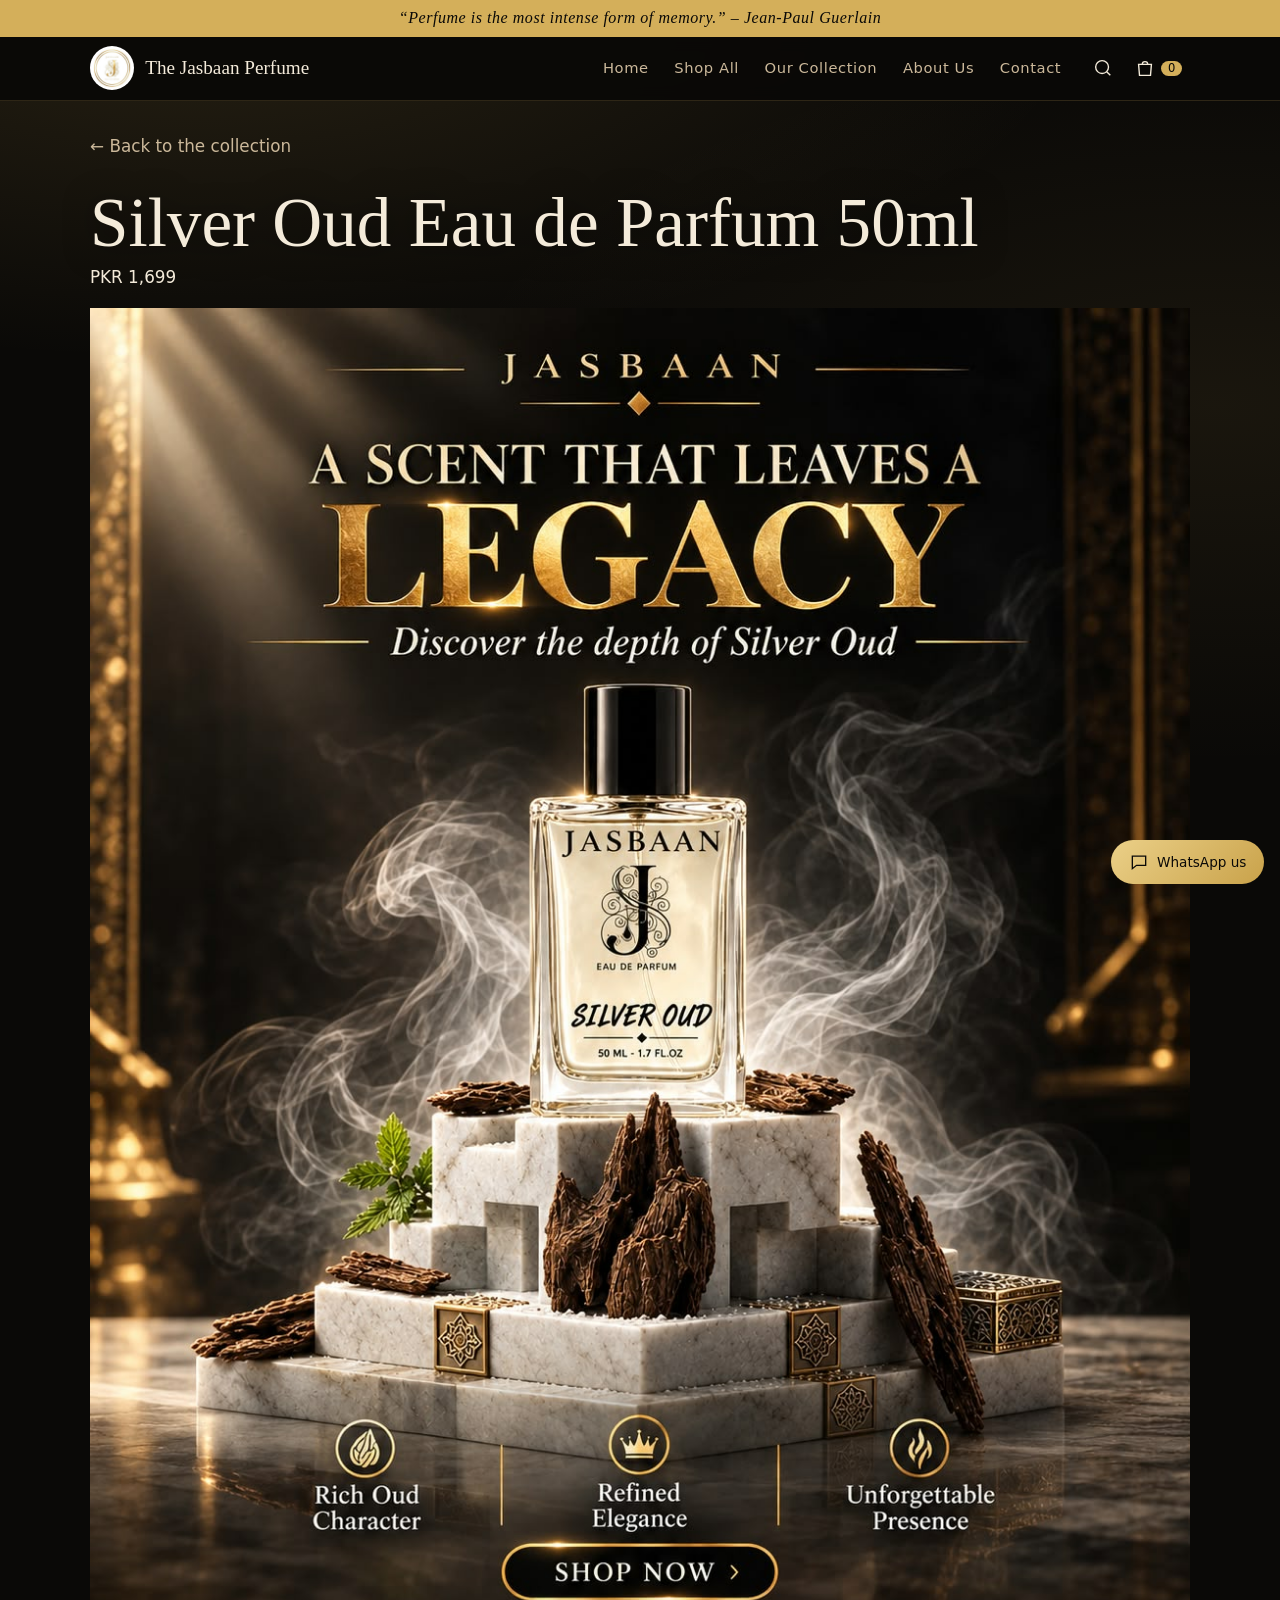
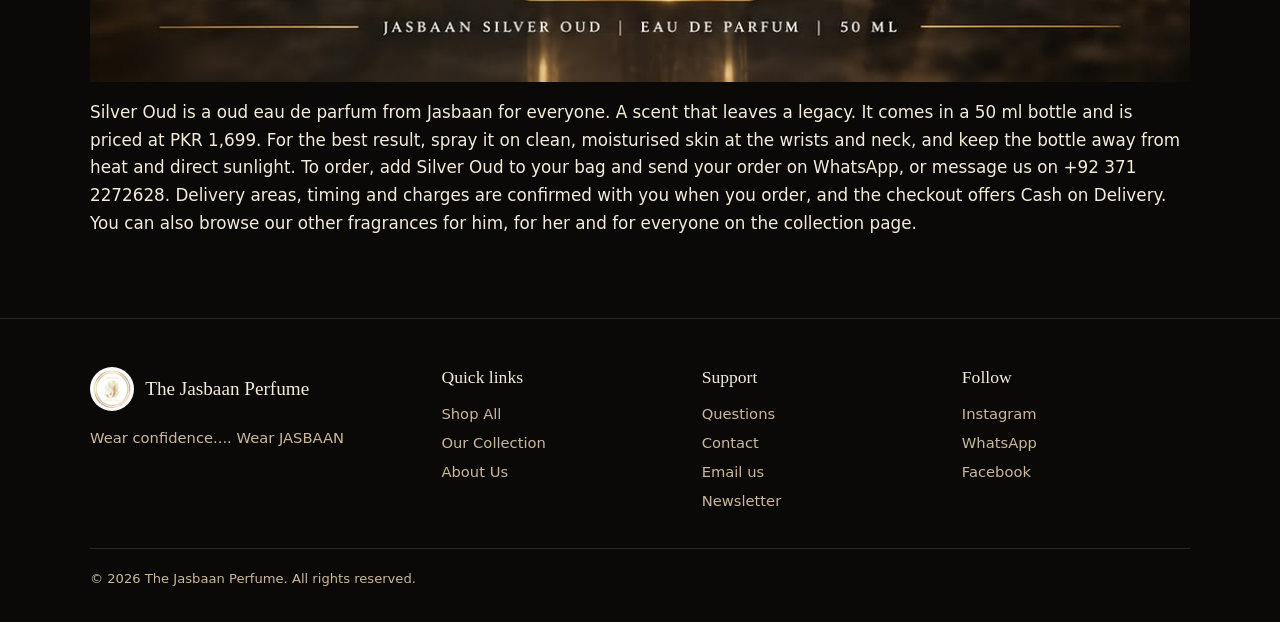
<file: silver-oud.html>
<!DOCTYPE html>
<html lang="en">
<head>
<meta charset="utf-8">
<meta http-equiv="Content-Security-Policy" content="default-src 'self'; script-src 'self' 'sha256-PtdI6/36DhPdMEgjNWV5ExIEqFovVcjUHPeOyApfBhs='; style-src 'self' 'unsafe-inline' https://fonts.googleapis.com; font-src https://fonts.gstatic.com; img-src 'self' data:; media-src 'self'; connect-src https://script.google.com https://script.googleusercontent.com; object-src 'none'; base-uri 'none'; form-action 'none'">
<meta name="viewport" content="width=device-width, initial-scale=1, viewport-fit=cover">
<title>Silver Oud Eau de Parfum 50ml | Jasbaan Perfume Pakistan</title>
<meta name="description" content="Silver Oud eau de parfum, 50 ml, PKR 1,699. A scent that leaves a legacy. Order from The Jasbaan Perfume in Pakistan.">
<meta property="og:type" content="website">
<meta property="og:title" content="Silver Oud Eau de Parfum 50ml | Jasbaan Perfume Pakistan">
<meta property="og:description" content="Silver Oud eau de parfum, 50 ml, PKR 1,699. A scent that leaves a legacy. Order from The Jasbaan Perfume in Pakistan.">
<!-- Replace YOUR-DOMAIN with your real web address once hosted -->
<meta property="og:image" content="https://the-jasbaan-perfumes.vercel.app/images/silver-oud.jpg">
<meta property="og:url" content="https://the-jasbaan-perfumes.vercel.app/silver-oud.html">
<link rel="canonical" href="https://the-jasbaan-perfumes.vercel.app/silver-oud.html">
<link rel="icon" href="images/logo.jpg">
<link rel="preconnect" href="https://fonts.googleapis.com"><link rel="preconnect" href="https://fonts.gstatic.com" crossorigin>
<link href="https://fonts.googleapis.com/css2?family=Bodoni+Moda:ital,opsz,wght@0,6..96,400;0,6..96,500;1,6..96,400&family=Jost:wght@300;400;500&display=swap" rel="stylesheet">
<link rel="stylesheet" href="style.css">
<script>document.documentElement.className='js'</script>
<script type="application/ld+json">{"@context": "https://schema.org", "@type": "Product", "name": "Silver Oud Eau de Parfum 50ml", "image": "https://the-jasbaan-perfumes.vercel.app/images/silver-oud.jpg", "description": "Silver Oud is a oud eau de parfum from Jasbaan for everyone. A scent that leaves a legacy. It comes in a 50 ml bottle and is priced at PKR 1,699. For the best result, spray it on clean, moisturised skin at the wrists and neck, and keep the bottle away from heat and direct sunlight. To order, add Silver Oud to your bag and send your order on WhatsApp, or message us on +92 371 2272628. Delivery areas, timing and charges are confirmed with you when you order, and the checkout offers Cash on Delivery. You can also browse our other fragrances for him, for her and for everyone on the collection page.", "brand": {"@type": "Brand", "name": "Jasbaan"}, "offers": {"@type": "Offer", "url": "https://the-jasbaan-perfumes.vercel.app/silver-oud.html", "price": "1699", "priceCurrency": "PKR"}}</script>
</head>
<body data-product="silver-oud">
<a class="skip" href="#pp">Skip to content</a>
<noscript><p class="ns">This store needs JavaScript. To order, message us on WhatsApp: <a href="https://wa.me/923712272628">+92 371 2272628</a>.</p></noscript>
<canvas id="dust" aria-hidden="true"></canvas><!-- gold sparkle background: delete this line to remove -->
<!-- Intro splash: delete this block to remove -->
<div id="intro">
 <div class="lg"><svg viewBox="0 0 200 200" aria-hidden="true"><circle class="r1" cx="100" cy="100" r="96"/><circle class="r2" cx="100" cy="100" r="88"/></svg><img src="images/logo.jpg" alt="Jasbaan logo"></div>
 <span>Wear confidence.... Wear JASBAAN</span>
 <button id="skip" type="button">Skip</button>
</div>
<!-- TOP BAR: famous perfume quotes rotate here. Edit QUOTES in script.js; the first one is shown below. -->
<div class="bar"><span>“Perfume is the most intense form of memory.” – Jean-Paul Guerlain</span></div>

<header class="hd">
 <div class="w nav">
  <button class="ico burger" id="burger" aria-label="Open menu" aria-expanded="false" aria-controls="menu"><svg viewBox="0 0 24 24" width="24" height="24" fill="none" stroke="currentColor" stroke-width="1.5"><path d="M3 7h18M3 12h18M3 17h18"/></svg></button>
  <a class="brand" href="index.html#top"><img src="images/logo.jpg" alt=""><span>The Jasbaan Perfume</span></a>
  <nav id="menu" aria-label="Main"><a href="index.html#top">Home</a><a href="index.html#shop">Shop All</a><a href="index.html#families">Our Collection</a><a href="index.html#story">About Us</a><a href="index.html#contact">Contact</a></nav>
  <div class="tools">
   <button class="ico" id="sbtn" aria-label="Search" aria-expanded="false"><svg viewBox="0 0 24 24" width="22" height="22" fill="none" stroke="currentColor" stroke-width="1.5"><circle cx="11" cy="11" r="7"/><path d="m20 20-4-4"/></svg></button>
   <button class="ico" id="cbtn" aria-label="Open shopping bag"><svg viewBox="0 0 24 24" width="22" height="22" fill="none" stroke="currentColor" stroke-width="1.5"><path d="M5 8h14l-1 12H6zM9 8a3 3 0 0 1 6 0"/></svg><b id="cnt">0</b></button>
  </div>
 </div>
 <div class="w srch" id="srch" hidden><input id="q" type="search" placeholder="Search fragrances" aria-label="Search fragrances"></div>
</header>

<main id="top" hidden>
 <section class="banner" aria-label="The Jasbaan collection">
  <div class="w bn">
   <div class="bn-l">
    <div class="bn-t sr"><small>LUXURY EAU DE PARFUM</small><h2>Discover Your Signature Scent</h2><p>Fragrances for him and for her, from fresh to oud.</p><a class="btn" href="index.html#shop">SHOP NOW</a></div>
    <img class="bn-shelf" src="images/banner-lineup.jpg" alt="The Jasbaan collection: seven eau de parfum bottles on white marble" width="960" height="214">
   </div>
   <figure class="bn-frame"><img class="bn-man" src="images/banner-man.jpg" alt="A man in a black suit and sunglasses from the Jasbaan Blue Sea ad" width="720" height="880"></figure>
  </div>
 </section>
 <section class="hero">
  <div class="w hg">
   <div class="sr">
    <h1>THE ART OF LEAVING AN IMPRESSION</h1>
    <p class="sub">Discover a fragrance that speaks before you do.</p>
    <p class="slogan">Wear confidence.... Wear JASBAAN</p>
    <div class="acts"><a class="btn" href="index.html#shop">SHOP COLLECTION</a><a class="btn ghost" href="index.html#story">DISCOVER JASBAAN</a></div>
   </div>
   <video class="himg" data-play muted playsinline preload="none" poster="images/hero-bottle.jpg" src="videos/liquid.mp4" aria-label="Golden liquid swirling around a Jasbaan perfume bottle"></video>
  </div>
 </section>

 <!-- Scrolling slogan strip: delete this block to remove -->
 <div class="mq" aria-hidden="true"><div><span>✦ Luxury in every drop</span><span>✦ Elegant. Timeless. Unforgettable.</span><span>✦ More than a scent. It’s a feeling.</span><span>✦ A fragrance that leaves a lasting impression.</span><span>✦ Luxury in every drop</span><span>✦ Elegant. Timeless. Unforgettable.</span><span>✦ More than a scent. It’s a feeling.</span><span>✦ A fragrance that leaves a lasting impression.</span></div></div>

 <div class="w trust sr"><div><b>9</b><span>Signature fragrances</span></div><div><b>50 ml</b><span>Eau de parfum</span></div><div><b>WhatsApp</b><span>Easy ordering</span></div><div><b>COD</b><span>Cash on delivery option</span></div></div>

 <section id="bundle" class="sec dark2"><div class="w" id="bundlebox"></div></section>

 <section id="shop" class="sec">
  <div class="w">
   <h2 class="sr">Featured Collection</h2>
   <p class="note">Browse for him, for her or for everyone. All prices are for a 50 ml eau de parfum, in Pakistani rupees.</p>
   <div class="ctl"><div class="tabs" id="tabs"></div><div class="chips" id="chips"></div>
    <select id="sort" aria-label="Sort by price"><option value="">Featured</option><option value="asc">Price: low to high</option><option value="desc">Price: high to low</option></select></div>
   <div id="grid"></div>
   <p id="none" hidden>No fragrances match your search.</p>
  </div>
 </section>

 <section id="story" class="sec ivory">
  <div class="w split">
   <div class="sr">
    <h2>MORE THAN A FRAGRANCE. A STATEMENT.</h2>
    <p>Jasbaan stands for confidence, individuality and the kind of impression people remember. It is a way of saying who you are before you say a word.</p>
    <p>Every Jasbaan fragrance is chosen to feel personal, whether you wear it every day or save it for the moments that matter.</p>
   </div>
   <img class="sr" src="images/box-gold.jpg" alt="Jasbaan Gucci Flora in a black and gold gift box with a thank-you card" loading="lazy">
  </div>
 </section>

 <section class="sec">
  <div class="w quote">
   <div class="arch sr"><video id="v2" data-play muted loop playsinline preload="none" poster="images/poster-peony.jpg" src="videos/peony.mp4" aria-label="Peony petals moving in a breeze"></video></div>
   <div class="sr"><blockquote>“Good perfume doesn’t just make you smell better, it makes you feel better.”</blockquote><p>A fragrance can’t change your past, but it can brighten your present and leave a beautiful impression on your future.</p></div>
  </div>
 </section>

 <section id="families" class="sec">
  <div class="w">
   <h2 class="sr">The Fragrance Experience</h2>
   <p class="note">General fragrance families to guide you. These are not the notes of any specific product. Edit freely.</p>
   <div class="fam sr">
    <div><h3>Woody</h3><p>Warm, grounded and quietly confident.</p></div>
    <div><h3>Floral</h3><p>Soft, expressive and timeless.</p></div>
    <div><h3>Fresh</h3><p>Clean, bright and effortless.</p></div>
    <div><h3>Amber</h3><p>Rich, glowing and enveloping.</p></div>
    <div><h3>Oriental</h3><p>Spiced, deep and unforgettable.</p></div>
   </div>
  </div>
 </section>

 <!-- WHY CHOOSE: only keep claims you can verify before publishing -->
 <section class="sec ivory">
  <div class="w">
   <h2 class="sr">Why Choose Jasbaan</h2>
   <div class="why sr">
    <div><svg viewBox="0 0 24 24" aria-hidden="true"><path d="M12 3l8 6-8 12L4 9z"/></svg><h3>Signature style</h3><p>A look and feel that is unmistakably Jasbaan.</p></div>
    <div><svg viewBox="0 0 24 24" aria-hidden="true"><path d="M12 3v18M3 12h18"/><circle cx="12" cy="12" r="4"/></svg><h3>Thoughtfully presented</h3><p>Each fragrance is presented with care.</p></div>
    <div><svg viewBox="0 0 24 24" aria-hidden="true"><rect x="4" y="9" width="16" height="11"/><path d="M12 9v11M4 13h16M12 9c-3-4-6-1-3 0M12 9c3-4 6-1 3 0"/></svg><h3>Premium gifting</h3><p>Beautiful boxes and a thank-you card.</p></div>
    <div><svg viewBox="0 0 24 24" aria-hidden="true"><path d="M4 5h16v11H9l-5 4z"/></svg><h3>Customer-focused service</h3><p>Message us any time for help choosing.</p></div>
   </div>
  </div>
 </section>

 <section class="promo">
  <img src="images/banner.jpg" alt="The Jasbaan lineup of luxury eau de parfum bottles on white marble" loading="lazy">
  <div class="pv"><video class="bgv" data-play data-clone muted loop playsinline preload="none" aria-hidden="true"></video><div class="w sr"><h2>YOUR PRESENCE. YOUR SIGNATURE.</h2><p>Find the fragrance that feels unmistakably you.</p><a class="btn" href="index.html#shop">EXPLORE THE COLLECTION</a></div></div>
 </section>

 <section class="sec">
  <div class="w revs">
   <h2 class="sr">What Customers Say</h2>
   <p class="note">Sample content. Replace with real customer reviews before publishing.</p>
   <div class="rev on"><blockquote>“A placeholder review about how the fragrance makes someone feel.”</blockquote><small>Sample customer</small></div>
   <div class="rev"><blockquote>“A placeholder review about the packaging and presentation.”</blockquote><small>Sample customer</small></div>
   <div class="rev"><blockquote>“A placeholder review about the service and delivery.”</blockquote><small>Sample customer</small></div>
   <div class="dots"><button class="btn ghost sm" id="rp" aria-label="Previous review">←</button><button class="btn ghost sm" id="rn" aria-label="Next review">→</button></div>
  </div>
 </section>

 <section id="newsletter" class="sec dark2">
  <div class="w">
   <h2 class="sr">Join the Jasbaan List</h2>
   <p class="note">We will only use your email to share news and offers. You can unsubscribe at any time. (Connect a service such as Mailchimp or Brevo for real subscriptions.)</p>
   <form class="nl" id="nl" novalidate><input id="em" type="email" placeholder="Your email address" aria-label="Email address" required maxlength="120" autocomplete="email"><button class="btn" type="submit">SUBSCRIBE</button></form>
   <p id="nlm" role="status"></p>
  </div>
 </section>

 <section id="faq" class="sec">
  <div class="w">
   <h2 class="sr">Questions</h2>
   <details><summary>How do I place an order?</summary><p>Add fragrances to your bag, choose Checkout and send your order request on WhatsApp. Your order is confirmed once we reply.</p></details>
   <details><summary>Do you deliver across Pakistan?</summary><p>[To be confirmed] Add your delivery areas, timings and fees here.</p></details>
   <details><summary>What payment options are available?</summary><p>Cash on Delivery is the default option at checkout. [Other payment methods to be confirmed]</p></details>
   <details><summary>What is your returns and exchange policy?</summary><p>[To be confirmed] Add your return and exchange terms here.</p></details>
   <details><summary>How do I choose a fragrance?</summary><p>Start with the family you are drawn to: floral, fresh, oud or something that simply feels like you. Message us on WhatsApp and we will help you choose.</p></details>
  </div>
 </section>

 <section id="contact" class="sec dark2">
  <div class="w">
   <h2 class="sr">Contact</h2>
   <ul class="ct">
    <li>WhatsApp: <a href="https://wa.me/923712272628" target="_blank" rel="noopener noreferrer">+92 371 2272628</a></li>
    <li>Instagram: <a href="https://www.instagram.com/the_jasbaan_perfumes" target="_blank" rel="noopener noreferrer">@the_jasbaan_perfumes</a></li>
    <li>Facebook: <a href="https://www.facebook.com/share/18ap85P8Tk/" target="_blank" rel="noopener noreferrer">Our Facebook page</a></li>
    <li>Email: <a href="mailto:thejasbaanperfumes@gmail.com">thejasbaanperfumes@gmail.com</a></li>
    <li>Address: [add your business address]</li>
   </ul>
  </div>
 </section>

 <section class="sec ig"><div class="w"><h2>Follow us on Instagram</h2><p class="note">See our fragrances and updates on @the_jasbaan_perfumes.</p><a class="btn" href="https://www.instagram.com/the_jasbaan_perfumes" target="_blank" rel="noopener noreferrer">FOLLOW ON INSTAGRAM</a></div></section>
</main>
<div id="pp"><div class="w pg"><a class="back" href="index.html#shop">← Back to the collection</a><h1>Silver Oud Eau de Parfum 50ml</h1><p class="pr">PKR 1,699</p><img src="images/silver-oud.jpg" alt="Silver Oud Eau de Parfum 50ml by Jasbaan Perfume Pakistan"><p>Silver Oud is a oud eau de parfum from Jasbaan for everyone. A scent that leaves a legacy. It comes in a 50 ml bottle and is priced at PKR 1,699. For the best result, spray it on clean, moisturised skin at the wrists and neck, and keep the bottle away from heat and direct sunlight. To order, add Silver Oud to your bag and send your order on WhatsApp, or message us on +92 371 2272628. Delivery areas, timing and charges are confirmed with you when you order, and the checkout offers Cash on Delivery. You can also browse our other fragrances for him, for her and for everyone on the collection page.</p></div></div>

<footer>
 <div class="w">
  <div class="fg">
   <div><a class="brand" href="index.html#top"><img src="images/logo.jpg" alt=""><span>The Jasbaan Perfume</span></a><p>Wear confidence.... Wear JASBAAN</p></div>
   <div><h4>Quick links</h4><a href="index.html#shop">Shop All</a><a href="index.html#families">Our Collection</a><a href="index.html#story">About Us</a></div>
   <div><h4>Support</h4><a href="index.html#faq">Questions</a><a href="index.html#contact">Contact</a><a href="mailto:thejasbaanperfumes@gmail.com">Email us</a><a href="index.html#newsletter">Newsletter</a></div>
   <div><h4>Follow</h4><a href="https://www.instagram.com/the_jasbaan_perfumes" target="_blank" rel="noopener noreferrer">Instagram</a><a href="https://wa.me/923712272628" target="_blank" rel="noopener noreferrer">WhatsApp</a><a href="https://www.facebook.com/share/18ap85P8Tk/" target="_blank" rel="noopener noreferrer">Facebook</a></div>
  </div>
  <p class="copy">© 2026 The Jasbaan Perfume. All rights reserved.</p>
 </div>
</footer>

<a class="wa" href="https://wa.me/923712272628?text=Hello%20Jasbaan%2C%20I%20need%20help%20choosing%20a%20fragrance" target="_blank" rel="noopener noreferrer" aria-label="Chat on WhatsApp"><svg viewBox="0 0 24 24" aria-hidden="true"><path d="M4 5h16v11H9l-5 4z"/></svg><span>WhatsApp us</span></a>
<div id="ov"></div>
<aside id="cart" aria-label="Shopping bag" aria-hidden="true">
 <div class="ch"><h2>Your Bag</h2><button class="ico" id="cclose" aria-label="Close bag">×</button></div>
 <div id="items"></div>
 <div class="tot"><span>Subtotal</span><b id="sub">PKR 0</b></div>
 <button class="btn" id="chk">CHECKOUT</button>
</aside>
<dialog id="modal" aria-label="Details"></dialog>
<div id="toast" role="status" aria-live="polite"></div>
<script src="script.js"></script>
</body>
</html>
</file>
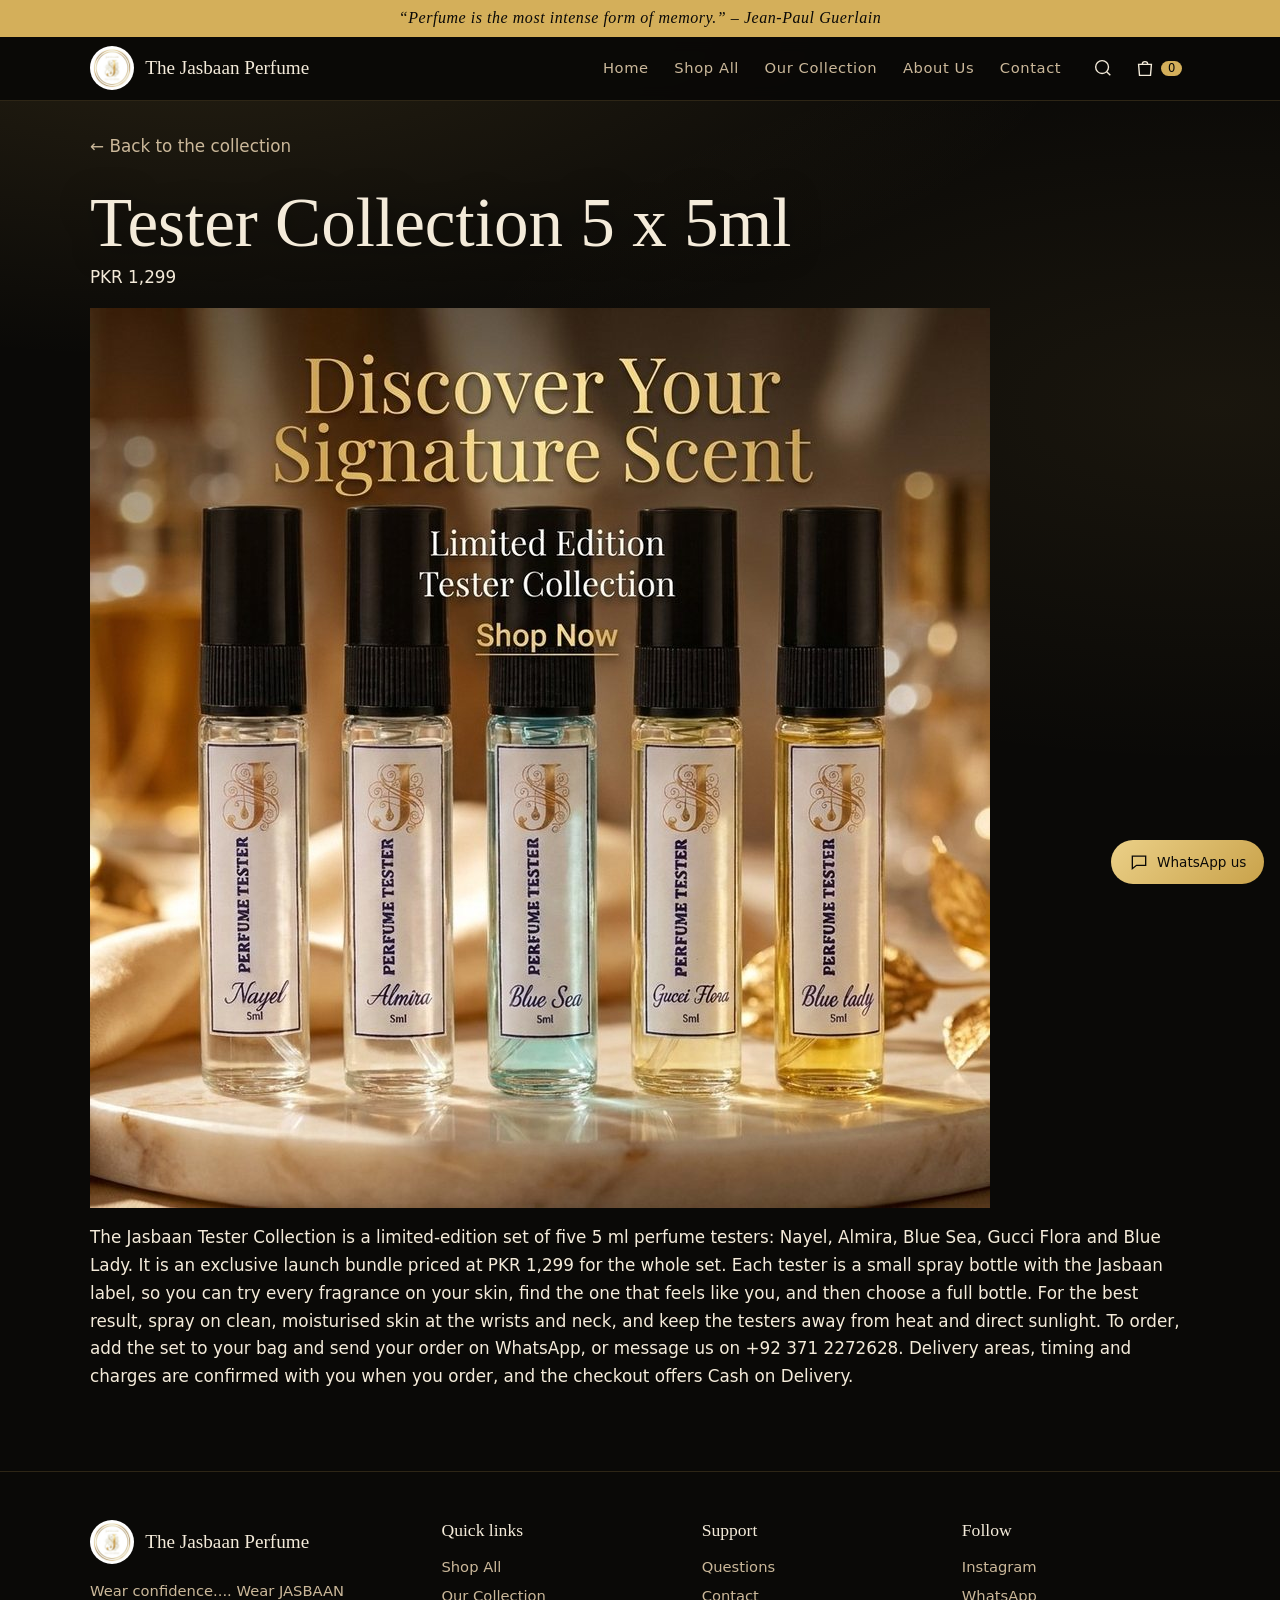
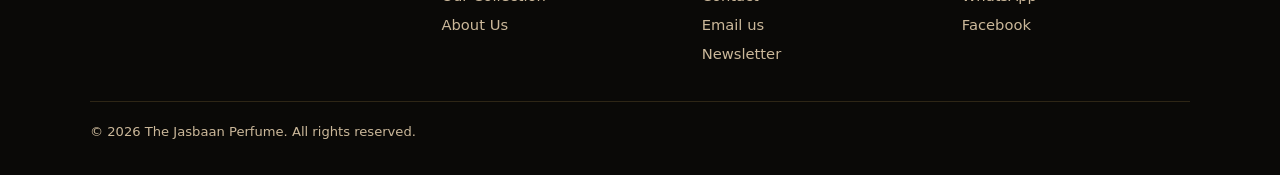
<file: tester-set.html>
<!DOCTYPE html>
<html lang="en">
<head>
<meta charset="utf-8">
<meta http-equiv="Content-Security-Policy" content="default-src 'self'; script-src 'self' 'sha256-PtdI6/36DhPdMEgjNWV5ExIEqFovVcjUHPeOyApfBhs='; style-src 'self' 'unsafe-inline' https://fonts.googleapis.com; font-src https://fonts.gstatic.com; img-src 'self' data:; media-src 'self'; connect-src https://script.google.com https://script.googleusercontent.com; object-src 'none'; base-uri 'none'; form-action 'none'">
<meta name="viewport" content="width=device-width, initial-scale=1, viewport-fit=cover">
<title>Tester Collection 5 x 5ml | Jasbaan Perfume Pakistan</title>
<meta name="description" content="Tester Collection 5 x 5ml, PKR 1,299. One collection. Five signature scents. Order from The Jasbaan Perfume in Pakistan.">
<meta property="og:type" content="website">
<meta property="og:title" content="Tester Collection 5 x 5ml | Jasbaan Perfume Pakistan">
<meta property="og:description" content="Tester Collection 5 x 5ml, PKR 1,299. One collection. Five signature scents. Order from The Jasbaan Perfume in Pakistan.">
<!-- Replace YOUR-DOMAIN with your real web address once hosted -->
<meta property="og:image" content="https://the-jasbaan-perfumes.vercel.app/images/tester-set.jpg">
<meta property="og:url" content="https://the-jasbaan-perfumes.vercel.app/tester-set.html">
<link rel="canonical" href="https://the-jasbaan-perfumes.vercel.app/tester-set.html">
<link rel="icon" href="images/logo.jpg">
<link rel="preconnect" href="https://fonts.googleapis.com"><link rel="preconnect" href="https://fonts.gstatic.com" crossorigin>
<link href="https://fonts.googleapis.com/css2?family=Bodoni+Moda:ital,opsz,wght@0,6..96,400;0,6..96,500;1,6..96,400&family=Jost:wght@300;400;500&display=swap" rel="stylesheet">
<link rel="stylesheet" href="style.css">
<script>document.documentElement.className='js'</script>
<script type="application/ld+json">{"@context": "https://schema.org", "@type": "Product", "name": "Tester Collection 5 x 5ml", "image": "https://the-jasbaan-perfumes.vercel.app/images/tester-set.jpg", "description": "The Jasbaan Tester Collection is a limited-edition set of five 5 ml perfume testers: Nayel, Almira, Blue Sea, Gucci Flora and Blue Lady. It is an exclusive launch bundle priced at PKR 1,299 for the whole set. Each tester is a small spray bottle with the Jasbaan label, so you can try every fragrance on your skin, find the one that feels like you, and then choose a full bottle. For the best result, spray on clean, moisturised skin at the wrists and neck, and keep the testers away from heat and direct sunlight. To order, add the set to your bag and send your order on WhatsApp, or message us on +92 371 2272628. Delivery areas, timing and charges are confirmed with you when you order, and the checkout offers Cash on Delivery.", "brand": {"@type": "Brand", "name": "Jasbaan"}, "offers": {"@type": "Offer", "url": "https://the-jasbaan-perfumes.vercel.app/tester-set.html", "price": "1299", "priceCurrency": "PKR"}}</script>
</head>
<body data-product="tester-set">
<a class="skip" href="#pp">Skip to content</a>
<noscript><p class="ns">This store needs JavaScript. To order, message us on WhatsApp: <a href="https://wa.me/923712272628">+92 371 2272628</a>.</p></noscript>
<canvas id="dust" aria-hidden="true"></canvas><!-- gold sparkle background: delete this line to remove -->
<!-- Intro splash: delete this block to remove -->
<div id="intro">
 <div class="lg"><svg viewBox="0 0 200 200" aria-hidden="true"><circle class="r1" cx="100" cy="100" r="96"/><circle class="r2" cx="100" cy="100" r="88"/></svg><img src="images/logo.jpg" alt="Jasbaan logo"></div>
 <span>Wear confidence.... Wear JASBAAN</span>
 <button id="skip" type="button">Skip</button>
</div>
<!-- TOP BAR: famous perfume quotes rotate here. Edit QUOTES in script.js; the first one is shown below. -->
<div class="bar"><span>“Perfume is the most intense form of memory.” – Jean-Paul Guerlain</span></div>

<header class="hd">
 <div class="w nav">
  <button class="ico burger" id="burger" aria-label="Open menu" aria-expanded="false" aria-controls="menu"><svg viewBox="0 0 24 24" width="24" height="24" fill="none" stroke="currentColor" stroke-width="1.5"><path d="M3 7h18M3 12h18M3 17h18"/></svg></button>
  <a class="brand" href="index.html#top"><img src="images/logo.jpg" alt=""><span>The Jasbaan Perfume</span></a>
  <nav id="menu" aria-label="Main"><a href="index.html#top">Home</a><a href="index.html#shop">Shop All</a><a href="index.html#families">Our Collection</a><a href="index.html#story">About Us</a><a href="index.html#contact">Contact</a></nav>
  <div class="tools">
   <button class="ico" id="sbtn" aria-label="Search" aria-expanded="false"><svg viewBox="0 0 24 24" width="22" height="22" fill="none" stroke="currentColor" stroke-width="1.5"><circle cx="11" cy="11" r="7"/><path d="m20 20-4-4"/></svg></button>
   <button class="ico" id="cbtn" aria-label="Open shopping bag"><svg viewBox="0 0 24 24" width="22" height="22" fill="none" stroke="currentColor" stroke-width="1.5"><path d="M5 8h14l-1 12H6zM9 8a3 3 0 0 1 6 0"/></svg><b id="cnt">0</b></button>
  </div>
 </div>
 <div class="w srch" id="srch" hidden><input id="q" type="search" placeholder="Search fragrances" aria-label="Search fragrances"></div>
</header>

<main id="top" hidden>
 <section class="banner" aria-label="The Jasbaan collection">
  <div class="w bn">
   <div class="bn-l">
    <div class="bn-t sr"><small>LUXURY EAU DE PARFUM</small><h2>Discover Your Signature Scent</h2><p>Fragrances for him and for her, from fresh to oud.</p><a class="btn" href="index.html#shop">SHOP NOW</a></div>
    <img class="bn-shelf" src="images/banner-lineup.jpg" alt="The Jasbaan collection: seven eau de parfum bottles on white marble" width="960" height="214">
   </div>
   <figure class="bn-frame"><img class="bn-man" src="images/banner-man.jpg" alt="A man in a black suit and sunglasses from the Jasbaan Blue Sea ad" width="720" height="880"></figure>
  </div>
 </section>
 <section class="hero">
  <div class="w hg">
   <div class="sr">
    <h1>THE ART OF LEAVING AN IMPRESSION</h1>
    <p class="sub">Discover a fragrance that speaks before you do.</p>
    <p class="slogan">Wear confidence.... Wear JASBAAN</p>
    <div class="acts"><a class="btn" href="index.html#shop">SHOP COLLECTION</a><a class="btn ghost" href="index.html#story">DISCOVER JASBAAN</a></div>
   </div>
   <video class="himg" data-play muted playsinline preload="none" poster="images/hero-bottle.jpg" src="videos/liquid.mp4" aria-label="Golden liquid swirling around a Jasbaan perfume bottle"></video>
  </div>
 </section>

 <!-- Scrolling slogan strip: delete this block to remove -->
 <div class="mq" aria-hidden="true"><div><span>✦ Luxury in every drop</span><span>✦ Elegant. Timeless. Unforgettable.</span><span>✦ More than a scent. It’s a feeling.</span><span>✦ A fragrance that leaves a lasting impression.</span><span>✦ Luxury in every drop</span><span>✦ Elegant. Timeless. Unforgettable.</span><span>✦ More than a scent. It’s a feeling.</span><span>✦ A fragrance that leaves a lasting impression.</span></div></div>

 <div class="w trust sr"><div><b>9</b><span>Signature fragrances</span></div><div><b>50 ml</b><span>Eau de parfum</span></div><div><b>WhatsApp</b><span>Easy ordering</span></div><div><b>COD</b><span>Cash on delivery option</span></div></div>

 <section id="bundle" class="sec dark2"><div class="w" id="bundlebox"></div></section>

 <section id="shop" class="sec">
  <div class="w">
   <h2 class="sr">Featured Collection</h2>
   <p class="note">Browse for him, for her or for everyone. All prices are for a 50 ml eau de parfum, in Pakistani rupees.</p>
   <div class="ctl"><div class="tabs" id="tabs"></div><div class="chips" id="chips"></div>
    <select id="sort" aria-label="Sort by price"><option value="">Featured</option><option value="asc">Price: low to high</option><option value="desc">Price: high to low</option></select></div>
   <div id="grid"></div>
   <p id="none" hidden>No fragrances match your search.</p>
  </div>
 </section>

 <section id="story" class="sec ivory">
  <div class="w split">
   <div class="sr">
    <h2>MORE THAN A FRAGRANCE. A STATEMENT.</h2>
    <p>Jasbaan stands for confidence, individuality and the kind of impression people remember. It is a way of saying who you are before you say a word.</p>
    <p>Every Jasbaan fragrance is chosen to feel personal, whether you wear it every day or save it for the moments that matter.</p>
   </div>
   <img class="sr" src="images/box-gold.jpg" alt="Jasbaan Gucci Flora in a black and gold gift box with a thank-you card" loading="lazy">
  </div>
 </section>

 <section class="sec">
  <div class="w quote">
   <div class="arch sr"><video id="v2" data-play muted loop playsinline preload="none" poster="images/poster-peony.jpg" src="videos/peony.mp4" aria-label="Peony petals moving in a breeze"></video></div>
   <div class="sr"><blockquote>“Good perfume doesn’t just make you smell better, it makes you feel better.”</blockquote><p>A fragrance can’t change your past, but it can brighten your present and leave a beautiful impression on your future.</p></div>
  </div>
 </section>

 <section id="families" class="sec">
  <div class="w">
   <h2 class="sr">The Fragrance Experience</h2>
   <p class="note">General fragrance families to guide you. These are not the notes of any specific product. Edit freely.</p>
   <div class="fam sr">
    <div><h3>Woody</h3><p>Warm, grounded and quietly confident.</p></div>
    <div><h3>Floral</h3><p>Soft, expressive and timeless.</p></div>
    <div><h3>Fresh</h3><p>Clean, bright and effortless.</p></div>
    <div><h3>Amber</h3><p>Rich, glowing and enveloping.</p></div>
    <div><h3>Oriental</h3><p>Spiced, deep and unforgettable.</p></div>
   </div>
  </div>
 </section>

 <!-- WHY CHOOSE: only keep claims you can verify before publishing -->
 <section class="sec ivory">
  <div class="w">
   <h2 class="sr">Why Choose Jasbaan</h2>
   <div class="why sr">
    <div><svg viewBox="0 0 24 24" aria-hidden="true"><path d="M12 3l8 6-8 12L4 9z"/></svg><h3>Signature style</h3><p>A look and feel that is unmistakably Jasbaan.</p></div>
    <div><svg viewBox="0 0 24 24" aria-hidden="true"><path d="M12 3v18M3 12h18"/><circle cx="12" cy="12" r="4"/></svg><h3>Thoughtfully presented</h3><p>Each fragrance is presented with care.</p></div>
    <div><svg viewBox="0 0 24 24" aria-hidden="true"><rect x="4" y="9" width="16" height="11"/><path d="M12 9v11M4 13h16M12 9c-3-4-6-1-3 0M12 9c3-4 6-1 3 0"/></svg><h3>Premium gifting</h3><p>Beautiful boxes and a thank-you card.</p></div>
    <div><svg viewBox="0 0 24 24" aria-hidden="true"><path d="M4 5h16v11H9l-5 4z"/></svg><h3>Customer-focused service</h3><p>Message us any time for help choosing.</p></div>
   </div>
  </div>
 </section>

 <section class="promo">
  <img src="images/banner.jpg" alt="The Jasbaan lineup of luxury eau de parfum bottles on white marble" loading="lazy">
  <div class="pv"><video class="bgv" data-play data-clone muted loop playsinline preload="none" aria-hidden="true"></video><div class="w sr"><h2>YOUR PRESENCE. YOUR SIGNATURE.</h2><p>Find the fragrance that feels unmistakably you.</p><a class="btn" href="index.html#shop">EXPLORE THE COLLECTION</a></div></div>
 </section>

 <section class="sec">
  <div class="w revs">
   <h2 class="sr">What Customers Say</h2>
   <p class="note">Sample content. Replace with real customer reviews before publishing.</p>
   <div class="rev on"><blockquote>“A placeholder review about how the fragrance makes someone feel.”</blockquote><small>Sample customer</small></div>
   <div class="rev"><blockquote>“A placeholder review about the packaging and presentation.”</blockquote><small>Sample customer</small></div>
   <div class="rev"><blockquote>“A placeholder review about the service and delivery.”</blockquote><small>Sample customer</small></div>
   <div class="dots"><button class="btn ghost sm" id="rp" aria-label="Previous review">←</button><button class="btn ghost sm" id="rn" aria-label="Next review">→</button></div>
  </div>
 </section>

 <section id="newsletter" class="sec dark2">
  <div class="w">
   <h2 class="sr">Join the Jasbaan List</h2>
   <p class="note">We will only use your email to share news and offers. You can unsubscribe at any time. (Connect a service such as Mailchimp or Brevo for real subscriptions.)</p>
   <form class="nl" id="nl" novalidate><input id="em" type="email" placeholder="Your email address" aria-label="Email address" required maxlength="120" autocomplete="email"><button class="btn" type="submit">SUBSCRIBE</button></form>
   <p id="nlm" role="status"></p>
  </div>
 </section>

 <section id="faq" class="sec">
  <div class="w">
   <h2 class="sr">Questions</h2>
   <details><summary>How do I place an order?</summary><p>Add fragrances to your bag, choose Checkout and send your order request on WhatsApp. Your order is confirmed once we reply.</p></details>
   <details><summary>Do you deliver across Pakistan?</summary><p>[To be confirmed] Add your delivery areas, timings and fees here.</p></details>
   <details><summary>What payment options are available?</summary><p>Cash on Delivery is the default option at checkout. [Other payment methods to be confirmed]</p></details>
   <details><summary>What is your returns and exchange policy?</summary><p>[To be confirmed] Add your return and exchange terms here.</p></details>
   <details><summary>How do I choose a fragrance?</summary><p>Start with the family you are drawn to: floral, fresh, oud or something that simply feels like you. Message us on WhatsApp and we will help you choose.</p></details>
  </div>
 </section>

 <section id="contact" class="sec dark2">
  <div class="w">
   <h2 class="sr">Contact</h2>
   <ul class="ct">
    <li>WhatsApp: <a href="https://wa.me/923712272628" target="_blank" rel="noopener noreferrer">+92 371 2272628</a></li>
    <li>Instagram: <a href="https://www.instagram.com/the_jasbaan_perfumes" target="_blank" rel="noopener noreferrer">@the_jasbaan_perfumes</a></li>
    <li>Facebook: <a href="https://www.facebook.com/share/18ap85P8Tk/" target="_blank" rel="noopener noreferrer">Our Facebook page</a></li>
    <li>Email: <a href="mailto:thejasbaanperfumes@gmail.com">thejasbaanperfumes@gmail.com</a></li>
    <li>Address: [add your business address]</li>
   </ul>
  </div>
 </section>

 <section class="sec ig"><div class="w"><h2>Follow us on Instagram</h2><p class="note">See our fragrances and updates on @the_jasbaan_perfumes.</p><a class="btn" href="https://www.instagram.com/the_jasbaan_perfumes" target="_blank" rel="noopener noreferrer">FOLLOW ON INSTAGRAM</a></div></section>
</main>
<div id="pp"><div class="w pg"><a class="back" href="index.html#shop">← Back to the collection</a><h1>Tester Collection 5 x 5ml</h1><p class="pr">PKR 1,299</p><img src="images/tester-set.jpg" alt="Tester Collection 5 x 5ml by Jasbaan Perfume Pakistan"><p>The Jasbaan Tester Collection is a limited-edition set of five 5 ml perfume testers: Nayel, Almira, Blue Sea, Gucci Flora and Blue Lady. It is an exclusive launch bundle priced at PKR 1,299 for the whole set. Each tester is a small spray bottle with the Jasbaan label, so you can try every fragrance on your skin, find the one that feels like you, and then choose a full bottle. For the best result, spray on clean, moisturised skin at the wrists and neck, and keep the testers away from heat and direct sunlight. To order, add the set to your bag and send your order on WhatsApp, or message us on +92 371 2272628. Delivery areas, timing and charges are confirmed with you when you order, and the checkout offers Cash on Delivery.</p></div></div>

<footer>
 <div class="w">
  <div class="fg">
   <div><a class="brand" href="index.html#top"><img src="images/logo.jpg" alt=""><span>The Jasbaan Perfume</span></a><p>Wear confidence.... Wear JASBAAN</p></div>
   <div><h4>Quick links</h4><a href="index.html#shop">Shop All</a><a href="index.html#families">Our Collection</a><a href="index.html#story">About Us</a></div>
   <div><h4>Support</h4><a href="index.html#faq">Questions</a><a href="index.html#contact">Contact</a><a href="mailto:thejasbaanperfumes@gmail.com">Email us</a><a href="index.html#newsletter">Newsletter</a></div>
   <div><h4>Follow</h4><a href="https://www.instagram.com/the_jasbaan_perfumes" target="_blank" rel="noopener noreferrer">Instagram</a><a href="https://wa.me/923712272628" target="_blank" rel="noopener noreferrer">WhatsApp</a><a href="https://www.facebook.com/share/18ap85P8Tk/" target="_blank" rel="noopener noreferrer">Facebook</a></div>
  </div>
  <p class="copy">© 2026 The Jasbaan Perfume. All rights reserved.</p>
 </div>
</footer>

<a class="wa" href="https://wa.me/923712272628?text=Hello%20Jasbaan%2C%20I%20need%20help%20choosing%20a%20fragrance" target="_blank" rel="noopener noreferrer" aria-label="Chat on WhatsApp"><svg viewBox="0 0 24 24" aria-hidden="true"><path d="M4 5h16v11H9l-5 4z"/></svg><span>WhatsApp us</span></a>
<div id="ov"></div>
<aside id="cart" aria-label="Shopping bag" aria-hidden="true">
 <div class="ch"><h2>Your Bag</h2><button class="ico" id="cclose" aria-label="Close bag">×</button></div>
 <div id="items"></div>
 <div class="tot"><span>Subtotal</span><b id="sub">PKR 0</b></div>
 <button class="btn" id="chk">CHECKOUT</button>
</aside>
<dialog id="modal" aria-label="Details"></dialog>
<div id="toast" role="status" aria-live="polite"></div>
<script src="script.js"></script>
</body>
</html>
</file>
<file: style.css>
/* THE JASBAAN PERFUME: black, ivory and champagne gold. Change colours here. */
:root{--black:#0A0907;--ink2:#14110C;--ivory:#F4EBDA;--gold:#D4AF5A;--beige:#CBB89A;--line:#2E2616;
--serif:'Bodoni Moda','Didot','Times New Roman',serif;--sans:'Jost',system-ui,-apple-system,'Segoe UI',sans-serif;
box-sizing:border-box;padding-top:env(safe-area-inset-top,0px);padding-bottom:env(safe-area-inset-bottom,0px)}
*,*::before,*::after{box-sizing:border-box}
html{scroll-behavior:smooth;scroll-padding-top:5.5rem}
body{margin:0;background:var(--black);background-image:radial-gradient(ellipse 70% 40% at 15% 0%,rgba(212,175,90,.14),transparent),radial-gradient(ellipse 60% 40% at 95% 45%,rgba(212,175,90,.08),transparent);background-attachment:fixed;color:var(--ivory);font:300 1.05rem/1.65 var(--sans)}
body::before{content:"";position:fixed;inset:0 0 auto;height:env(safe-area-inset-top,0px);background:var(--black);z-index:60}
img{display:block;max-width:100%;height:auto}
h1,h2,h3,blockquote{font-family:var(--serif);font-weight:400;line-height:1.1;margin:0}
a{color:inherit}button{font:inherit;color:inherit;cursor:pointer}
:focus-visible{outline:2px solid var(--gold);outline-offset:3px}
.w{max-width:1180px;margin:0 auto;padding:0 clamp(1.1rem,4vw,2.5rem)}
.bar{background:var(--gold);color:#0A0907;text-align:center;font-size:.85rem;padding:.45rem 1rem;letter-spacing:.04em}

.bar span{display:inline-block;font:italic 1rem var(--serif);transition:opacity .4s}

/* Header */
.hd{position:sticky;top:env(safe-area-inset-top,0px);z-index:50;background:rgba(10,9,7,.95);backdrop-filter:blur(8px);border-bottom:1px solid var(--line)}
.nav{display:flex;align-items:center;gap:1.4rem;padding-top:.6rem;padding-bottom:.6rem}
.brand{display:flex;align-items:center;gap:.7rem;text-decoration:none;font:1.2rem var(--serif);margin-right:auto}
.brand img{width:44px;height:44px;border-radius:50%}
#menu{display:flex;gap:1.6rem;font-size:.92rem;letter-spacing:.04em}
#menu a{text-decoration:none;color:var(--beige)}#menu a:hover{color:var(--gold)}
.tools{display:flex;gap:.3rem}
.ico{background:none;border:0;padding:.5rem;display:flex;align-items:center;gap:.3rem;font-size:1.6rem;line-height:1}
.ico:hover{color:var(--gold)}.burger{display:none}
#cnt{font:500 .72rem var(--sans);background:var(--gold);color:#0A0907;border-radius:99px;min-width:1.3rem;text-align:center;padding:.05rem .35rem}
.srch{padding-bottom:.7rem}

/* Buttons and fields */
.btn{display:inline-block;background:linear-gradient(135deg,#EBD088,#C9A24A 55%,#E3C378);color:#0A0907;border:1px solid #C9A24A;padding:.85rem 1.8rem;font:500 .82rem var(--sans);letter-spacing:.14em;text-decoration:none;border-radius:2px;transition:.25s}
.btn:hover{filter:brightness(1.1);transform:translateY(-1px)}
.btn.ghost{background:none;color:var(--gold)}.btn.ghost:hover{background:var(--gold);color:#0A0907}
.btn.sm{padding:.6rem 1rem;font-size:.72rem}.btn:disabled{opacity:.4;cursor:not-allowed;transform:none}
select,input,textarea{font:inherit;background:var(--ink2);color:var(--ivory);border:1px solid var(--line);padding:.7rem .9rem;border-radius:2px;width:100%}
input[type=radio]{width:auto}#sort{width:auto}

/* Hero */
.hg{display:grid;grid-template-columns:1.05fr .95fr;align-items:center;gap:2rem;min-height:min(78vh,700px)}
h1{font-size:clamp(2.4rem,5.4vw,4.5rem)}
.sub{font-size:1.2rem;color:var(--beige);margin:1.2rem 0 .4rem}
.slogan{font:italic 1.35rem var(--serif);color:var(--gold);margin:0 0 2rem}
.acts{display:flex;flex-wrap:wrap;gap:.8rem}
.himg{width:100%;height:100%;max-height:700px;object-fit:cover;-webkit-mask-image:linear-gradient(90deg,transparent,#000 30%);mask-image:linear-gradient(90deg,transparent,#000 30%)}

/* Sections */
.sec{padding:clamp(3.5rem,8vw,6rem) 0}
h2{font-size:clamp(1.9rem,4vw,3rem);margin-bottom:.8rem}
.note{color:var(--beige);font-size:.88rem;margin:0 0 2rem}
.dark2{background:rgba(20,17,12,.78)}
.ivory{background:var(--ivory);color:#1A1510}.ivory h2{color:#1A1510}
.ctl{display:flex;flex-wrap:wrap;justify-content:space-between;gap:1rem;margin-bottom:2rem}
.chips{display:flex;flex-wrap:wrap;gap:.5rem}
.chip{background:none;border:1px solid var(--line);padding:.45rem 1rem;border-radius:99px;font-size:.88rem}
.chip[aria-pressed=true],.chip:hover{border-color:var(--gold);color:var(--gold)}

/* Products */
.grid{display:grid;grid-template-columns:repeat(auto-fill,minmax(250px,1fr));gap:1.6rem}
.card{background:var(--ink2);border:1px solid var(--line);transition:.3s}
.card:hover{border-color:var(--gold);box-shadow:0 14px 40px rgba(0,0,0,.5);transform:translateY(-4px)}
.pimg{display:block;width:100%;padding:0;border:0;background:none;overflow:hidden}
.pimg img{width:100%;aspect-ratio:4/5;object-fit:cover;transition:transform .6s}.card:hover .pimg img{transform:scale(1.04)}
.pb{padding:1.1rem 1.2rem 1.3rem}
.pb small,.gold{color:var(--gold);letter-spacing:.14em;text-transform:uppercase;font-size:.7rem}
.pb h3{font-size:1.5rem;margin:.2rem 0 .3rem}.nt{margin:0 0 .4rem;color:var(--beige);font-size:.9rem}
.pr{margin:.2rem 0 1rem}.pr s{color:var(--beige);margin-right:.4rem}
.pa{display:flex;gap:.6rem;flex-wrap:wrap}

/* Story, families, why */
.split{display:grid;grid-template-columns:1.1fr .9fr;gap:clamp(2rem,6vw,5rem);align-items:center}
.split img{border:1px solid var(--gold)}
.fam{display:grid;grid-template-columns:repeat(auto-fit,minmax(170px,1fr));gap:1.2rem}
.fam div{border-top:1px solid var(--gold);padding-top:1rem}.fam h3{font-size:1.4rem}.fam p{margin:.3rem 0 0;color:var(--beige);font-size:.95rem}
.why{display:grid;grid-template-columns:repeat(auto-fit,minmax(200px,1fr));gap:1.6rem;margin-top:2rem}
.why svg{width:34px;height:34px;stroke:#8A6A1C;fill:none;stroke-width:1.4}
.why h3{font-size:1.25rem;margin:.7rem 0 .3rem}.why p{margin:0;font-size:.95rem;color:#4A3F2E}
.promo img{width:100%;max-height:420px;object-fit:cover}
.promo .w{text-align:center;padding-top:3rem;padding-bottom:3.5rem}.promo p{color:var(--beige);margin:.4rem 0 1.6rem}

/* Video frames and quote */
.quote{display:grid;grid-template-columns:.7fr 1.3fr;gap:clamp(2rem,6vw,5rem);align-items:center}
.arch{border-radius:999px 999px 18px 18px;overflow:hidden;border:1px solid var(--gold);aspect-ratio:9/16;max-width:340px;width:100%;justify-self:center;background:var(--ink2)}
.arch video{width:100%;height:100%;object-fit:cover}
.quote p{color:var(--beige);max-width:34rem}

/* Reviews, newsletter, FAQ, contact */
.revs{max-width:760px;text-align:center}
.rev{display:none}.rev.on{display:block}
blockquote{font:italic clamp(1.3rem,3vw,1.9rem)/1.3 var(--serif);margin:1rem 0}.rev small{color:var(--gold)}
.dots{display:flex;justify-content:center;gap:.6rem;margin-top:1.4rem}
.nl{display:flex;gap:.6rem;max-width:520px;flex-wrap:wrap}.nl input{flex:1 1 220px;width:auto}
#nlm{min-height:1.4em;margin:.7rem 0 0;font-size:.9rem}
details{border-bottom:1px solid var(--line);padding:1rem 0}
summary{cursor:pointer;font:1.2rem var(--serif);list-style:none}
summary::after{content:"+";float:right;color:var(--gold)}details[open] summary::after{content:"–"}
details p{color:var(--beige);margin:.6rem 0 0;max-width:46rem}
.ct{list-style:none;padding:0;margin:1.2rem 0 0;max-width:34rem}.ct li{padding:.8rem 0;border-top:1px solid var(--line)}.ct a{color:var(--gold)}

/* Footer */
footer{border-top:1px solid var(--line);padding:3rem 0 2rem;font-size:.92rem;color:var(--beige)}
.fg{display:grid;grid-template-columns:1.4fr 1fr 1fr 1fr;gap:2rem}
footer h4{font:1.1rem var(--serif);color:var(--ivory);margin:0 0 .7rem}
footer a:not(.brand){display:block;text-decoration:none;padding:.15rem 0}footer a:hover{color:var(--gold)}
footer .brand{color:var(--ivory)}.copy{margin:2rem 0 0;padding-top:1.2rem;border-top:1px solid var(--line);font-size:.82rem}

/* Cart drawer, modal, toast */
#ov{position:fixed;inset:0;background:rgba(0,0,0,.6);opacity:0;visibility:hidden;transition:.3s;z-index:70}
#ov.on{opacity:1;visibility:visible}
#cart{position:fixed;top:0;right:0;bottom:0;width:min(420px,100%);background:var(--ink2);border-left:1px solid var(--gold);z-index:80;transform:translateX(100%);visibility:hidden;transition:.35s;display:flex;flex-direction:column;padding:calc(1rem + env(safe-area-inset-top,0px)) 1.2rem calc(1rem + env(safe-area-inset-bottom,0px))}
#cart.on{transform:none;visibility:visible}
.ch{display:flex;justify-content:space-between;align-items:center}.ch h2{font-size:1.6rem;margin:0}
#items{flex:1;overflow:auto;margin:1rem 0}.empty{color:var(--beige)}
.ln{display:grid;grid-template-columns:64px 1fr auto;gap:.8rem;padding:.8rem 0;border-bottom:1px solid var(--line);align-items:center}
.ln img{width:64px;height:80px;object-fit:cover}
.q{display:flex;align-items:center;gap:.6rem;margin:.3rem 0}.q button{width:1.9rem;height:1.9rem;background:none;border:1px solid var(--line);border-radius:50%}
.rmv{background:none;border:0;color:var(--beige);text-decoration:underline;font-size:.8rem;padding:0}
.tot{display:flex;justify-content:space-between;font-size:1.15rem;margin-bottom:1rem}
dialog{background:var(--ink2);color:var(--ivory);border:1px solid var(--gold);padding:0;width:min(780px,94vw);max-height:92vh;overflow:auto}
dialog::backdrop{background:rgba(0,0,0,.75)}
.mi{display:grid;grid-template-columns:1fr 1fr}.mi img{width:100%;height:100%;object-fit:cover}.mi>div{padding:2rem}
.x{position:absolute;top:.3rem;right:.8rem;background:none;border:0;font-size:2rem;line-height:1;z-index:2}
.f{padding:2rem;display:grid;gap:.9rem}.f label{display:grid;gap:.3rem;font-size:.9rem}
.pay{border:0;padding:0;margin:0;display:grid;gap:.4rem}.pay label{display:flex;gap:.5rem;align-items:center}
.sum{border:1px solid var(--line);padding:1rem;font-size:.95rem}.sum p{display:flex;justify-content:space-between;margin:.2rem 0}
.fine{font-size:.8rem;color:var(--beige);margin:0}
#toast{position:fixed;left:50%;bottom:calc(1.5rem + env(safe-area-inset-bottom,0px));transform:translate(-50%,20px);background:var(--gold);color:#0A0907;padding:.7rem 1.3rem;border-radius:2px;opacity:0;transition:.3s;z-index:90;pointer-events:none;text-align:center;max-width:90vw}
#toast.on{opacity:1;transform:translate(-50%,0)}

/* VIP extras: sparkle canvas, glow, marquee, shimmer */
#dust{position:fixed;inset:0;width:100%;height:100%;z-index:0;pointer-events:none}
main,footer{position:relative;z-index:1}
.hero{position:relative;overflow:hidden}.hg{position:relative}
.hero::before{content:"";position:absolute;right:-10%;top:5%;width:60%;aspect-ratio:1;background:radial-gradient(circle,rgba(212,175,90,.28),transparent 65%);animation:glow 6s ease-in-out infinite alternate;pointer-events:none}
@keyframes glow{from{opacity:.5;transform:scale(.9)}to{opacity:1;transform:scale(1.1)}}
h1{text-shadow:0 2px 30px rgba(0,0,0,.6)}
.slogan{background:linear-gradient(90deg,#B8902F,#F6E2A0,#B8902F);background-size:200% 100%;-webkit-background-clip:text;background-clip:text;color:transparent;animation:shine 4s linear infinite}
@keyframes shine{to{background-position:-200% 0}}
.mq{overflow:hidden;border-block:1px solid var(--gold);padding:.9rem 0;background:rgba(10,9,7,.9)}
.mq div{display:flex;width:max-content;animation:mq 30s linear infinite}
.mq span{font:italic 1.5rem var(--serif);color:var(--gold);white-space:nowrap;padding-right:3rem}
@keyframes mq{to{transform:translateX(-50%)}}
.sec h2::after{content:"";display:block;width:70px;height:1px;background:linear-gradient(90deg,var(--gold),transparent);margin-top:.9rem}
.revs h2::after{margin-left:auto;margin-right:auto}
.card{position:relative;overflow:hidden}
.card::after{content:"";position:absolute;top:0;bottom:0;left:0;width:60%;background:linear-gradient(105deg,transparent 30%,rgba(232,205,140,.12) 50%,transparent 70%);transform:translateX(-130%) skewX(-12deg);transition:transform 1.1s ease;pointer-events:none;z-index:2}
.card:hover::after{transform:translateX(230%) skewX(-12deg)}
.pv{position:relative;overflow:hidden}
.bgv{position:absolute;inset:0;width:100%;height:100%;object-fit:cover;opacity:.45}
.pv::after{content:"";position:absolute;inset:0;background:linear-gradient(rgba(10,9,7,.5),rgba(10,9,7,.78))}
.pv .w{position:relative;z-index:1}

/* Premium extras: intro, hero words, trust strip, WhatsApp button, card spotlight */
::selection{background:var(--gold);color:#0A0907}
html{scrollbar-color:var(--gold) var(--black)}
#intro{position:fixed;inset:0;z-index:100;background:var(--black);display:flex;flex-direction:column;align-items:center;justify-content:center;gap:1.4rem;animation:introOut .9s ease 3s forwards}
#intro .lg{position:relative;width:min(220px,52vw);aspect-ratio:1;display:grid;place-items:center}
#intro .lg::before{content:"";position:absolute;inset:-25%;background:radial-gradient(circle,rgba(212,175,90,.45),transparent 62%);animation:glow 2.4s ease-in-out infinite alternate}
#intro .lg svg{position:absolute;inset:0;width:100%;height:100%;transform:rotate(-90deg)}
#intro .lg circle{fill:none;stroke:var(--gold);stroke-linecap:round}
#intro .r1{stroke-width:1.2;stroke-dasharray:604;stroke-dashoffset:604;animation:draw 1.6s ease-out .1s forwards}
#intro .r2{stroke-width:.6;stroke-dasharray:3 7;opacity:0;transform-origin:100px 100px;animation:fadeIn 1s ease 1.2s forwards,spin 14s linear 1.2s infinite}
#intro .lg img{position:relative;width:78%;height:78%;border-radius:50%;animation:pop 1.1s cubic-bezier(.2,.7,.2,1) .25s both}
@keyframes draw{to{stroke-dashoffset:0}}
@keyframes spin{to{transform:rotate(360deg)}}
@keyframes fadeIn{to{opacity:1}}
#skip{position:absolute;right:1rem;bottom:calc(1rem + env(safe-area-inset-bottom,0px));background:none;border:1px solid var(--line);color:var(--beige);padding:.4rem 1rem;border-radius:99px;font-size:.8rem;letter-spacing:.1em}
#skip:hover{border-color:var(--gold);color:var(--gold)}
#intro span{font:italic 1.4rem var(--serif);color:var(--gold);animation:fade 1s ease 1.5s both}
@keyframes pop{from{opacity:0;transform:scale(.6) rotate(-12deg)}to{opacity:1;transform:none}}
@keyframes fade{from{opacity:0;transform:translateY(10px)}to{opacity:1;transform:none}}
@keyframes introOut{to{opacity:0;visibility:hidden}}
.wd{display:inline-block;animation:rise .9s cubic-bezier(.2,.7,.2,1) calc(var(--i)*.12s + var(--base,.1s)) both}
@keyframes rise{from{opacity:0;transform:translateY(.45em)}to{opacity:1;transform:none}}
.brand img,.nav{transition:.3s}.hd.s .nav{padding-top:.2rem;padding-bottom:.2rem}.hd.s .brand img{width:34px;height:34px}
.trust{display:grid;grid-template-columns:repeat(4,1fr);gap:1rem;padding-top:2.5rem;padding-bottom:2.5rem;text-align:center}
.trust div{border-left:1px solid var(--line)}.trust div:first-child{border:0}
.trust b{display:block;font:400 clamp(1.5rem,3vw,2.2rem) var(--serif);color:var(--gold)}.trust span{font-size:.85rem;color:var(--beige)}
.tag{position:absolute;top:.8rem;left:.8rem;z-index:2;background:var(--gold);color:#0A0907;font:500 .65rem var(--sans);letter-spacing:.14em;text-transform:uppercase;padding:.3rem .65rem}
.card::before{content:"";position:absolute;inset:0;z-index:1;background:radial-gradient(260px circle at var(--mx,50%) var(--my,50%),rgba(212,175,90,.12),transparent 60%);opacity:0;transition:opacity .3s;pointer-events:none}
.card:hover::before{opacity:1}
#cnt{display:inline-block}#cnt.bump{animation:bump .4s}@keyframes bump{50%{transform:scale(1.6)}}
.wa{position:fixed;right:1rem;bottom:calc(1rem + env(safe-area-inset-bottom,0px));z-index:40;display:flex;align-items:center;gap:.5rem;background:linear-gradient(135deg,#EBD088,#C9A24A);color:#0A0907;text-decoration:none;font:500 .85rem var(--sans);padding:.75rem 1.1rem;border-radius:99px;animation:ring 2.8s ease-out infinite}
.wa svg{width:20px;height:20px;fill:none;stroke:currentColor;stroke-width:1.6}
@keyframes ring{0%{box-shadow:0 8px 30px rgba(0,0,0,.5),0 0 0 0 rgba(212,175,90,.55)}100%{box-shadow:0 8px 30px rgba(0,0,0,.5),0 0 0 18px rgba(212,175,90,0)}}

/* Catalogue by gender */
.tabs{display:flex;gap:.4rem;flex-wrap:wrap;width:100%}
.tab{background:none;border:0;border-bottom:2px solid transparent;padding:.4rem 1.1rem;font:1.4rem var(--serif);color:var(--beige)}
.tab:hover{color:var(--ivory)}.tab[aria-pressed=true]{color:var(--gold);border-color:var(--gold)}
.gh{font-size:1.9rem;margin:2.4rem 0 1.2rem;display:flex;align-items:baseline;gap:.8rem}
.gh:first-child{margin-top:0}.gh small{font:300 .85rem var(--sans);color:var(--beige);letter-spacing:.1em}

/* Product pages */
.pg{padding-top:2rem;padding-bottom:4rem}
.pg h3{font-size:1.8rem;margin:2.5rem 0 1rem}
.back{display:inline-block;margin-bottom:1.5rem;color:var(--beige);text-decoration:none}.back:hover{color:var(--gold)}
.pg-g{display:grid;grid-template-columns:.9fr 1.1fr;gap:clamp(2rem,5vw,4rem);align-items:start}
.pg-img{display:grid;gap:1rem}.pg-img img{width:100%;border:1px solid var(--gold)}
.pg-i h1{font-size:clamp(2.2rem,5vw,3.6rem);margin:.3rem 0}
.tl{font:italic 1.3rem var(--serif);color:var(--gold);margin:0 0 1rem}
.spec{margin:1.8rem 0 0;border-top:1px solid var(--line)}
.spec div{display:flex;justify-content:space-between;gap:1rem;padding:.7rem 0;border-bottom:1px solid var(--line)}
.spec dt{color:var(--beige)}.spec dd{margin:0;text-align:right}
.hl{display:grid;grid-template-columns:repeat(auto-fit,minmax(200px,1fr));gap:1.2rem;margin-top:3rem}
.hl div{border-top:1px solid var(--gold);padding-top:.9rem;font:1.2rem var(--serif)}
.tips{max-width:44rem;padding-left:1.2rem}.tips li{margin:.5rem 0;color:var(--beige)}
.rels{display:grid;grid-template-columns:repeat(auto-fill,minmax(150px,1fr));gap:1rem}
.rel{text-decoration:none;display:grid;gap:.3rem}
.rel img{width:100%;aspect-ratio:4/5;object-fit:cover;border:1px solid var(--line);transition:border-color .3s}.rel:hover img{border-color:var(--gold)}
.rel b{font-weight:400;color:var(--gold)}

/* Per-perfume page colours and effects */
#pp{position:relative;z-index:1;min-height:70vh}
#fx{position:fixed;inset:0;width:100%;height:100%;pointer-events:none;z-index:0}
.pg{position:relative;z-index:1}
body.on-pp #dust{display:none}
#pp .btn:not(.ghost){background:var(--gold);border-color:var(--gold);color:#0A0907}
.pg-img{position:relative}
.pg-img::before{content:"";position:absolute;inset:8% -8% auto;aspect-ratio:1;background:radial-gradient(circle,var(--gold),transparent 65%);opacity:.22;animation:glow 5s ease-in-out infinite alternate;pointer-events:none}
.pg-img img{position:relative;z-index:1}
.pg-img img:first-child{animation:float 7s ease-in-out infinite}
@keyframes float{50%{transform:translateY(-10px)}}
.spec div,.hl div{animation:rise .8s cubic-bezier(.2,.7,.2,1) both;animation-delay:calc(var(--i,0)*.1s + .5s)}

.about{max-width:44rem;color:var(--beige)}
.ig{text-align:center}.ig h2::after{margin-left:auto;margin-right:auto}

/* Ads */
.vgrid{display:grid;grid-template-columns:repeat(auto-fill,minmax(230px,1fr));gap:1.2rem;align-items:start}
.vf{margin:0}.vf video{display:block;width:100%;background:#000;border:1px solid var(--line)}
.vf figcaption{padding:.6rem 0;color:var(--beige);font-size:.92rem}.vf figcaption a{color:var(--gold)}
@media (min-width:760px){.vf.wide{grid-column:span 2}}

.skip{position:absolute;left:-999px;top:0;background:var(--gold);color:#0A0907;padding:.6rem 1rem;z-index:200}.skip:focus{left:0}
.ns{margin:0;padding:1rem;text-align:center;background:var(--ink2);color:var(--ivory)}.ns a{color:var(--gold)}
.bl{display:grid;grid-template-columns:1fr 1fr;gap:clamp(2rem,5vw,4rem);align-items:center}
.bl img{width:100%;border:1px solid var(--gold)}.bl .tl{margin-top:.4rem}

.hp{position:absolute;left:-9999px;width:1px;height:1px;opacity:0;pointer-events:none}

/* Banner with products and a framed character (black) */
.banner{background:radial-gradient(ellipse 50% 90% at 82% 45%,rgba(212,175,90,.16),transparent 70%),#0A0907;color:var(--ivory);overflow:hidden;position:relative;z-index:1;border-bottom:1px solid var(--line)}
.bn{display:grid;grid-template-columns:1.4fr .6fr;align-items:end;min-height:min(560px,80vh);gap:clamp(1rem,3vw,2.5rem)}
.bn-l{align-self:stretch;display:flex;flex-direction:column;justify-content:space-between;padding-top:2.2rem;position:relative;z-index:2}
.bn-l small{font:500 .72rem var(--sans);letter-spacing:.22em;color:var(--gold)}
.bn-l h2{font-size:clamp(2.2rem,4.6vw,3.7rem);color:var(--ivory);margin:.5rem 0 .6rem}
.bn-l p{color:var(--beige);margin:0 0 1.2rem;max-width:30rem}
.bn-shelf{width:100%;height:auto;margin-top:1rem;-webkit-mask-image:linear-gradient(90deg,transparent,#000 6%,#000 94%,transparent),linear-gradient(180deg,transparent,#000 10%,#000 86%,transparent);-webkit-mask-composite:source-in;mask-image:linear-gradient(90deg,transparent,#000 6%,#000 94%,transparent),linear-gradient(180deg,transparent,#000 10%,#000 86%,transparent);mask-composite:intersect}
.bn-frame{margin:2.2rem 10px;align-self:center;padding:12px;border:2px solid var(--gold);outline:1px solid rgba(212,175,90,.5);outline-offset:7px;background:#14110C;box-shadow:0 24px 60px rgba(0,0,0,.65);animation:slideIn 1.2s cubic-bezier(.2,.7,.2,1) both}
.bn-man{display:block;width:100%;height:min(440px,62vh);object-fit:cover;object-position:50% 12%}
@keyframes slideIn{from{opacity:0;transform:translateX(40px)}to{opacity:1;transform:none}}
@media (max-width:860px){.bn{grid-template-columns:1fr;min-height:0}.bn-frame{margin:1.5rem auto 2.2rem;max-width:340px;width:calc(100% - 20px)}.bn-man{height:380px}}
/* Scroll reveal */
.js .sr{opacity:0;transform:translateY(22px);transition:opacity .8s,transform .8s}.js .sr.in{opacity:1;transform:none}
.card.done{transition:transform .35s,border-color .3s,box-shadow .3s}

@media (max-width:860px){
 .burger{display:flex}.brand span{display:none}footer .brand span{display:inline}
 #menu{position:absolute;top:100%;left:0;right:0;flex-direction:column;gap:0;background:var(--black);border-bottom:1px solid var(--line);display:none}
 #menu.on{display:flex}#menu a{padding:1rem 1.4rem;border-top:1px solid var(--line)}
 .hg,.split,.mi,.bs,.quote,.pg-g,.bl{grid-template-columns:1fr}.arch{max-width:280px}.fg{grid-template-columns:1fr 1fr}
 .himg{max-height:440px;-webkit-mask-image:linear-gradient(transparent,#000 25%);mask-image:linear-gradient(transparent,#000 25%)}
 .bs img{max-height:380px}
 .trust{grid-template-columns:1fr 1fr}.trust div:nth-child(3){border:0}.wa span{display:none}.wa{padding:.85rem}
}
@media (prefers-reduced-motion:reduce){*{animation:none!important;transition:none!important;scroll-behavior:auto!important}.js .sr{opacity:1;transform:none}#intro{display:none}.wa{animation:none}}
</file>
